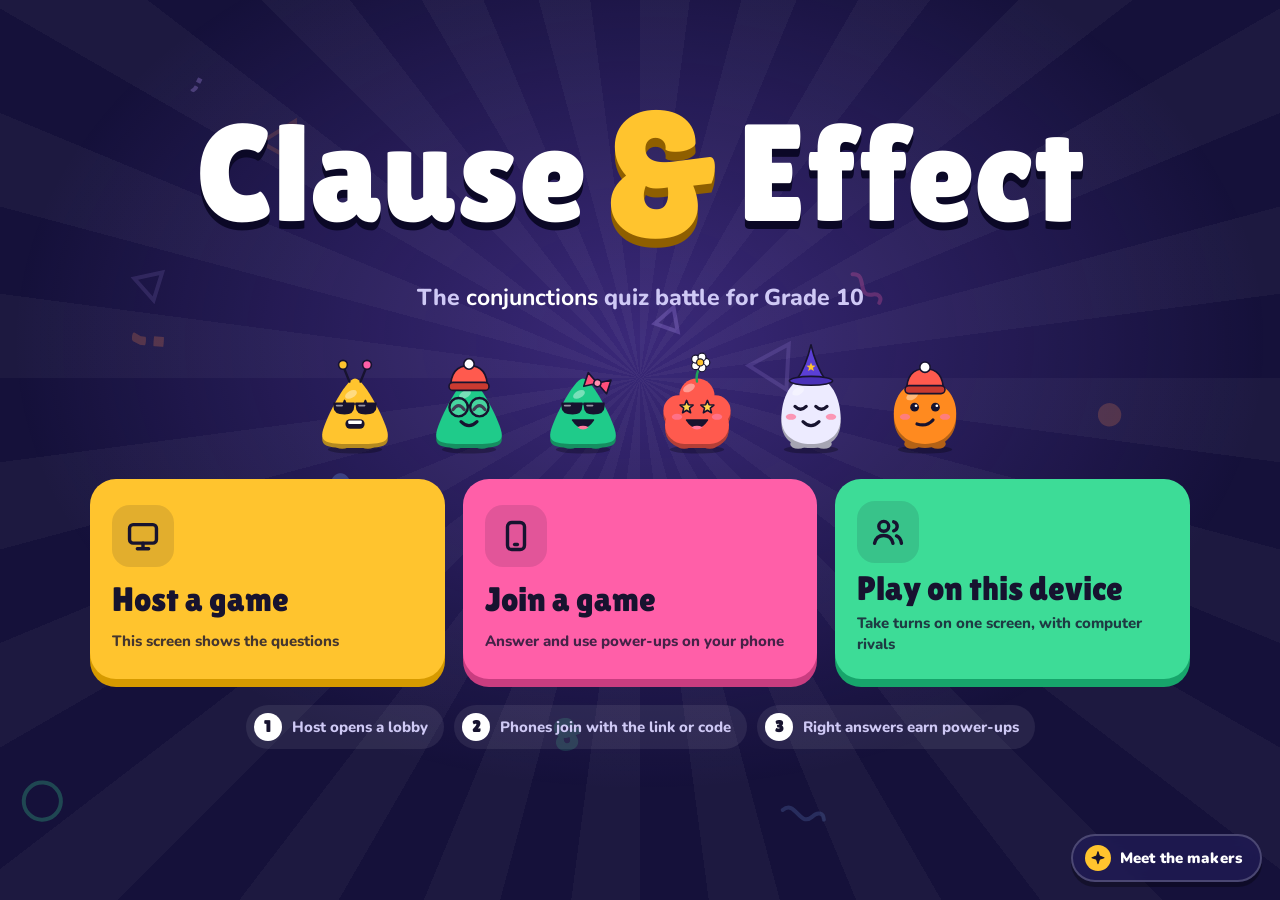
<file: index.html>
<!doctype html>
<html lang="en">
<head>
<meta charset="utf-8">
<meta name="viewport" content="width=device-width,initial-scale=1,viewport-fit=cover">
<style>:root{padding-top:env(safe-area-inset-top,0px);padding-bottom:env(safe-area-inset-bottom,0px)}[hidden]{display:none!important}img{max-width:100%}</style>
<link rel="manifest" href="manifest.webmanifest">
<meta name="theme-color" content="#15113A">
<link rel="icon" type="image/png" sizes="192x192" href="icons/icon-192.png">
<link rel="apple-touch-icon" href="icons/apple-touch-icon.png">
<meta name="mobile-web-app-capable" content="yes">
<meta name="apple-mobile-web-app-capable" content="yes">
<meta name="apple-mobile-web-app-title" content="Clause &amp; Effect">
<meta name="apple-mobile-web-app-status-bar-style" content="black-translucent">
<title>Clause &amp; Effect</title>
<meta name="description" content="A live conjunctions quiz battle for Grade 10: host on a big screen, join from phones, build a character and grab power-ups.">
<link rel="stylesheet" href="https://fonts.googleapis.com/css2?family=Lilita+One&amp;family=Pacifico&amp;family=Nunito:ital,wght@0,600;0,700;0,800;0,900;1,700;1,800&amp;display=swap">
<style>
:root{
  color-scheme: dark;
  --stage:#15113A; --stage-2:#211B55; --stage-3:#2D2572; --line:#3B3290; --deep:#0B0826;
  --text:#FFFFFF; --muted:#CFC9F5; --faint:#9D95D6;
  --ink:#17132F; --ink-2:#4B4670; --paper:#FFFFFF;
  --sun:#FFC42E; --sun-deep:#D69A00; --pink:#FF5FA8; --pink-deep:#C93D80; --mint:#3DDC97; --ice:#8BE6FF;
  --a:#D8293F; --b:#1F6FEB; --c:#FFC21A; --d:#0A7F4F;
  --good:#22D185; --bad:#FF5566;
  --font-display:'Lilita One','Arial Rounded MT Bold','Trebuchet MS',system-ui,sans-serif;
  --font-body:'Nunito','Segoe UI',system-ui,-apple-system,sans-serif;
}
*{box-sizing:border-box}
html,body{height:100%}
body{margin:0;background:var(--stage);color:var(--text);font-family:var(--font-body);font-weight:700;font-size:16px;line-height:1.4;-webkit-font-smoothing:antialiased;overflow-x:hidden;-webkit-tap-highlight-color:transparent}
button,input{font:inherit;color:inherit}
button{cursor:pointer}
h1,h2,h3{text-wrap:balance}
.sr{position:absolute;width:1px;height:1px;overflow:hidden;clip:rect(0 0 0 0);white-space:nowrap}

/* ---------- stage backdrop ---------- */
.bg-rays{position:fixed;left:50%;top:42%;width:280vmax;height:280vmax;margin:-140vmax 0 0 -140vmax;background:repeating-conic-gradient(rgba(255,255,255,.035) 0deg 7.5deg,rgba(255,255,255,0) 7.5deg 15deg);animation:spin 180s linear infinite;pointer-events:none;z-index:0}
.bg-glow{position:fixed;inset:0;background:radial-gradient(70vmax 50vmax at 50% 38%,rgba(139,92,255,.32),rgba(21,17,58,0) 70%);pointer-events:none;z-index:0}
#bgfx,#confetti{position:fixed;inset:0;width:100%;height:100%;pointer-events:none}
#bgfx{z-index:0}
#confetti{z-index:60}
#app{position:relative;z-index:1;min-height:100%;display:flex;flex-direction:column}
@keyframes spin{to{transform:rotate(360deg)}}
@keyframes bob{0%,100%{transform:translateY(0) rotate(-2deg)}50%{transform:translateY(-7px) rotate(2deg)}}
@keyframes pop{0%{transform:scale(.3);opacity:0}70%{transform:scale(1.12);opacity:1}100%{transform:scale(1)}}
@keyframes rise{from{transform:translateY(24px);opacity:0}to{transform:none;opacity:1}}
@keyframes wob{0%,100%{transform:rotate(-10deg)}50%{transform:rotate(8deg) scale(1.06)}}
@keyframes jump{0%,100%{transform:translateY(0)}30%{transform:translateY(-26px) rotate(-8deg)}60%{transform:translateY(0) rotate(4deg)}}
@keyframes shake{0%,100%{transform:none}20%{transform:translate(-6px,3px) skewX(4deg)}40%{transform:translate(5px,-4px) skewX(-6deg)}60%{transform:translate(-4px,2px)}80%{transform:translate(3px,-2px) skewX(3deg)}}
@keyframes pulse{0%,100%{transform:scale(1)}50%{transform:scale(1.06)}}
@keyframes countpop{0%{transform:scale(2.4);opacity:0}25%{transform:scale(1);opacity:1}85%{opacity:1}100%{transform:scale(.7);opacity:0}}
@keyframes flipin{from{transform:perspective(600px) rotateY(80deg);opacity:0}to{transform:none;opacity:1}}
@keyframes rgb{0%,100%{text-shadow:2px 0 #ff2d6f,-2px 0 #2de2ff}50%{text-shadow:-3px 1px #ff2d6f,3px -1px #2de2ff}}

/* ---------- shared bits ---------- */
.btn{font-family:var(--font-display);font-weight:400;font-size:22px;letter-spacing:.02em;border:0;border-radius:16px;padding:14px 26px;color:var(--ink);background:var(--sun);box-shadow:0 6px 0 var(--sun-deep);transition:transform .08s,box-shadow .08s,filter .15s;display:inline-flex;align-items:center;justify-content:center;gap:10px;min-height:52px}
.btn:hover{filter:brightness(1.06)}
.btn:active{transform:translateY(4px);box-shadow:0 2px 0 var(--sun-deep)}
.btn:disabled{opacity:.4;cursor:not-allowed;transform:none}
.btn.ghost{background:var(--stage-3);color:#fff;box-shadow:0 6px 0 #150F4A}
.btn.ghost:active{box-shadow:0 2px 0 #150F4A}
.btn.pink{background:var(--pink);box-shadow:0 6px 0 var(--pink-deep)}
.btn.xl{font-size:28px;padding:18px 34px;min-height:64px}
.btn.full{width:100%}
.btn svg{width:22px;height:22px;flex:none}
:focus-visible{outline:4px solid #fff;outline-offset:3px}
.icon-btn{width:44px;height:44px;border-radius:12px;border:0;background:rgba(255,255,255,.1);color:#fff;display:grid;place-items:center}
.icon-btn:hover{background:rgba(255,255,255,.18)}
.icon-btn svg{width:22px;height:22px}
.icon-btn.warn{background:rgba(255,85,102,.2)}
.icon-btn.warn.armed{background:var(--bad)}
.link-back{align-self:flex-start;border:0;background:none;color:var(--muted);font-weight:800;font-size:16px;padding:10px 0;display:inline-flex;gap:6px;align-items:center}
.link-back:hover{color:#fff}
.eyebrow{font-size:13px;letter-spacing:.14em;text-transform:uppercase;font-weight:900;color:var(--faint);margin:0}
.chip{display:inline-flex;align-items:center;gap:6px;border-radius:99px;padding:5px 12px;font-size:14px;font-weight:900;background:var(--cc,#fff);color:var(--ink);white-space:nowrap}
.blank{display:inline-block;width:3.2em;height:.2em;border-radius:4px;background:currentColor;vertical-align:.05em;margin:0 .15em;opacity:.9}
.av{display:block;width:100%;height:auto;overflow:visible}
.bob{animation:bob 2.6s ease-in-out infinite}
.toasts{position:fixed;top:calc(env(safe-area-inset-top,0px) + 14px);right:14px;left:14px;z-index:70;display:flex;flex-direction:column;align-items:flex-end;gap:8px;pointer-events:none}
.toast{background:#fff;color:var(--ink);border-radius:14px;padding:10px 16px;font-weight:900;box-shadow:0 6px 0 rgba(0,0,0,.25);display:flex;gap:10px;align-items:center;animation:rise .25s ease-out;max-width:min(420px,100%)}
.toast .ti{width:30px;height:30px;border-radius:9px;display:grid;place-items:center;flex:none;background:var(--tc,var(--sun))}
.toast .ti svg{width:18px;height:18px}
.netbar{position:fixed;left:50%;bottom:calc(env(safe-area-inset-bottom,0px) + 14px);transform:translateX(-50%);z-index:65;background:var(--bad);color:#fff;border-radius:99px;padding:8px 16px;font-weight:900;font-size:14px;box-shadow:0 5px 0 rgba(0,0,0,.3)}

/* ---------- logo ---------- */
.logo{font-family:var(--font-display);font-weight:400;line-height:.92;margin:0;display:flex;align-items:center;justify-content:center;flex-wrap:wrap;column-gap:.12em;font-size:clamp(54px,11vw,138px);color:#fff;text-shadow:0 .06em 0 var(--deep)}
.logo .amp{color:var(--sun);font-size:1.3em;display:inline-block;animation:wob 3.2s ease-in-out infinite;text-shadow:0 .05em 0 #8F5F00}
.mini-logo{font-family:var(--font-display);font-size:24px;letter-spacing:.01em;white-space:nowrap}
.mini-logo b{color:var(--sun);font-weight:400;margin:0 2px}

/* ---------- home ---------- */
.home{flex:1;display:flex;flex-direction:column;align-items:center;justify-content:center;gap:26px;padding-block:36px 96px;padding-inline:16px;text-align:center}
.tagline{margin:0;font-size:clamp(17px,2.3vw,23px);color:var(--muted);font-weight:800}
.tagline b{color:#fff}
.parade{display:flex;justify-content:center;gap:clamp(4px,1.5vw,18px);width:min(720px,100%)}
.parade .pa{width:clamp(52px,11vw,96px)}
.choices{display:grid;grid-template-columns:repeat(2,minmax(0,1fr));gap:18px;width:min(780px,100%)}
.choice{border:0;border-radius:26px;padding:22px 22px 24px;display:grid;grid-template-columns:auto 1fr;gap:4px 16px;align-items:center;text-align:left;color:var(--ink);box-shadow:0 8px 0 var(--sd);transition:transform .1s,box-shadow .1s}
.choice:active{transform:translateY(5px);box-shadow:0 3px 0 var(--sd)}
.choice .ci{grid-row:span 2;width:62px;height:62px;border-radius:18px;background:rgba(23,19,47,.12);display:grid;place-items:center}
.choice .ci svg{width:34px;height:34px}
.choice b{font-family:var(--font-display);font-weight:400;font-size:clamp(26px,3vw,34px);line-height:1}
.choice small{font-size:15px;font-weight:800;opacity:.8}
.choices.three{grid-template-columns:repeat(3,minmax(0,1fr));width:min(1100px,100%)}
.choices.one{grid-template-columns:minmax(0,1fr);width:min(520px,100%)}
.choices.three .choice{grid-template-columns:1fr;justify-items:start;gap:8px}
.choices.three .choice .ci{grid-row:auto}
.choice.c-local{background:var(--mint);--sd:#17A56B}
.choice.c-host{background:var(--sun);--sd:var(--sun-deep)}
.choice.c-join{background:var(--pink);--sd:var(--pink-deep)}
.how{list-style:none;margin:0;padding:0;display:flex;flex-wrap:wrap;justify-content:center;gap:10px;counter-reset:how}
.how li{counter-increment:how;background:rgba(255,255,255,.08);border-radius:99px;padding:8px 16px 8px 8px;font-weight:800;color:var(--muted);display:flex;align-items:center;gap:10px;font-size:15px}
.how li::before{content:counter(how);width:28px;height:28px;border-radius:50%;background:#fff;color:var(--ink);display:grid;place-items:center;font-family:var(--font-display);font-size:16px}
.netnote{display:inline-flex;align-items:center;gap:10px;font-size:14px;color:var(--faint);font-weight:800;max-width:640px;text-align:left}
.netnote .dot{width:10px;height:10px;border-radius:50%;background:var(--faint);flex:none}
.netnote.room .dot,.netnote.peer .dot{background:var(--good);box-shadow:0 0 0 4px rgba(34,209,133,.2)}
.netnote.local .dot{background:var(--sun)}

/* ---------- setup ---------- */
.screen{flex:1;display:flex;flex-direction:column;padding-inline:clamp(16px,3vw,44px)}
.setup{align-items:center;padding-block:18px 40px;gap:18px}
.setup > *{width:min(760px,100%)}
.setup-head{text-align:center;display:flex;flex-direction:column;gap:6px;align-items:center}
.setup-head h2{font-family:var(--font-display);font-weight:400;font-size:clamp(34px,5vw,52px);margin:0;line-height:1}
.setup-head p{margin:0;color:var(--muted)}
.panel{background:var(--stage-2);border:3px solid var(--line);border-radius:28px;padding:clamp(18px,3vw,30px);box-shadow:0 10px 0 rgba(0,0,0,.25)}
.setup-form{display:flex;flex-direction:column;gap:22px}
fieldset{border:0;margin:0;padding:0;display:flex;flex-direction:column;gap:10px;min-width:0}
legend{font-size:13px;letter-spacing:.14em;text-transform:uppercase;font-weight:900;color:var(--faint);padding:0;margin-bottom:10px}
.seg{display:flex;flex-wrap:wrap;gap:10px}
.seg label{position:relative}
.seg input,.chipset input,.switch input{position:absolute;opacity:0;width:1px;height:1px}
.seg span{display:inline-flex;align-items:center;justify-content:center;min-width:76px;min-height:48px;padding:0 18px;border-radius:14px;background:var(--stage-3);font-family:var(--font-display);font-size:22px;border:3px solid transparent}
.seg input:checked + span{background:#fff;color:var(--ink);border-color:var(--sun);box-shadow:0 4px 0 var(--sun-deep)}
.seg input:focus-visible + span,.chipset input:focus-visible + span,.switch input:focus-visible + .sw{outline:4px solid #fff;outline-offset:2px}
.chipset{display:flex;flex-wrap:wrap;gap:10px}
.chipset span{display:inline-flex;align-items:center;gap:8px;min-height:46px;padding:0 16px;border-radius:99px;background:var(--stage-3);border:3px solid var(--stage-3);font-weight:900;color:var(--muted)}
.chipset span::before{content:"";width:14px;height:14px;border-radius:50%;background:var(--cc);opacity:.45}
.chipset span em{font-style:normal;font-size:13px;opacity:.7}
.chipset input:checked + span{border-color:var(--cc);color:#fff;background:rgba(255,255,255,.06)}
.chipset input:checked + span::before{opacity:1}
.toggles{display:grid;grid-template-columns:repeat(2,minmax(0,1fr));gap:12px}
.switch{display:flex;align-items:center;gap:14px;background:var(--stage-3);border-radius:18px;padding:14px 16px;cursor:pointer}
.switch .sw{width:54px;height:32px;border-radius:99px;background:#15104A;position:relative;flex:none;transition:background .15s}
.switch .sw::after{content:"";position:absolute;left:4px;top:4px;width:24px;height:24px;border-radius:50%;background:#fff;transition:transform .15s}
.switch input:checked + .sw{background:var(--good)}
.switch input:checked + .sw::after{transform:translateX(22px)}
.switch b{display:block;font-weight:900}
.switch small{display:block;color:var(--faint);font-size:13px}
.form-err{color:var(--bad);font-weight:900;margin:0;min-height:1.4em}

/* ---------- host frame ---------- */
.host{min-height:100%;flex:1;display:flex;flex-direction:column}
.hbar{display:flex;align-items:center;justify-content:space-between;gap:12px;padding-block:14px;flex-wrap:wrap}
.hb-brand{display:flex;align-items:center;gap:14px;flex-wrap:wrap}
.code-chip{background:#fff;color:var(--ink);border-radius:12px;padding:6px 12px;font-weight:900;font-size:15px}
.code-chip b{font-family:var(--font-display);font-weight:400;font-size:20px;letter-spacing:.12em;margin-left:4px}
.hb-mid{flex:1;display:flex;justify-content:center;min-width:0}
.hb-tools{display:flex;gap:8px}
.qprog{display:flex;gap:5px;flex-wrap:wrap;justify-content:center;max-width:100%}
.qprog i{width:clamp(8px,1.4vw,18px);height:8px;border-radius:99px;background:rgba(255,255,255,.18)}
.qprog i.done{background:var(--sun)}
.qprog i.now{background:#fff;box-shadow:0 0 0 3px rgba(255,255,255,.25)}
.hfoot{display:flex;justify-content:flex-end;align-items:center;gap:14px;padding-block:16px 22px;flex-wrap:wrap}
.hfoot .spacer{flex:1}
.hfoot .hint{color:var(--faint);font-weight:800;font-size:14px}
.hfoot kbd{background:rgba(255,255,255,.12);border-radius:6px;padding:1px 7px;font-family:inherit;font-weight:900;color:#fff}

/* lobby */
.lobby{flex:1;display:grid;grid-template-columns:minmax(280px,380px) minmax(0,1fr);gap:clamp(16px,2.5vw,32px);align-items:start}
.join-card{background:var(--sun);color:var(--ink);border-radius:28px;padding:24px;display:flex;flex-direction:column;gap:14px;box-shadow:0 10px 0 var(--sun-deep);text-align:center}
.join-card .eyebrow{color:rgba(23,19,47,.65)}
.code-tiles{display:flex;justify-content:center;gap:10px}
.code-tiles span{width:clamp(54px,6vw,76px);aspect-ratio:4/5;max-width:100%;border-radius:16px;background:#fff;display:grid;place-items:center;font-family:var(--font-display);font-size:clamp(42px,5vw,62px);color:var(--ink);box-shadow:0 6px 0 rgba(23,19,47,.25);transform:rotate(var(--r))}
.join-how{font-weight:800;font-size:16px;line-height:1.45;display:flex;flex-direction:column;gap:6px}
.join-how .url{background:rgba(23,19,47,.1);border-radius:10px;padding:8px 10px;font-weight:900;word-break:break-all;font-size:15px}
.join-how .copy{align-self:center;border:0;border-radius:10px;background:var(--ink);color:#fff;font-weight:900;padding:8px 14px;min-height:40px}
.qr{background:#fff;border-radius:18px;padding:10px;align-self:center;width:min(220px,100%)}
.qr svg{display:block;width:100%;height:auto}
.lobby-players{display:flex;flex-direction:column;gap:14px;min-width:0}
.lp-head{display:flex;align-items:center;gap:14px;flex-wrap:wrap}
.lp-head h2{font-family:var(--font-display);font-weight:400;font-size:clamp(30px,3.6vw,44px);margin:0;line-height:1}
.net-chip{font-size:13px;font-weight:900;border-radius:99px;padding:6px 12px;background:rgba(255,255,255,.1);color:var(--muted)}
.pcloud{display:flex;flex-wrap:wrap;gap:14px 10px;align-content:flex-start;min-height:200px}
.pl{position:relative;width:108px;display:flex;flex-direction:column;align-items:center;gap:4px;animation:pop .45s cubic-bezier(.3,1.6,.5,1) both}
.pl .avw{width:88px}
.pl .avw.jump{animation:jump .7s ease-out}
.pl .nm{max-width:108px;background:#fff;color:var(--ink);border-radius:99px;padding:3px 10px;font-weight:900;font-size:14px;white-space:nowrap;overflow:hidden;text-overflow:ellipsis}
.pl.away{opacity:.45}
.pl .kick{position:absolute;top:0;right:4px;width:30px;height:30px;border-radius:50%;border:0;background:var(--bad);color:#fff;display:grid;place-items:center;opacity:0;transition:opacity .15s}
.pl:hover .kick,.pl .kick:focus-visible{opacity:1}
.pl .kick svg{width:14px;height:14px}
.botbadge{position:absolute;top:2px;left:6px;background:var(--ink);color:var(--mint);font-size:11px;font-weight:900;border-radius:6px;padding:1px 6px;letter-spacing:.05em}
.empty{border:3px dashed var(--line);border-radius:24px;padding:34px 20px;text-align:center;color:var(--faint);font-weight:800;display:flex;flex-direction:column;gap:6px;align-items:center;width:100%}
.empty b{color:#fff;font-size:20px}

/* intro */
.intro{flex:1;display:flex;flex-direction:column;align-items:center;justify-content:center;gap:18px;text-align:center}
.intro h2{font-family:var(--font-display);font-weight:400;font-size:clamp(56px,10vw,130px);line-height:.9;margin:0;animation:pop .5s cubic-bezier(.3,1.6,.5,1) both}
.intro .of{font-size:clamp(20px,2.5vw,28px);color:var(--muted);font-weight:900}
.countdown{width:clamp(110px,14vw,170px);aspect-ratio:1;max-width:100%;border-radius:50%;background:#fff;color:var(--ink);display:grid;place-items:center;font-family:var(--font-display);font-size:clamp(64px,8vw,100px);box-shadow:0 10px 0 rgba(0,0,0,.3)}
.countdown span{animation:countpop 1s ease-out both}
.countdown.still span{animation:pulse 1.2s ease-in-out infinite;display:grid;place-items:center}
.feed-col{display:flex;flex-direction:column;gap:8px;align-items:center;min-width:0}

/* question */
.hq{flex:1;display:flex;flex-direction:column;gap:clamp(12px,2vh,22px);min-height:0}
.hq-meta{display:flex;align-items:center;gap:12px;flex-wrap:wrap}
.hq-num{font-weight:900;color:var(--muted)}
.hq-card{background:#fff;color:var(--ink);border-radius:28px;padding:clamp(20px,3.2vw,40px);box-shadow:0 10px 0 rgba(0,0,0,.28);text-align:center;animation:rise .35s ease-out}
.hq-text{margin:0;font-family:var(--font-body);font-weight:900;font-size:clamp(26px,3.8vw,54px);line-height:1.18}
.hq-row{display:grid;grid-template-columns:auto minmax(0,1fr) auto;align-items:center;gap:18px}
.ring{position:relative;width:clamp(86px,9vw,120px);aspect-ratio:1;max-width:100%}
.ring svg{width:100%;height:100%;display:block}
.ring .trk{fill:none;stroke:rgba(255,255,255,.14);stroke-width:10}
.ring .arc{fill:none;stroke:var(--sun);stroke-width:10;stroke-linecap:round;transition:stroke .2s}
.ring.low .arc{stroke:var(--bad)}
.ring.low{animation:pulse .5s ease-in-out infinite}
.ring span{position:absolute;inset:0;display:grid;place-items:center;font-family:var(--font-display);font-size:clamp(34px,3.6vw,48px)}
.answered{text-align:center;display:flex;flex-direction:column;align-items:center;min-width:90px}
.answered b{font-family:var(--font-display);font-weight:400;font-size:clamp(40px,4vw,56px);line-height:1}
.answered span{color:var(--muted);font-weight:900;font-size:14px}
.feed{display:flex;flex-wrap:wrap;gap:8px;justify-content:center;min-height:40px}
.feed .fi{display:inline-flex;align-items:center;gap:8px;background:rgba(255,255,255,.1);border-radius:99px;padding:5px 12px 5px 5px;font-weight:900;font-size:15px;animation:pop .35s ease-out both}
.feed .fi i{width:28px;height:28px;border-radius:50%;display:grid;place-items:center;background:var(--pc);color:var(--ink)}
.feed .fi i svg{width:16px;height:16px}
.pp-banner{background:var(--sun);color:var(--ink);border-radius:16px;padding:10px 18px;font-weight:900;display:flex;gap:10px;align-items:center;justify-content:center;animation:pop .4s ease-out both}
.pp-banner svg{width:22px;height:22px}
.tiles{display:grid;grid-template-columns:repeat(2,minmax(0,1fr));gap:clamp(10px,1.4vw,18px)}
.tile{position:relative;display:flex;align-items:center;gap:16px;min-height:clamp(74px,11vh,120px);padding:14px 20px;border-radius:22px;color:#fff;font-weight:900;font-size:clamp(20px,2.5vw,34px);line-height:1.2;box-shadow:0 7px 0 rgba(0,0,0,.28);animation:rise .4s ease-out both;transition:opacity .3s,transform .3s,filter .3s}
.tiles.long .tile{font-size:clamp(17px,1.8vw,26px)}
.tile:nth-child(2){animation-delay:.06s}.tile:nth-child(3){animation-delay:.12s}.tile:nth-child(4){animation-delay:.18s}
.tile .let{flex:none;width:clamp(42px,4vw,56px);aspect-ratio:1;border-radius:14px;background:rgba(255,255,255,.22);display:grid;place-items:center;font-family:var(--font-display);font-weight:400;font-size:.95em}
.tile .tx{min-width:0;overflow-wrap:anywhere}
.t0{background:var(--a)}.t1{background:var(--b)}.t2{background:var(--c);color:var(--ink)}.t3{background:var(--d)}
.t2 .let{background:rgba(23,19,47,.14)}
.tile .cnt{margin-left:auto;display:flex;align-items:center;gap:8px;font-family:var(--font-display);font-weight:400;font-size:.95em;flex:none}
.tile.dim{opacity:.3;filter:saturate(.5);transform:scale(.97)}
.tile.right{transform:scale(1.03);box-shadow:0 0 0 5px #fff,0 9px 0 rgba(0,0,0,.3)}
.tile .ok{width:36px;height:36px;border-radius:50%;background:#fff;color:var(--d);display:grid;place-items:center}
.tile .ok svg{width:22px;height:22px}
.why{background:var(--stage-2);border:3px solid var(--line);border-radius:22px;padding:16px 20px;display:flex;gap:14px;align-items:flex-start;font-size:clamp(17px,1.8vw,22px);animation:rise .4s .2s ease-out both}
.why b{color:var(--sun)}
.why .wi{flex:none;width:40px;height:40px;border-radius:12px;background:var(--sun);color:var(--ink);display:grid;place-items:center}
.why .wi svg{width:22px;height:22px}
.score-line{font-weight:900;color:var(--muted);font-size:18px;text-align:center}
.score-line b{color:#fff}

/* board */
.boardwrap{flex:1;display:grid;grid-template-columns:minmax(0,1fr) minmax(220px,300px);gap:clamp(16px,2.5vw,32px);align-items:start}
.board-title{font-family:var(--font-display);font-weight:400;font-size:clamp(36px,4.6vw,60px);margin:0 0 14px;line-height:1}
.board{list-style:none;margin:0;padding:0;display:flex;flex-direction:column;gap:10px}
.row{display:grid;grid-template-columns:48px 60px minmax(0,1fr) auto auto;align-items:center;gap:14px;background:var(--stage-2);border:3px solid var(--line);border-radius:20px;padding:8px 18px 8px 10px;animation:rise .4s ease-out both}
.row.r1{border-color:#FFC42E;background:#2B2362}.row.r2{border-color:#C9D3E6}.row.r3{border-color:#E08A4B}
.row .rk{font-family:var(--font-display);font-size:30px;text-align:center}
.row .rav{width:56px}
.row .rn{font-weight:900;font-size:clamp(18px,1.8vw,24px);white-space:nowrap;overflow:hidden;text-overflow:ellipsis;display:flex;align-items:center;gap:8px;min-width:0}
.row .rn span{overflow:hidden;text-overflow:ellipsis}
.row .mv{font-size:13px;font-weight:900;color:var(--good);flex:none}
.row .mv.down{color:var(--bad)}
.row .gain{font-weight:900;color:var(--good);font-size:16px;white-space:nowrap}
.row .gain.neg{color:var(--bad)}
.row .sc{font-family:var(--font-display);font-size:clamp(24px,2.4vw,32px);font-variant-numeric:tabular-nums;min-width:90px;text-align:right}
.flame{display:inline-flex;align-items:center;gap:2px;color:#FF8A3D;font-weight:900;font-size:14px;flex:none}
.flame svg{width:16px;height:16px}
.side-card{background:var(--stage-2);border:3px solid var(--line);border-radius:24px;padding:20px;display:flex;flex-direction:column;gap:12px}
.side-card h3{margin:0;font-family:var(--font-display);font-weight:400;font-size:26px;line-height:1.1}
.side-card p{margin:0;color:var(--muted)}
.meter{height:14px;border-radius:99px;background:rgba(255,255,255,.1);overflow:hidden}
.meter i{display:block;height:100%;background:var(--good);border-radius:99px;transition:width .3s}
.pw-mini{display:flex;flex-wrap:wrap;gap:6px}
.pw-mini span{width:34px;height:34px;border-radius:10px;background:var(--pc);color:var(--ink);display:grid;place-items:center}
.pw-mini span svg{width:18px;height:18px}

/* podium */
.podium-wrap{flex:1;display:flex;flex-direction:column;align-items:center;gap:22px;padding-top:8px}
.podium-title{font-family:var(--font-display);font-weight:400;font-size:clamp(40px,6vw,76px);margin:0;line-height:1;text-align:center}
.podium{display:grid;grid-template-columns:repeat(3,minmax(0,1fr));align-items:end;gap:clamp(8px,2vw,24px);width:min(900px,100%)}
.pod{display:flex;flex-direction:column;align-items:center;gap:8px;opacity:0;transform:translateY(40px);transition:opacity .5s,transform .6s cubic-bezier(.3,1.4,.5,1)}
.pod.show{opacity:1;transform:none}
.pod .pav{width:min(120px,78%)}
.pod .crown{width:min(58px,40%);display:block;margin-bottom:-14px;animation:bob 2.4s ease-in-out infinite}
.pod .pname{font-weight:900;font-size:clamp(16px,2vw,24px);max-width:100%;overflow:hidden;text-overflow:ellipsis;white-space:nowrap}
.pod .pscore{font-family:var(--font-display);font-size:clamp(20px,2.4vw,30px);color:var(--sun);font-variant-numeric:tabular-nums}
.pod .block{width:100%;border-radius:20px 20px 0 0;display:grid;place-items:start center;padding-top:12px;font-family:var(--font-display);font-size:clamp(40px,6vw,76px);color:var(--ink);box-shadow:inset 0 -12px 0 rgba(0,0,0,.12)}
.pod.p1 .block{height:clamp(120px,19vh,200px);background:var(--sun)}
.pod.p2 .block{height:clamp(90px,13vh,146px);background:#DDE3F0}
.pod.p3 .block{height:clamp(64px,9vh,104px);background:#F09A5B}
.rest{display:flex;flex-wrap:wrap;gap:10px;justify-content:center;width:min(900px,100%)}
.rest span{background:var(--stage-2);border-radius:99px;padding:6px 14px;font-weight:900;color:var(--muted)}
.rest span b{color:#fff}
.stats{display:flex;gap:14px;flex-wrap:wrap;justify-content:center}
.stat{background:var(--stage-2);border:3px solid var(--line);border-radius:20px;padding:12px 18px;min-width:180px;text-align:center}
.stat b{display:block;font-family:var(--font-display);font-weight:400;font-size:32px;color:var(--sun)}
.stat span{color:var(--muted);font-weight:800;font-size:14px}

/* ---------- player ---------- */
.pwrap{width:min(560px,100%);margin:0 auto;flex:1;display:flex;flex-direction:column;gap:16px;padding-block:14px 26px;padding-inline:16px}
.ptop{display:flex;align-items:center;gap:10px;min-height:48px}
.ptop .me{display:flex;align-items:center;gap:8px;min-width:0;flex:1}
.ptop .me .avw{width:42px;flex:none}
.ptop .me b{white-space:nowrap;overflow:hidden;text-overflow:ellipsis}
.ptop .pts{font-family:var(--font-display);font-size:24px;font-variant-numeric:tabular-nums;background:rgba(255,255,255,.1);border-radius:12px;padding:4px 12px}
.center{flex:1;display:flex;flex-direction:column;align-items:center;justify-content:center;gap:16px;text-align:center}
.bigtitle{font-family:var(--font-display);font-weight:400;font-size:clamp(34px,9vw,52px);line-height:1;margin:0}
.sub{margin:0;color:var(--muted);font-weight:800}
.code-input{width:100%;text-align:center;font-family:var(--font-display);font-size:clamp(44px,13vw,64px);letter-spacing:.3em;text-indent:.3em;text-transform:uppercase;background:#fff;color:var(--ink);border:0;border-radius:22px;padding:14px 10px;box-shadow:0 7px 0 rgba(0,0,0,.28)}
.code-input::placeholder{color:#C8C3E3}
.text-input{width:100%;background:#fff;color:var(--ink);border:3px solid transparent;border-radius:16px;padding:12px 16px;font-size:20px;font-weight:900;min-height:56px}
.text-input:focus{border-color:var(--sun);outline:none}
.err{color:var(--bad);font-weight:900;margin:0;min-height:1.4em}
.spot{width:min(200px,52vw);aspect-ratio:1;max-width:100%;border-radius:50%;background:radial-gradient(circle at 50% 60%,rgba(255,255,255,.18),rgba(255,255,255,.04) 62%,transparent 63%);display:grid;place-items:center;margin:0 auto}
.spot .avw{width:78%}
.name-row{display:flex;gap:10px}
.name-row .text-input{flex:1;min-width:0}
.dice{flex:none;width:56px;height:56px;border-radius:16px;border:0;background:var(--pink);color:var(--ink);display:grid;place-items:center;box-shadow:0 5px 0 var(--pink-deep)}
.dice:active{transform:translateY(3px);box-shadow:0 2px 0 var(--pink-deep)}
.dice svg{width:28px;height:28px}
.tabs{display:flex;flex-wrap:wrap;gap:6px}
.tabs button{flex:none;border:0;border-radius:99px;padding:8px 14px;min-height:40px;background:rgba(255,255,255,.1);color:var(--muted);font-weight:900}
.tabs button[aria-selected="true"]{background:#fff;color:var(--ink)}
.opts{display:grid;grid-template-columns:repeat(auto-fill,minmax(68px,1fr));gap:8px}
.opt{border:3px solid transparent;background:var(--stage-2);border-radius:16px;padding:6px;aspect-ratio:1;display:grid;place-items:center;max-width:100%}
.opt[aria-pressed="true"]{border-color:var(--sun);background:var(--stage-3)}
.opt .avw{width:100%}
.opt.sw{padding:10px}
.opt.sw i{width:100%;height:100%;border-radius:50%;background:var(--sc);box-shadow:inset 0 -5px 0 rgba(0,0,0,.2)}
.opt .none{font-weight:900;color:var(--faint);font-size:13px}
.row-btns{display:flex;gap:10px}
.row-btns .btn{flex:1;font-size:20px;padding:12px 14px}
.tbar{height:14px;border-radius:99px;background:rgba(255,255,255,.12);overflow:hidden}
.tbar i{display:block;height:100%;width:100%;background:var(--sun);border-radius:99px;transform-origin:left center}
.tbar.low i{background:var(--bad)}
.frozen .tbar i{background:var(--ice)}
.frozen{box-shadow:inset 0 0 0 6px rgba(139,230,255,.5)}
.pq-text{margin:0;font-weight:900;font-size:clamp(21px,5.6vw,28px);line-height:1.22;text-align:center;background:#fff;color:var(--ink);border-radius:22px;padding:18px 16px;box-shadow:0 7px 0 rgba(0,0,0,.25)}
.answers{display:grid;grid-template-columns:repeat(2,minmax(0,1fr));gap:12px}
.answers.long{grid-template-columns:1fr}
.ans{min-height:96px;border:0;border-radius:20px;padding:12px 14px;color:#fff;font-weight:900;font-size:18px;line-height:1.25;display:flex;align-items:center;gap:12px;text-align:left;box-shadow:0 6px 0 rgba(0,0,0,.3);transition:transform .08s,box-shadow .08s,opacity .2s}
.answers.long .ans{min-height:70px}
.ans:active{transform:translateY(4px);box-shadow:0 2px 0 rgba(0,0,0,.3)}
.ans .let{flex:none;width:40px;height:40px;border-radius:12px;background:rgba(255,255,255,.22);display:grid;place-items:center;font-family:var(--font-display);font-weight:400;font-size:22px}
.ans.t2 .let{background:rgba(23,19,47,.14)}
.ans .ans-text{min-width:0;overflow-wrap:anywhere}
.ans:disabled{opacity:.22;filter:grayscale(.9);cursor:not-allowed;transform:none}
.ans:disabled .ans-text{text-decoration:line-through}
.banner{border-radius:16px;padding:10px 14px;font-weight:900;display:flex;align-items:center;gap:10px;justify-content:center;text-align:center}
.banner svg{width:22px;height:22px;flex:none}
.banner.good{background:var(--good);color:var(--ink)}
.banner.sun{background:var(--sun);color:var(--ink)}
.banner.ice{background:var(--ice);color:var(--ink)}
.pack{background:var(--stage-2);border:3px solid var(--line);border-radius:22px;padding:12px;display:flex;flex-direction:column;gap:10px}
.pack-head{display:flex;justify-content:space-between;align-items:center;gap:8px}
.pack-head b{font-family:var(--font-display);font-weight:400;font-size:20px}
.pack-head span{color:var(--faint);font-size:13px;font-weight:800}
.slots{display:grid;grid-template-columns:repeat(3,minmax(0,1fr));gap:8px}
.slot{border:0;border-radius:16px;min-height:78px;padding:8px 6px;background:var(--pc,transparent);color:var(--ink);display:flex;flex-direction:column;align-items:center;justify-content:center;gap:4px;font-weight:900;font-size:13px;line-height:1.1;text-align:center;box-shadow:0 5px 0 rgba(0,0,0,.28)}
.slot svg{width:28px;height:28px}
.slot.empty{background:transparent;border:3px dashed var(--line);box-shadow:none;color:var(--faint);font-weight:800}
.slot:disabled{opacity:.45;cursor:not-allowed}
.slot:not(:disabled):not(.empty):active{transform:translateY(3px);box-shadow:0 2px 0 rgba(0,0,0,.28)}
.active-pw{display:flex;align-items:center;gap:10px;justify-content:center;background:var(--pc);color:var(--ink);border-radius:14px;padding:8px 12px;font-weight:900}
.active-pw svg{width:20px;height:20px}
.verdict{font-family:var(--font-display);font-weight:400;font-size:clamp(46px,14vw,74px);line-height:1;margin:0;animation:pop .5s cubic-bezier(.3,1.6,.5,1) both}
.verdict.good{color:var(--good)}.verdict.bad{color:var(--bad)}.verdict.meh{color:var(--sun)}
.gainbig{font-family:var(--font-display);font-size:clamp(40px,11vw,60px);line-height:1}
.lines{width:100%;background:var(--stage-2);border-radius:18px;padding:12px 16px;display:flex;flex-direction:column;gap:6px}
.lines div{display:flex;justify-content:space-between;gap:10px;font-weight:800;color:var(--muted)}
.lines div b{color:#fff;font-variant-numeric:tabular-nums}
.earn{margin:0;display:inline-flex;align-items:center;gap:8px;border-radius:14px;padding:8px 14px;font-weight:900;font-size:16px}
.earn svg{width:22px;height:22px}
.earn.yes{background:var(--mint);color:var(--ink)}
.earn.no{background:rgba(255,255,255,.08);color:var(--muted)}
.link-label{font-size:13px;letter-spacing:.14em;text-transform:uppercase;font-weight:900;color:rgba(23,19,47,.65)}
.link-btns{display:flex;gap:8px;justify-content:center;flex-wrap:wrap}
.join-how .copy{display:inline-flex;align-items:center;gap:6px}
.join-how .copy svg{width:18px;height:18px}
.install-slot{display:flex;flex-direction:column;align-items:center;gap:6px;color:var(--faint);font-weight:800;font-size:14px;min-height:0}
.install-slot:empty{display:none}
.install-btn{border:0;border-radius:14px;padding:10px 18px;min-height:46px;background:#fff;color:var(--ink);font-weight:900;font-size:16px;display:inline-flex;align-items:center;gap:8px;box-shadow:0 5px 0 rgba(0,0,0,.3)}
.install-btn svg{width:20px;height:20px}
.ios-tip{display:inline-flex;align-items:center;gap:8px;background:rgba(255,255,255,.08);border-radius:14px;padding:8px 14px;color:var(--muted)}
.ios-tip svg{width:20px;height:20px;flex:none}
.streak-pill{display:inline-flex;align-items:center;gap:3px;border-radius:99px;padding:4px 10px;background:rgba(255,138,61,.18);color:#FFB27A;font-weight:900;font-size:16px;font-style:normal;flex:none;font-variant-numeric:tabular-nums}
.streak-pill svg{width:16px;height:16px}
.streak-pill.hot{background:#FF8A3D;color:var(--ink);animation:pulse 1.2s ease-in-out infinite}
.nm-row{display:flex!important;flex-direction:row!important;align-items:center;gap:8px;min-width:0}
.streak-banner{display:flex;align-items:center;gap:10px;background:#FF8A3D;color:var(--ink);border-radius:18px;padding:10px 16px;font-weight:800;font-size:17px;text-align:left;animation:pop .5s cubic-bezier(.3,1.6,.5,1) both}
.streak-banner b{font-family:var(--font-display);font-weight:400;font-size:22px;margin-right:4px}
.streak-banner svg{width:30px;height:30px;flex:none}
.streak-banner.saved{background:#FFB27A}
.streak-lost,.streak-start{display:flex;align-items:center;gap:8px;border-radius:14px;padding:8px 14px;font-weight:900;text-align:left}
.streak-lost{background:rgba(255,85,102,.16);color:#FF9AA5}
.streak-start{background:rgba(255,138,61,.12);color:#FFB27A}
.streak-lost svg,.streak-start svg{width:20px;height:20px;flex:none}
.streak-row{display:flex;flex-wrap:wrap;gap:8px;justify-content:center}
.sk{display:inline-flex;align-items:center;gap:6px;border-radius:99px;padding:3px 14px 3px 3px;font-weight:800;background:#FF8A3D;color:var(--ink);animation:pop .4s ease-out both}
.sk .avw{width:34px}
.sk svg{width:18px;height:18px}
.sk b{font-weight:900}
.sk.off{background:rgba(255,255,255,.08);color:var(--muted)}
.hq .sk{font-size:clamp(15px,1.5vw,19px);padding:4px 16px 4px 4px}
.hq .sk .avw{width:clamp(34px,3vw,44px)}
.hq .sk svg{width:22px;height:22px}
.review-cta{border:0;background:var(--sun);color:var(--ink);border-radius:20px;padding:14px 20px;display:flex;align-items:center;gap:14px;text-align:left;box-shadow:0 7px 0 var(--sun-deep);width:min(760px,100%);animation:pulse 1.8s ease-in-out infinite}
.review-cta:active{transform:translateY(4px);box-shadow:0 3px 0 var(--sun-deep)}
.review-cta svg{width:30px;height:30px;flex:none}
.review-cta span{flex:1;display:flex;flex-direction:column;font-weight:800;font-size:15px}
.review-cta b{font-family:var(--font-display);font-weight:400;font-size:clamp(22px,2.4vw,30px);line-height:1.1}
.review-screen{flex:1;display:flex;flex-direction:column;align-items:center;padding-top:6px}
.review-screen .review{width:min(1320px,100%)}
.review-screen .review h3{font-size:clamp(36px,4.6vw,60px)}
.review-screen .rv-list{display:grid;grid-template-columns:repeat(2,minmax(0,1fr));gap:14px}
.review-screen .rv-q{font-size:clamp(18px,1.7vw,24px)}
.review-screen .rv-why{font-size:clamp(15px,1.3vw,18px)}
.rv-list{display:flex;flex-direction:column;gap:12px}
.review-screen .rv-list{display:grid}
.final-head{display:flex;align-items:center;gap:14px;background:var(--stage-2);border:3px solid var(--line);border-radius:22px;padding:12px 14px}
.final-head .sub{margin:4px 0 0;text-align:left;font-size:15px}
.medal.sm{width:64px;font-size:32px;flex:none;box-shadow:0 5px 0 rgba(0,0,0,.3)}
.bigtitle.sm{font-size:clamp(26px,7vw,34px);text-align:left}
.dots{display:flex;gap:10px;justify-content:center}
.dots i{width:14px;height:14px;border-radius:50%;background:var(--sun);animation:bob 1s ease-in-out infinite}
.dots i:nth-child(2){animation-delay:.15s}.dots i:nth-child(3){animation-delay:.3s}
.short-link{font-size:14px;font-weight:800;background:rgba(23,19,47,.1);border-radius:10px;padding:6px 10px}
.room-note{margin:0;font-size:14px;font-weight:800;color:rgba(23,19,47,.75)}
.linkish{border:0;background:none;padding:0;color:var(--ink);font-weight:900;text-decoration:underline;cursor:pointer}
.review{width:min(900px,100%);display:flex;flex-direction:column;gap:12px;text-align:left}
.review h3{font-family:var(--font-display);font-weight:400;font-size:clamp(26px,3vw,36px);margin:0;text-align:center;line-height:1.1}
.review > .sub{text-align:center}
.rv{background:var(--stage-2);border:3px solid var(--line);border-radius:20px;padding:14px 16px;display:flex;flex-direction:column;gap:8px}
.rv-q{margin:0;font-weight:900;font-size:18px;color:#fff;line-height:1.35}
.rv-q .fill{color:var(--ink);background:var(--mint);border-radius:6px;padding:0 6px}
.rv-a{display:flex;flex-wrap:wrap;gap:8px}
.rv-a span{border-radius:10px;padding:4px 10px;font-weight:900;font-size:14px}
.rv-yours{background:rgba(255,85,102,.18);color:#FF9AA5}
.rv-right{background:rgba(34,209,133,.18);color:#6FE8B0}
.rv-why{margin:0;color:var(--muted);font-weight:700;font-size:15px;line-height:1.45}
.rv-why b{color:var(--sun)}
.rv-meta{margin:0;font-size:13px;color:var(--faint);font-weight:800}
.rv-who{display:flex;flex-wrap:wrap;gap:6px}
.rv-who span{display:inline-flex;align-items:center;gap:6px;background:rgba(255,255,255,.06);border-radius:99px;padding:2px 12px 2px 2px;font-size:13px;font-weight:800;color:var(--muted)}
.rv-who .avw{width:26px}
.rv-who b{color:#fff}
.rankpill{background:#fff;color:var(--ink);border-radius:99px;padding:8px 18px;font-weight:900;font-size:18px}
.cards{display:grid;gap:12px;width:100%}
.pw-card{border:3px solid var(--pc);background:var(--stage-2);border-radius:22px;padding:14px;display:grid;grid-template-columns:auto minmax(0,1fr);gap:4px 14px;align-items:center;text-align:left;color:#fff;animation:flipin .5s ease-out both;box-shadow:0 6px 0 rgba(0,0,0,.25)}
.pw-card:nth-child(2){animation-delay:.12s}.pw-card:nth-child(3){animation-delay:.24s}
.pw-card:active{transform:translateY(3px)}
.pw-card .ico{grid-row:span 3;width:64px;height:64px;border-radius:18px;background:var(--pc);color:var(--ink);display:grid;place-items:center}
.pw-card .ico svg{width:36px;height:36px}
.pw-card b{font-family:var(--font-display);font-weight:400;font-size:22px;line-height:1.05}
.pw-card small{color:var(--muted);font-weight:800;font-size:14px;line-height:1.3}
.rar{justify-self:start;font-size:11px;font-weight:900;letter-spacing:.1em;text-transform:uppercase;border-radius:6px;padding:2px 7px;color:var(--ink)}
.rar.common{background:var(--mint)}.rar.rare{background:#7FB2FF}.rar.epic{background:var(--sun)}
.medal{width:120px;aspect-ratio:1;border-radius:50%;display:grid;place-items:center;font-family:var(--font-display);font-size:56px;color:var(--ink);background:var(--mc,#fff);box-shadow:0 8px 0 rgba(0,0,0,.3)}
.sheet-back{position:fixed;inset:0;background:rgba(8,5,30,.6);z-index:80}
.sheet{position:fixed;left:0;right:0;bottom:0;margin:0 auto;width:min(560px,100%);z-index:81;background:var(--stage-2);border:3px solid var(--line);border-bottom:0;border-radius:28px 28px 0 0;padding:22px 18px calc(22px + env(safe-area-inset-bottom,0px));display:flex;flex-direction:column;gap:14px;animation:rise .25s ease-out}
.sheet .pw-card{animation:none;box-shadow:none}
.wave-btn{border:0;background:rgba(255,255,255,.1);color:#fff;border-radius:99px;padding:10px 20px;font-weight:900;min-height:44px}

/* glitch */
body.glitching #app{animation:shake .25s linear infinite}
body.glitching .tile .tx,body.glitching .hq-text,body.glitching .ans-text,body.glitching .pq-text{animation:rgb .18s steps(2) infinite}
body.glitching .tiles,body.glitching .answers{filter:hue-rotate(80deg) contrast(1.2)}
.host.shake{animation:shake .3s linear 2}

/* ---------- single-device game ---------- */
.play-btn{font-size:clamp(28px,4vw,40px);padding:20px 56px;min-height:78px;border-radius:22px}
.sub.small{font-size:14px;color:var(--faint)}
.setup.wide > *{width:min(1120px,100%)}
.setup.wide .start-btn{width:auto;align-self:center;min-width:min(420px,100%)}
.setup-grid{display:grid;grid-template-columns:minmax(0,1fr) minmax(0,1.15fr);gap:20px;align-items:start}
.roster-panel{display:flex;flex-direction:column;gap:20px}
.roster{display:flex;flex-direction:column;gap:10px}
.rrow{display:grid;grid-template-columns:72px minmax(0,1fr) auto auto;align-items:center;gap:12px;background:var(--stage-3);border-radius:20px;padding:8px 12px 8px 8px}
.rav-btn{border:0;background:rgba(255,255,255,.06);border-radius:16px;padding:4px;width:72px}
.rav-btn .avw{width:100%}
.rinfo{display:flex;flex-direction:column;min-width:0}
.rinfo b{font-size:20px;font-weight:900;white-space:nowrap;overflow:hidden;text-overflow:ellipsis}
.rinfo span{font-size:13px;color:var(--faint);font-weight:800}
.btn.sm{font-size:17px;padding:8px 14px;min-height:44px;border-radius:12px;box-shadow:0 4px 0 #150F4A}
.add-player{border:3px dashed var(--line);background:none;border-radius:20px;min-height:64px;font-weight:900;font-size:18px;color:var(--muted)}
.add-player:hover{border-color:var(--sun);color:#fff}
.hint-line{margin:0;color:var(--faint);font-size:14px;font-weight:800}
.turn-head{display:grid;grid-template-columns:minmax(0,1fr) auto minmax(0,1fr);align-items:center;gap:16px}
.who{display:flex;align-items:center;gap:12px;min-width:0}
.who .avw{width:clamp(52px,5vw,68px);flex:none}
.who div{display:flex;flex-direction:column;min-width:0}
.who b{font-family:var(--font-display);font-weight:400;font-size:clamp(24px,2.6vw,34px);line-height:1;white-space:nowrap;overflow:hidden;text-overflow:ellipsis}
.who span{color:var(--muted);font-weight:900;font-size:14px;text-transform:uppercase;letter-spacing:.08em}
.who.big{justify-content:center}
.who.big .avw{width:clamp(70px,8vw,96px)}
.who-score{justify-self:end;text-align:right;display:flex;flex-direction:column}
.who-score b{font-family:var(--font-display);font-weight:400;font-size:clamp(28px,3vw,40px);line-height:1;font-variant-numeric:tabular-nums}
.who-score span{color:var(--muted);font-weight:900;font-size:13px}
.ring .arc{transition:stroke-dashoffset .1s linear,stroke .2s}
.ring.frozen .arc{stroke:var(--ice)}
.turn.frozen .hq-card{box-shadow:0 0 0 5px var(--ice),0 10px 0 rgba(0,0,0,.28)}
button.tile{border:0;width:100%;text-align:left;cursor:pointer;font-family:inherit;transition:transform .1s,filter .15s,opacity .2s,box-shadow .1s}
button.tile:hover:not(:disabled){filter:brightness(1.08);transform:translateY(-2px)}
button.tile:active:not(:disabled){transform:translateY(4px);box-shadow:0 3px 0 rgba(0,0,0,.28)}
button.tile:disabled{opacity:.22;filter:grayscale(.85);cursor:not-allowed;animation:none}
button.tile:disabled .tx{text-decoration:line-through}
.locked-tile{width:min(620px,100%);animation:pop .4s ease-out both}
.handoff .spot{width:min(220px,50vw)}
.tail{margin-left:auto;display:flex;align-items:center;gap:10px;flex:none}
.pickers{display:flex;flex-wrap:wrap;gap:2px;justify-content:flex-end;max-width:180px}
.pk{width:clamp(30px,2.6vw,40px);display:block}
.pk .av{filter:drop-shadow(0 2px 0 rgba(0,0,0,.25))}
.res-list{display:flex;flex-wrap:wrap;gap:10px;justify-content:center}
.res{display:flex;align-items:center;gap:8px;background:var(--stage-2);border:3px solid var(--line);border-radius:99px;padding:3px 14px 3px 4px;font-weight:900}
.res .avw{width:34px}
.res b{font-variant-numeric:tabular-nums}
.res.good{border-color:var(--good)}.res.good b{color:var(--good)}
.res.bad b{color:var(--muted)}
.res em,.cpu{font-style:normal;font-size:11px;font-weight:900;letter-spacing:.06em;background:var(--ink);color:var(--mint);border-radius:6px;padding:1px 6px}
.draft{flex:1;display:flex;flex-direction:column;align-items:center;gap:16px;text-align:center;padding-top:8px}
.cards.three{grid-template-columns:repeat(3,minmax(0,1fr));width:min(1000px,100%)}
.cards.three .pw-card{grid-template-columns:1fr;justify-items:center;text-align:center;padding:22px 16px}
.cards.three .pw-card .ico{grid-row:auto;width:84px;height:84px}
.cards.three .pw-card .ico svg{width:46px;height:46px}
.cards.three .pw-card .rar{justify-self:center}
.cards.three .pw-card b{font-size:26px}
.cards.three .pw-card:hover{border-color:#fff;transform:translateY(-3px)}
.stat.pstat{display:flex;align-items:center;gap:12px;text-align:left}
.stat.pstat .avw{width:48px;flex:none}
.stat.pstat b{font-family:var(--font-body);font-weight:900;font-size:18px;color:#fff}
@media (max-width:900px){
  .review-screen .rv-list{grid-template-columns:1fr}
  .choices.three{grid-template-columns:1fr}
  .choices.three .choice{grid-template-columns:auto 1fr;gap:4px 16px}
  .choices.three .choice .ci{grid-row:span 2}
  .setup-grid{grid-template-columns:1fr}
  .cards.three{grid-template-columns:1fr}
  .cards.three .pw-card{grid-template-columns:auto minmax(0,1fr);justify-items:start;text-align:left;padding:14px}
  .cards.three .pw-card .ico{grid-row:span 3;width:64px;height:64px}
  .cards.three .pw-card .ico svg{width:36px;height:36px}
  .cards.three .pw-card .rar{justify-self:start}
  .cards.three .pw-card b{font-size:22px}
  .lobby,.boardwrap{grid-template-columns:1fr}
  .hq-row{grid-template-columns:auto minmax(0,1fr) auto}
}
@media (max-width:620px){
  .turn-head{grid-template-columns:minmax(0,1fr) auto}
  .turn-head .who-score{display:none}
  .rrow{grid-template-columns:60px minmax(0,1fr) auto auto;gap:8px}
  .rav-btn{width:60px}
  .pickers{max-width:110px}
  .choices,.toggles{grid-template-columns:1fr}
  .tiles{grid-template-columns:1fr}
  .row{grid-template-columns:34px 44px minmax(0,1fr) auto;padding:6px 12px 6px 8px;gap:10px}
  .row .rav{width:42px}
  .row .gain{display:none}
  .row .rk{font-size:22px}
  .hfoot{justify-content:stretch}
  .hfoot .btn{flex:1}
  .hfoot .hint,.hfoot .spacer{display:none}
  .stat{min-width:140px}
}
/* ---------- the makers ---------- */
.makers-btn{position:fixed;right:calc(env(safe-area-inset-right,0px) + 18px);bottom:calc(env(safe-area-inset-bottom,0px) + 18px);z-index:40;display:inline-flex;align-items:center;gap:9px;min-height:48px;padding:8px 18px 8px 12px;border-radius:99px;border:2px solid rgba(255,255,255,.2);background:rgba(33,27,85,.78);-webkit-backdrop-filter:blur(8px);backdrop-filter:blur(8px);color:#fff;font-family:var(--font-body);font-weight:900;font-size:15px;letter-spacing:.01em;cursor:pointer;box-shadow:0 5px 0 rgba(0,0,0,.3);transition:transform .15s,background .2s,border-color .2s,box-shadow .15s;animation:mkBtnIn .7s .6s cubic-bezier(.2,1.4,.4,1) both}
.makers-btn:hover{transform:translateY(-2px);background:rgba(45,37,114,.92);border-color:rgba(255,196,46,.7)}
.makers-btn:active{transform:translateY(3px);box-shadow:0 2px 0 rgba(0,0,0,.3)}
.makers-btn:focus-visible{outline:3px solid var(--sun);outline-offset:3px}
.makers-btn .spark{width:26px;height:26px;border-radius:50%;background:var(--sun);color:var(--ink);display:grid;place-items:center;flex:none;animation:twinkle 2.6s ease-in-out infinite}
.makers-btn .spark svg{width:16px;height:16px}
@keyframes mkBtnIn{from{opacity:0;transform:translateY(24px) scale(.8)}to{opacity:1;transform:none}}
@keyframes twinkle{0%,100%{transform:rotate(0) scale(1)}50%{transform:rotate(25deg) scale(1.15)}}
.makers-wrap{position:fixed;inset:0;z-index:90;display:grid;place-items:center;padding:16px}
.makers-back{position:absolute;inset:0;background:rgba(8,5,30,.64);-webkit-backdrop-filter:blur(7px);backdrop-filter:blur(7px);animation:mkFade .35s ease both}
.makers-card{position:relative;width:min(640px,100%);max-height:calc(100vh - 32px);max-height:calc(100dvh - 32px);overflow:auto;overscroll-behavior:contain;background:linear-gradient(160deg,var(--stage-3) 0%,var(--stage-2) 55%,#1A1548 100%);border:3px solid var(--line);border-radius:30px;padding:30px 22px 22px;box-shadow:0 30px 80px rgba(0,0,0,.5),0 10px 0 rgba(0,0,0,.25);text-align:center;transform-origin:var(--ox,100%) var(--oy,100%);animation:mkPop .6s cubic-bezier(.2,1.2,.35,1) both}
.makers-wrap.closing .makers-back{animation:mkFadeOut .3s ease both}
.makers-wrap.closing .makers-card{animation:mkOut .3s cubic-bezier(.5,0,.8,.4) both}
@keyframes mkFade{from{opacity:0}to{opacity:1}}
@keyframes mkFadeOut{from{opacity:1}to{opacity:0}}
@keyframes mkPop{0%{opacity:0;transform:scale(.3)}45%{opacity:1}100%{opacity:1;transform:none}}
@keyframes mkOut{from{opacity:1;transform:none}to{opacity:0;transform:scale(.3)}}
.makers-x{position:absolute;top:14px;right:14px;width:44px;height:44px;border-radius:50%;border:0;background:rgba(255,255,255,.1);color:#fff;display:grid;place-items:center;cursor:pointer;transition:background .2s,transform .2s}
.makers-x:hover{background:rgba(255,255,255,.2);transform:rotate(90deg)}
.makers-x:focus-visible{outline:3px solid var(--sun);outline-offset:2px}
.makers-x svg{width:22px;height:22px}
.mk-eyebrow{margin:0;font-size:13px;letter-spacing:.16em;text-transform:uppercase;font-weight:900;color:var(--sun);display:inline-flex;align-items:center;gap:7px}
.mk-eyebrow svg{width:16px;height:16px;color:var(--pink)}
.makers-card h2{font-family:var(--font-display);font-weight:400;font-size:clamp(36px,7vw,52px);margin:6px 0 4px;line-height:1}
.mk-sub{margin:0 0 22px;color:var(--muted);font-size:16px}
.mk-grid{list-style:none;margin:0;padding:0;display:grid;grid-template-columns:repeat(2,minmax(0,1fr));gap:12px}
.mk{display:flex;align-items:center;gap:12px;padding:10px 16px 10px 10px;border-radius:22px;background:rgba(255,255,255,.07);border:2px solid rgba(255,255,255,.12);border-color:color-mix(in srgb,var(--mc) 50%,transparent);text-align:left;min-width:0;animation:mkIn .55s cubic-bezier(.2,1.35,.4,1) both;animation-delay:calc(.2s + var(--i) * .08s)}
.mk-av{flex:none;width:60px;height:60px;border-radius:18px;background:color-mix(in srgb,var(--mc) 22%,transparent);display:grid;place-items:end center;padding:4px 6px 0;overflow:hidden}
.mk-av .av{width:100%}
.mk-name{font-family:'Pacifico','Lilita One',cursive;font-weight:400;font-size:clamp(20px,2.6vw,24px);line-height:1.45;padding-bottom:2px;color:var(--mc);text-shadow:0 3px 0 rgba(0,0,0,.28);min-width:0;overflow-wrap:anywhere}
@keyframes mkIn{from{opacity:0;transform:translateY(18px) scale(.88)}to{opacity:1;transform:none}}
.mk-foot{margin:20px 0 0;color:var(--faint);font-size:14px;font-weight:800}
body.makers-open{overflow:hidden}
body.makers-open #confetti{z-index:95}
@media (max-width:560px){
  .mk-grid{grid-template-columns:1fr;gap:8px}
  .makers-card{padding:24px 14px 16px;border-radius:26px}
  .makers-card h2{font-size:34px;margin-top:4px}
  .mk-sub{margin-bottom:16px;font-size:15px}
  .mk{padding:6px 14px 6px 6px;gap:12px;border-radius:18px}
  .mk-av{width:48px;height:48px;border-radius:14px;padding:3px 5px 0}
  .mk-name{font-size:21px}
  .mk-foot{margin-top:14px}
  .makers-x{top:10px;right:10px}
  .makers-btn{position:absolute;z-index:5;font-size:14px;padding:6px 16px 6px 10px;min-height:44px;right:calc(env(safe-area-inset-right,0px) + 16px);bottom:calc(env(safe-area-inset-bottom,0px) + 22px)}
}
@media (prefers-reduced-motion:reduce){
  .bg-rays,.logo .amp,.bob,.ring.low{animation:none}
  *,*::before,*::after{animation-duration:.01ms!important;animation-iteration-count:1!important;transition-duration:.01ms!important}
}
</style>

</head>
<body>
<div class="bg-glow" aria-hidden="true"></div>
<div class="bg-rays" aria-hidden="true"></div>
<canvas id="bgfx" aria-hidden="true"></canvas>
<div id="app"></div>
<div class="toasts" id="toasts" aria-live="polite"></div>
<canvas id="confetti" aria-hidden="true"></canvas>

<script>
'use strict';
/* =========================================================
   Clause & Effect — a live conjunctions quiz
   ========================================================= */
const $ = (s, r = document) => r.querySelector(s);
const $$ = (s, r = document) => [...r.querySelectorAll(s)];
const esc = s => String(s == null ? '' : s).replace(/[&<>"']/g, c => ({'&':'&amp;','<':'&lt;','>':'&gt;','"':'&quot;',"'":'&#39;'}[c]));
const rnd = (a, b) => a + Math.random() * (b - a);
const ri = n => Math.floor(Math.random() * n);
const pick = a => a[ri(a.length)];
const shuffle = a => { a = a.slice(); for (let i = a.length - 1; i > 0; i--) { const j = ri(i + 1); [a[i], a[j]] = [a[j], a[i]]; } return a; };
const clamp = (v, a, b) => Math.max(a, Math.min(b, v));
const uid = () => Math.random().toString(36).slice(2, 10) + Date.now().toString(36).slice(-4);
const mkStore = name => ({
  get(k) { try { return JSON.parse(window[name].getItem(k)); } catch (e) { return null; } },
  set(k, v) { try { window[name].setItem(k, JSON.stringify(v)); } catch (e) {} }
});
const store = mkStore('localStorage'), tabStore = mkStore('sessionStorage');
const app = document.getElementById('app');
const ordinal = n => { const s = ['th','st','nd','rd'], v = n % 100; return n + (s[(v - 20) % 10] || s[v] || s[0]); };
const fmtQ = t => esc(t).replace(/___/g, '<span class="blank" role="img" aria-label="blank"></span>');
const fmtN = n => Math.round(n).toLocaleString('en-US');
function loadScript(src, ms = 8000) {
  return new Promise((res, rej) => {
    const s = document.createElement('script'); s.src = src; s.async = true;
    const t = setTimeout(() => rej(new Error('timeout')), ms);
    s.onload = () => { clearTimeout(t); res(); };
    s.onerror = () => { clearTimeout(t); rej(new Error('load failed')); };
    document.head.appendChild(s);
  });
}
function vibrate(p) { try { navigator.vibrate && navigator.vibrate(p); } catch (e) {} }
let wakeLock = null;
async function keepAwake() { try { const fp = document.permissionsPolicy || document.featurePolicy; if (fp && fp.allowsFeature && !fp.allowsFeature('screen-wake-lock')) return; if ('wakeLock' in navigator && !wakeLock) { wakeLock = await navigator.wakeLock.request('screen'); wakeLock.addEventListener('release', () => { wakeLock = null; }); } } catch (e) {} }
document.addEventListener('visibilitychange', () => { if (document.visibilityState === 'visible' && typeof Game !== 'undefined' && (!['home', 'setup', 'edit', 'off'].includes(Game.phase) || Host.active || Player.active)) keepAwake(); });

/* ---------------- icons ---------------- */
const I = (p, extra = '') => `<svg viewBox="0 0 24 24" fill="none" stroke="currentColor" stroke-width="2.4" stroke-linecap="round" stroke-linejoin="round" aria-hidden="true" ${extra}>${p}</svg>`;
const ICON = {
  screen: I('<rect x="2.5" y="4" width="19" height="13" rx="2.5"/><path d="M8 21h8M12 17v4"/>'),
  phone: I('<rect x="6" y="2.5" width="12" height="19" rx="3"/><path d="M11 18h2"/>'),
  play: I('<path d="M7 4.5v15l12-7.5z" fill="currentColor"/>'),
  next: I('<path d="M5 12h13M13 6l6 6-6 6"/>'),
  skip: I('<path d="M5 5l9 7-9 7z" fill="currentColor"/><path d="M19 5v14"/>'),
  check: I('<path d="M4.5 12.5l5 5L19.5 7"/>'),
  x: I('<path d="M6 6l12 12M18 6L6 18"/>'),
  sparkle: I('<path d="M12 2.5l2.2 6.6 6.8 2.4-6.8 2.4L12 20.5l-2.2-6.6-6.8-2.4 6.8-2.4z" fill="currentColor" stroke-width="1.6"/>'),
  heart: I('<path d="M12 20s-7.5-4.6-7.5-10A4.3 4.3 0 0 1 12 7.4 4.3 4.3 0 0 1 19.5 10c0 5.4-7.5 10-7.5 10z" fill="currentColor" stroke-width="1.6"/>'),
  back: I('<path d="M19 12H5M11 6l-6 6 6 6"/>'),
  soundOn: I('<path d="M4 9v6h4l5 4V5L8 9z" fill="currentColor"/><path d="M16.5 8.5a5 5 0 0 1 0 7M19 6a8.5 8.5 0 0 1 0 12"/>'),
  soundOff: I('<path d="M4 9v6h4l5 4V5L8 9z" fill="currentColor"/><path d="M17 9.5l5 5M22 9.5l-5 5"/>'),
  full: I('<path d="M4 9V4h5M20 9V4h-5M4 15v5h5M20 15v5h-5"/>'),
  stop: I('<rect x="6" y="6" width="12" height="12" rx="2" fill="currentColor"/>'),
  dice: I('<rect x="3.5" y="3.5" width="17" height="17" rx="4"/><circle cx="8.5" cy="8.5" r="1.3" fill="currentColor"/><circle cx="15.5" cy="15.5" r="1.3" fill="currentColor"/><circle cx="15.5" cy="8.5" r="1.3" fill="currentColor"/><circle cx="8.5" cy="15.5" r="1.3" fill="currentColor"/><circle cx="12" cy="12" r="1.3" fill="currentColor"/>'),
  bulb: I('<path d="M9 18h6M10 21h4"/><path d="M12 3a6 6 0 0 0-3.5 10.9c.6.5 1 1.2 1 2.1h5c0-.9.4-1.6 1-2.1A6 6 0 0 0 12 3z"/>'),
  flame: I('<path d="M12 22c4 0 7-3 7-7 0-4.5-3.5-6.5-4.5-10.5-2 2-3 4-3 6.3-1.2-.8-2-2.2-2.2-3.8C6.7 9.4 5 11.8 5 15c0 4 3 7 7 7z" fill="currentColor" stroke="none"/>'),
  hand: I('<path d="M8 13V5.5a1.5 1.5 0 0 1 3 0V11M11 10.5V4a1.5 1.5 0 0 1 3 0v7M14 10.5V5.5a1.5 1.5 0 0 1 3 0V13c0 4.5-2.5 8-6.5 8S5 18 4.5 15.5L3.8 12a1.4 1.4 0 0 1 2.5-1L8 13"/>'),
  users: I('<circle cx="9" cy="8" r="3.5"/><path d="M2.5 20c.8-3.6 3.3-5.5 6.5-5.5s5.7 1.9 6.5 5.5"/><path d="M16 4.8a3.3 3.3 0 0 1 0 6.4M18 14.8c1.9.7 3 2.4 3.5 5.2"/>'),
  share: I('<path d="M12 3v12M7.5 7.5L12 3l4.5 4.5"/><path d="M5 12v7a2 2 0 0 0 2 2h10a2 2 0 0 0 2-2v-7"/>'),
  install: I('<path d="M12 3v12M7 10l5 5 5-5"/><path d="M4 17v2a2 2 0 0 0 2 2h12a2 2 0 0 0 2-2v-2"/>'),
  copy: I('<rect x="8" y="8" width="12" height="12" rx="2.5"/><path d="M16 8V6a2 2 0 0 0-2-2H6a2 2 0 0 0-2 2v8a2 2 0 0 0 2 2h2"/>'),
  bot: I('<rect x="4" y="8" width="16" height="12" rx="3"/><path d="M12 4v4M9 13h.01M15 13h.01M9.5 17h5"/>'),
};

/* ---------------- content ---------------- */
const CATS = {
  coord: { name: 'Coordinating', color: '#FF8A4C' },
  sub:   { name: 'Subordinating', color: '#7FB2FF' },
  corr:  { name: 'Correlative', color: '#B99BFF' },
  adv:   { name: 'Conjunctive adverbs', color: '#3DDC97' },
  punc:  { name: 'Punctuation', color: '#FFC42E' },
  look:  { name: 'Look-alikes', color: '#FF8CC0' },
};
const catChip = k => `<span class="chip" style="--cc:${CATS[k].color}">${esc(CATS[k].name)}</span>`;

const QUESTIONS = [
  {id:'c1',cat:'coord',q:'I wanted to go out, ___ it was raining.',o:['but','so','or','for'],a:0,why:'"But" joins two ideas that contrast: wanting to go out and the rain.'},
  {id:'c2',cat:'coord',q:'She was hungry, ___ she made a sandwich.',o:['so','but','nor','yet'],a:0,why:'"So" introduces a result: she was hungry, so she made food.'},
  {id:'c3',cat:'coord',q:'Would you like tea ___ coffee?',o:['or','nor','yet','so'],a:0,why:'"Or" offers a choice between two things.'},
  {id:'c4',cat:'coord',q:"He doesn't eat meat, ___ does he eat fish.",o:['nor','for','but','so'],a:0,why:'"Nor" adds a second negative idea. Notice the word order after it: "nor does he".'},
  {id:'c5',cat:'coord',q:'The test was hard, ___ everyone passed.',o:['yet','so','for','or'],a:0,why:'"Yet" means "but" and shows a surprising contrast.'},
  {id:'c6',cat:'coord',q:'We stayed at home, ___ we were very tired.',o:['for','so','nor','or'],a:0,why:'As a conjunction, "for" means "because". It is formal and comes after a comma.'},
  {id:'c7',cat:'coord',q:'Which word is NOT one of the FANBOYS?',o:['because','nor','yet','so'],a:0,why:'FANBOYS = for, and, nor, but, or, yet, so. "Because" is a subordinating conjunction.'},
  {id:'s1',cat:'sub',q:'___ it was raining, we played football.',o:['Although','Because','Unless','So that'],a:0,why:'"Although" shows contrast: the rain didn’t stop the game.'},
  {id:'s2',cat:'sub',q:"I'll call you ___ I arrive at the airport.",o:['as soon as','although','unless','whereas'],a:0,why:'"As soon as" is a time conjunction: the call comes right after you arrive.'},
  {id:'s3',cat:'sub',q:"You won't pass ___ you study.",o:['unless','if','because','while'],a:0,why:'"Unless" means "if not": if you don’t study, you won’t pass.'},
  {id:'s4',cat:'sub',q:'He left early ___ he could catch the train.',o:['so that','even though','unless','whereas'],a:0,why:'"So that" shows purpose: why he left early.'},
  {id:'s5',cat:'sub',q:'Sara likes tea, ___ her brother prefers coffee.',o:['whereas','because','so that','until'],a:0,why:'"Whereas" compares two different facts.'},
  {id:'s6',cat:'sub',q:'We waited ___ the rain stopped.',o:['until','unless','although','so that'],a:0,why:'"Until" means up to the moment something happens.'},
  {id:'s7',cat:'sub',q:'___ he was ill, he stayed at home.',o:['Because','Although','Unless','Whereas'],a:0,why:'"Because" gives the reason he stayed at home.'},
  {id:'s8',cat:'sub',q:'Which word is a subordinating conjunction?',o:['although','however','but','therefore'],a:0,why:'"Although" starts a dependent clause. "However" and "therefore" are adverbs, and "but" is coordinating.'},
  {id:'r1',cat:'corr',q:'___ Ali ___ Omar was late; they both arrived on time.',o:['Neither … nor','Either … or','Both … and','Not only … but also'],a:0,why:'"Neither … nor" makes both parts negative: Ali wasn’t late and Omar wasn’t late.'},
  {id:'r2',cat:'corr',q:'She speaks ___ English ___ French.',o:['both … and','neither … or','either … nor','both … or'],a:0,why:'Correlative pairs never mix: it’s "both … and".'},
  {id:'r3',cat:'corr',q:'You can ___ stay here ___ come with us.',o:['either … or','either … nor','both … or','neither … or'],a:0,why:'"Either … or" gives two choices, and the two halves must match.'},
  {id:'r4',cat:'corr',q:'He is ___ smart ___ also kind.',o:['not only … but','both … but','either … but','neither … but'],a:0,why:'The full pair is "not only … but also".'},
  {id:'r5',cat:'corr',q:'Neither the teacher nor the students ___ ready.',o:['were','was','is','has been'],a:0,why:'With "neither … nor", the verb agrees with the nearer subject: "students", so "were".'},
  {id:'r6',cat:'corr',q:'Either the students or the teacher ___ the key.',o:['has','have','are','were'],a:0,why:'The nearer subject is "the teacher" (singular), so "has".'},
  {id:'r7',cat:'corr',q:'Which of these is a correlative pair?',o:['whether … or','because … so','although … but','and … also'],a:0,why:'"Whether … or" is a correlative pair. "Although … but" is a common mistake: use only one of them.'},
  {id:'a1',cat:'adv',q:'It rained heavily; ___, the match continued.',o:['however','therefore','moreover','meanwhile'],a:0,why:'"However" shows contrast between the heavy rain and the match going on.'},
  {id:'a2',cat:'adv',q:"She didn't study; ___, she failed the test.",o:['therefore','however','nevertheless','moreover'],a:0,why:'"Therefore" shows a result.'},
  {id:'a3',cat:'adv',q:'The hotel was cheap; ___, it was close to the beach.',o:['moreover','however','therefore','otherwise'],a:0,why:'"Moreover" adds another good point.'},
  {id:'a4',cat:'adv',q:"Hurry up; ___, you'll miss the bus.",o:['otherwise','moreover','therefore','nevertheless'],a:0,why:'"Otherwise" means "if not": if you don’t hurry, you’ll miss it.'},
  {id:'a5',cat:'adv',q:'He was very tired; ___, he kept working.',o:['nevertheless','consequently','furthermore','thus'],a:0,why:'"Nevertheless" shows he did something unexpected even though he was tired.'},
  {id:'a6',cat:'adv',q:'Which word is a conjunctive adverb?',o:['consequently','because','although','unless'],a:0,why:'"Consequently" links two full sentences. The others start dependent clauses.'},
  {id:'p1',cat:'punc',q:'Which sentence is punctuated correctly?',o:['Although she was tired, she finished her homework.','Although she was tired she, finished her homework.','Although, she was tired she finished her homework.','Although she was tired; she finished her homework.'],a:0,why:'When the dependent clause comes first, put a comma after it.'},
  {id:'p2',cat:'punc',q:'Which sentence is punctuated correctly?',o:['It was late; however, we kept working.','It was late, however we kept working.','It was late however, we kept working.','It was late; however we, kept working.'],a:0,why:'The pattern is: sentence ; however , sentence.'},
  {id:'p3',cat:'punc',q:'Which sentence is punctuated correctly?',o:['I stayed at home because I was sick.','I stayed at home, because, I was sick.','I stayed at home because, I was sick.','I stayed, at home because I was sick.'],a:0,why:'When the main clause comes first, you usually don’t need a comma before "because".'},
  {id:'p4',cat:'punc',q:'Which sentence is punctuated correctly?',o:["She loves music, but she can't sing.","She loves music but, she can't sing.","She loves, music but she can't sing.","She loves music; but, she can't sing."],a:0,why:'Put the comma before a FANBOYS word that joins two full sentences.'},
  {id:'p5',cat:'punc',q:'What comes before "however" when it joins two sentences into one?',o:['A semicolon (;)','A comma (,)','A question mark (?)','No punctuation'],a:0,why:'Use a semicolon before "however" and a comma after it. A full stop also works.'},
  {id:'p6',cat:'punc',q:'Which sentence is a comma splice (a mistake)?',o:['I was hungry, I ate a sandwich.','I was hungry, so I ate a sandwich.','I was hungry; I ate a sandwich.','Because I was hungry, I ate a sandwich.'],a:0,why:'A comma alone can’t join two full sentences. Add a conjunction or use a semicolon.'},
  {id:'l1',cat:'look',q:'___ the rain, we went to the beach.',o:['Despite','Although','Even though','Though'],a:0,why:'"The rain" is a noun, so use the preposition "despite".'},
  {id:'l2',cat:'look',q:'___ it was raining, we went to the beach.',o:['Although','Despite','In spite of','Because of'],a:0,why:'"It was raining" is a clause, so use the conjunction "although".'},
  {id:'l3',cat:'look',q:'The match was cancelled ___ the storm.',o:['because of','because','although','so that'],a:0,why:'"The storm" is a noun, so use "because of".'},
  {id:'l4',cat:'look',q:'The match was cancelled ___ there was a storm.',o:['because','because of','due to','despite'],a:0,why:'"There was a storm" is a clause, so use "because".'},
  {id:'l5',cat:'look',q:'In spite of ___, he won the race.',o:['being injured','he was injured','he injured','was injured'],a:0,why:'"In spite of" is followed by a noun or an -ing form.'},
  {id:'l6',cat:'look',q:'Which sentence is correct?',o:['Despite feeling tired, she went to the gym.','Despite she was tired, she went to the gym.','Despite of feeling tired, she went to the gym.','In spite she was tired, she went to the gym.'],a:0,why:'Use "despite" + -ing or a noun. Never say "despite of".'},
];

/* ---------------- power-ups ---------------- */
const PW_ICON = {
  double: `<svg viewBox="0 0 24 24" aria-hidden="true"><text x="12" y="17" text-anchor="middle" font-family="Lilita One, Arial Rounded MT Bold, sans-serif" font-size="14" fill="currentColor">2×</text></svg>`,
  fifty: `<svg viewBox="0 0 24 24" aria-hidden="true"><text x="12" y="17" text-anchor="middle" font-family="Lilita One, Arial Rounded MT Bold, sans-serif" font-size="13" fill="currentColor">50</text></svg>`,
  eraser: I('<path d="M3.5 16.5l9-9a2 2 0 0 1 2.8 0l3.2 3.2a2 2 0 0 1 0 2.8l-6.5 6.5H7.5z"/><path d="M9.5 10.5l5 5M13 20h7.5"/>'),
  immunity: I('<path d="M12 3l7.5 3v6c0 4.8-3.3 7.8-7.5 9-4.2-1.2-7.5-4.2-7.5-9V6z"/><path d="M8.7 12.2l2.3 2.3 4.4-4.6"/>'),
  freeze: I('<path d="M12 2.5v19M3.8 7.2l16.4 9.6M3.8 16.8l16.4-9.6"/><path d="M9.2 4.2L12 6l2.8-1.8M9.2 19.8L12 18l2.8 1.8"/>'),
  saver: I('<path d="M12 22c4 0 7-3 7-7 0-4.5-3.5-6.5-4.5-10.5-2 2-3 4-3 6.3-1.2-.8-2-2.2-2.2-3.8C6.7 9.4 5 11.8 5 15c0 4 3 7 7 7z"/><path d="M9.5 15.5l1.8 1.8 3.4-3.6"/>'),
  jeopardy: I('<rect x="3.5" y="3.5" width="11" height="11" rx="2.5"/><rect x="9.5" y="9.5" width="11" height="11" rx="2.5"/><circle cx="7" cy="7" r=".9" fill="currentColor"/><circle cx="11" cy="11" r=".9" fill="currentColor"/><circle cx="13" cy="13" r=".9" fill="currentColor"/><circle cx="17" cy="17" r=".9" fill="currentColor"/>'),
  powerplay: I('<path d="M13.5 2.5L4.5 14h6.5l-1 7.5 9-11.5h-6.5z" fill="currentColor"/>'),
  glitch: I('<rect x="2.5" y="4" width="19" height="13" rx="2"/><path d="M9 4l2.5 5-3 2.5 4 5.5M8 21h8"/>'),
  gift: I('<rect x="3.5" y="8" width="17" height="4.5" rx="1"/><path d="M5 12.5V21h14v-8.5M12 8v13"/><path d="M12 8c-1.6-3.6-6-4-6-1.2C6 8 7.5 8 12 8zM12 8c1.6-3.6 6-4 6-1.2C18 8 16.5 8 12 8z"/>'),
};
const POWERUPS = {
  double:    { name: 'Double Points', rarity: 'rare',   color: '#FF9A3D', desc: 'Double the points you earn on this question.' },
  fifty:     { name: '50-50',         rarity: 'rare',   color: '#7FB2FF', desc: 'Remove two wrong answers.' },
  eraser:    { name: 'Eraser',        rarity: 'common', color: '#FF8CC0', desc: 'Remove one wrong answer.' },
  immunity:  { name: 'Immunity',      rarity: 'rare',   color: '#3DDC97', desc: 'Wrong answer? You get a second try.' },
  freeze:    { name: 'Time Freeze',   rarity: 'rare',   color: '#8BE6FF', desc: 'Stop your timer and keep the full speed bonus.' },
  saver:     { name: 'Streak Saver',  rarity: 'common', color: '#FFB27A', desc: "A wrong answer won't break your streak." },
  jeopardy:  { name: 'Double Jeopardy', rarity: 'epic', color: '#FF6B8A', desc: 'Right: double points. Wrong: lose up to 500.' },
  powerplay: { name: 'Power Play',    rarity: 'epic',   color: '#FFC42E', desc: 'Everyone earns +50% on this question.' },
  glitch:    { name: 'Glitch',        rarity: 'epic',   color: '#B99BFF', desc: 'Scramble the screens of players after you and confuse the computer rivals.' },
  gift:      { name: 'Gift',          rarity: 'common', color: '#7EE8B5', desc: 'Give 200 points to a random player and get 200 yourself.' },
};
function drawPowerups(frac) {
  const w = frac >= 0.5 ? { common: 30, rare: 45, epic: 25 } : { common: 52, rare: 36, epic: 12 };
  const ids = Object.keys(POWERUPS), out = [];
  let guard = 0;
  while (out.length < 3 && guard++ < 50) {
    let r = Math.random() * 100, rar = 'common';
    if (r >= w.common) rar = r < w.common + w.rare ? 'rare' : 'epic';
    const pool = ids.filter(id => POWERUPS[id].rarity === rar && !out.includes(id));
    if (pool.length) out.push(pick(pool));
  }
  return out;
}
function reviewCta(n, played, act) {
  if (!played) return '';
  if (!n) return `<p class="earn yes">${ICON.check}Perfect game: nobody got a question wrong!</p>`;
  return `<button class="review-cta" data-act="${act}">${ICON.bulb}<span><b>Review the answers</b>${n} question${n > 1 ? 's' : ''} someone got wrong, with explanations</span>${ICON.next}</button>`;
}
function streakNote(r, streak) {
  if (r.ok && streak >= 2) { const b = r.lines.find(l => /^Streak/.test(l[0])); return `<div class="streak-banner">${ICON.flame}<span><b>${streakTitle(streak)}</b> ${streak} in a row${b ? ` \u00b7 streak bonus ${esc(b[1])}` : ''}</span></div>`; }
  if (r.saved) return `<div class="streak-banner saved">${PW_ICON.saver}<span>Streak Saver kept your ${r.saved}-question streak!</span></div>`;
  if (r.lost) return `<div class="streak-lost">${ICON.flame}<span>Streak lost. You had ${r.lost} in a row.</span></div>`;
  if (r.ok) return `<div class="streak-start">${ICON.flame}<span>Streak started. Get the next one right to keep it going!</span></div>`;
  return '';
}
function fillBlank(q, answer) {
  const segs = q.split('___'); if (segs.length < 2) return null;
  let parts = answer.split(' \u2026 ');
  if (parts.length !== segs.length - 1) parts = segs.length === 2 ? [answer] : null;
  if (!parts) return null;
  return segs.map((seg, i) => esc(seg) + (i < parts.length ? `<b class="fill">${esc(parts[i])}</b>` : '')).join('');
}
const streakTitle = n => n >= 5 ? 'Unstoppable!' : n >= 3 ? 'On fire!' : 'Nice streak!';
function streakRowHTML(list) {
  const hot = list.filter(x => x.streak >= 2).sort((a, b) => b.streak - a.streak).slice(0, 8);
  const lost = list.filter(x => x.lost >= 2).slice(0, 6);
  if (!hot.length && !lost.length) return '';
  return `<div class="streak-row">${hot.map(x => `<span class="sk">${avw(x.av)}<span dir="auto">${esc(x.name)}</span>${ICON.flame}<b>${x.streak} in a row</b></span>`).join('')}${lost.map(x => `<span class="sk off">${avw(x.av)}<span dir="auto">${esc(x.name)}</span><span>lost a ${x.lost}-question streak</span></span>`).join('')}</div>`;
}
function reviewCardHTML(item, extra = '') {
  const filled = fillBlank(item.q, item.right);
  const yours = 'yours' in item ? `<span class="rv-yours">${item.yours == null ? 'You didn\u2019t answer' : 'You said: ' + esc(item.yours)}</span>` : '';
  return `<article class="rv"><p class="rv-q">${filled || fmtQ(item.q)}</p><div class="rv-a">${yours}<span class="rv-right">Correct: ${esc(item.right)}</span></div><p class="rv-why"><b>Why?</b> ${esc(item.why)}</p>${extra}</article>`;
}
const ONLINE_DESC = { glitch: "Scramble everyone else's screen for 5 seconds.", freeze: 'Keep the full speed bonus, however long you take.' };
const pwDesc = id => ((typeof Host !== 'undefined' && Host.active) || (typeof Player !== 'undefined' && Player.active)) && ONLINE_DESC[id] ? ONLINE_DESC[id] : POWERUPS[id].desc;
const pwCard = (id, attrs = '', tag = 'button') => { const p = POWERUPS[id]; return `<${tag} class="pw-card" style="--pc:${p.color}" ${attrs}><span class="ico">${PW_ICON[id]}</span><span class="rar ${p.rarity}">${p.rarity}</span><b>${esc(p.name)}</b><small>${esc(pwDesc(id))}</small></${tag}>`; };

/* ---------------- avatars ---------------- */
const INK = '#17132F';
const AV = {
  shapes: ['blob', 'square', 'bean', 'cloud', 'gumdrop'],
  colors: ['#FF5A4E', '#FF8A1F', '#FFC42E', '#9BD93B', '#1FCB8A', '#19C6D8', '#2E8BFF', '#8A5CFF', '#FF5FA8', '#EDEBFF'],
  eyes: ['dots', 'googly', 'happy', 'sleepy', 'cyclops', 'stars'],
  mouths: ['smile', 'grin', 'oh', 'teeth', 'tongue', 'smirk'],
  hats: ['none', 'crown', 'party', 'cap', 'antenna', 'bow', 'wizard', 'beanie', 'flower'],
  extras: ['none', 'blush', 'glasses', 'shades', 'freckles'],
};
const AV_KEYS = { s: 'shapes', c: 'colors', e: 'eyes', m: 'mouths', h: 'hats', x: 'extras' };
function shade(hex, amt) {
  const n = parseInt(hex.slice(1), 16); let r = n >> 16, g = (n >> 8) & 255, b = n & 255;
  const t = amt < 0 ? 0 : 255, f = Math.abs(amt);
  r = Math.round(r + (t - r) * f); g = Math.round(g + (t - g) * f); b = Math.round(b + (t - b) * f);
  return '#' + ((1 << 24) | (r << 16) | (g << 8) | b).toString(16).slice(1);
}
const SHAPES = {
  blob:    { top: 30, hl: [44, 48], d: 'M60 30C84 30 99 47 99 70C99 93 83 108 60 108C37 108 21 93 21 70C21 47 36 30 60 30Z' },
  square:  { top: 32, hl: [38, 48], d: 'M44 32H76A22 22 0 0 1 98 54V86A22 22 0 0 1 76 108H44A22 22 0 0 1 22 86V54A22 22 0 0 1 44 32Z' },
  bean:    { top: 24, hl: [44, 42], d: 'M60 24C86 24 97 52 97 76C97 97 81 108 60 108C39 108 23 97 23 76C23 52 34 24 60 24Z' },
  cloud:   { top: 26, hl: [50, 38], d: null },
  gumdrop: { top: 26, hl: [55, 46], d: 'M60 26C72 26 101 84 101 96C101 106 94 108 60 108C26 108 19 106 19 96C19 84 48 26 60 26Z' },
};
function bodyShape(k, fill) {
  if (k === 'cloud') return `<g fill="${fill}"><circle cx="60" cy="48" r="22"/><circle cx="37" cy="66" r="19"/><circle cx="83" cy="66" r="19"/><rect x="20" y="60" width="80" height="48" rx="24"/></g>`;
  return `<path d="${SHAPES[k].d}" fill="${fill}"/>`;
}
function starPath(cx, cy, R, r) { let d = ''; for (let i = 0; i < 10; i++) { const a = -Math.PI / 2 + i * Math.PI / 5, rad = i % 2 ? r : R; d += (i ? 'L' : 'M') + (cx + rad * Math.cos(a)).toFixed(1) + ' ' + (cy + rad * Math.sin(a)).toFixed(1); } return d + 'Z'; }
const EY = 62, EL = 47, ER = 73;
const EYES = {
  dots: () => [EL, ER].map(x => `<circle cx="${x}" cy="${EY}" r="5.5" fill="${INK}"/><circle cx="${x + 1.8}" cy="${EY - 1.8}" r="1.7" fill="#fff"/>`).join(''),
  googly: () => [EL, ER].map(x => `<circle cx="${x}" cy="${EY}" r="9.5" fill="#fff" stroke="${INK}" stroke-width="2"/><circle cx="${x + 2.5}" cy="${EY + 2}" r="4.5" fill="${INK}"/>`).join(''),
  happy: () => [EL, ER].map(x => `<path d="M${x - 7} ${EY + 3}Q${x} ${EY - 7} ${x + 7} ${EY + 3}" fill="none" stroke="${INK}" stroke-width="4" stroke-linecap="round"/>`).join(''),
  sleepy: () => [EL, ER].map(x => `<path d="M${x - 7} ${EY - 1}Q${x} ${EY + 6} ${x + 7} ${EY - 1}" fill="none" stroke="${INK}" stroke-width="4" stroke-linecap="round"/>`).join(''),
  cyclops: () => `<circle cx="60" cy="${EY - 2}" r="14" fill="#fff" stroke="${INK}" stroke-width="2.5"/><circle cx="62" cy="${EY}" r="7" fill="${INK}"/><circle cx="64.5" cy="${EY - 3}" r="2.4" fill="#fff"/>`,
  stars: () => [EL, ER].map(x => `<path d="${starPath(x, EY, 8.5, 3.8)}" fill="#FFD84D" stroke="${INK}" stroke-width="2" stroke-linejoin="round"/>`).join(''),
};
const MOUTHS = {
  smile: `<path d="M50 80Q60 90 70 80" fill="none" stroke="${INK}" stroke-width="4" stroke-linecap="round"/>`,
  grin: `<path d="M47 78Q60 97 73 78Z" fill="${INK}" stroke="${INK}" stroke-width="2" stroke-linejoin="round"/><path d="M53 87Q60 93 67 87Q60 83.5 53 87Z" fill="#FF7A9C"/>`,
  oh: `<ellipse cx="60" cy="84" rx="5" ry="6.5" fill="${INK}"/>`,
  teeth: `<rect x="48" y="77" width="24" height="12" rx="6" fill="${INK}"/><rect x="51.5" y="78.5" width="17" height="4.5" rx="1.5" fill="#fff"/>`,
  tongue: `<path d="M50 80Q60 89 70 80" fill="none" stroke="${INK}" stroke-width="4" stroke-linecap="round"/><path d="M56 84.5Q56 93 60.5 93Q65 93 65 84.5Z" fill="#FF7A9C" stroke="${INK}" stroke-width="2"/>`,
  smirk: `<path d="M50 83Q62 87 70 78" fill="none" stroke="${INK}" stroke-width="4" stroke-linecap="round"/>`,
};
const HATS = {
  none: () => '',
  crown: y => `<path d="M42 ${y + 6}L44 ${y - 14}L52 ${y - 4}L60 ${y - 18}L68 ${y - 4}L76 ${y - 14}L78 ${y + 6}Z" fill="#FFC42E" stroke="#B87C00" stroke-width="2.5" stroke-linejoin="round"/><circle cx="60" cy="${y - 1}" r="3" fill="#FF4F7A"/><circle cx="49" cy="${y + 1}" r="2.2" fill="#2E8BFF"/><circle cx="71" cy="${y + 1}" r="2.2" fill="#2E8BFF"/>`,
  party: y => `<path d="M60 ${y - 30}L74 ${y + 6}L46 ${y + 6}Z" fill="#FF5FA8" stroke="${INK}" stroke-width="2" stroke-linejoin="round"/><path d="M53.5 ${y - 12}H66.5M50 ${y - 3}H70" stroke="#FFC42E" stroke-width="4"/><circle cx="60" cy="${y - 31}" r="5.5" fill="#FFC42E" stroke="${INK}" stroke-width="2"/>`,
  cap: y => `<path d="M37 ${y + 10}Q37 ${y - 14} 60 ${y - 14}Q83 ${y - 14} 83 ${y + 10}Z" fill="#2E8BFF" stroke="${INK}" stroke-width="2" stroke-linejoin="round"/><path d="M72 ${y + 8}Q94 ${y + 2} 104 ${y + 11}Q88 ${y + 15} 72 ${y + 12}Z" fill="#1A5FD0" stroke="${INK}" stroke-width="2" stroke-linejoin="round"/><circle cx="60" cy="${y - 14}" r="3" fill="#FFC42E"/>`,
  antenna: y => `<path d="M53 ${y + 4}L45 ${y - 16}M67 ${y + 4}L75 ${y - 16}" stroke="${INK}" stroke-width="3" stroke-linecap="round"/><circle cx="45" cy="${y - 17}" r="5.5" fill="#FFC42E" stroke="${INK}" stroke-width="2"/><circle cx="75" cy="${y - 17}" r="5.5" fill="#FF5FA8" stroke="${INK}" stroke-width="2"/>`,
  bow: y => `<g transform="translate(78 ${y + 6}) rotate(18)"><path d="M0 0L-15 -9L-15 9ZM0 0L15 -9L15 9Z" fill="#FF4F7A" stroke="${INK}" stroke-width="2" stroke-linejoin="round"/><circle r="4.5" fill="#FF8FB0" stroke="${INK}" stroke-width="2"/></g>`,
  wizard: y => `<path d="M60 ${y - 40}Q66 ${y - 14} 78 ${y + 4}L42 ${y + 4}Q54 ${y - 14} 60 ${y - 40}Z" fill="#5B3FD6" stroke="${INK}" stroke-width="2" stroke-linejoin="round"/><ellipse cx="60" cy="${y + 5}" rx="27" ry="5.5" fill="#4A31B8" stroke="${INK}" stroke-width="2"/><path d="${starPath(60, y - 12, 6, 2.6)}" fill="#FFC42E"/>`,
  beanie: y => `<path d="M37 ${y + 12}Q37 ${y - 16} 60 ${y - 16}Q83 ${y - 16} 83 ${y + 12}Z" fill="#FF5A4E" stroke="${INK}" stroke-width="2" stroke-linejoin="round"/><rect x="35" y="${y + 5}" width="50" height="10" rx="5" fill="#C93A30" stroke="${INK}" stroke-width="2"/><circle cx="60" cy="${y - 18}" r="6.5" fill="#fff" stroke="${INK}" stroke-width="2"/>`,
  flower: y => `<path d="M60 ${y + 4}Q58 ${y - 6} 64 ${y - 14}" stroke="#1FA35C" stroke-width="3" fill="none" stroke-linecap="round"/>${[0, 72, 144, 216, 288].map(a => `<circle cx="${(64 + 7 * Math.cos(a * Math.PI / 180)).toFixed(1)}" cy="${(y - 20 + 7 * Math.sin(a * Math.PI / 180)).toFixed(1)}" r="5" fill="#fff" stroke="${INK}" stroke-width="1.5"/>`).join('')}<circle cx="64" cy="${y - 20}" r="4.5" fill="#FFC42E" stroke="${INK}" stroke-width="1.5"/>`,
};
const EXTRAS = {
  none: () => ({ u: '', o: '' }),
  blush: () => ({ u: `<ellipse cx="35" cy="74" rx="6.5" ry="3.8" fill="#FF7A9C" opacity=".75"/><ellipse cx="85" cy="74" rx="6.5" ry="3.8" fill="#FF7A9C" opacity=".75"/>`, o: '' }),
  freckles: () => ({ u: [[33, 72], [38, 75], [34, 78], [82, 72], [87, 75], [83, 78]].map(([x, y]) => `<circle cx="${x}" cy="${y}" r="1.5" fill="${INK}" opacity=".55"/>`).join(''), o: '' }),
  glasses: cy => ({ u: '', o: cy ? `<circle cx="60" cy="60" r="18" fill="rgba(255,255,255,.18)" stroke="${INK}" stroke-width="3"/><path d="M42 58L30 54M78 58L90 54" stroke="${INK}" stroke-width="3" stroke-linecap="round"/>`
    : `<circle cx="47" cy="62" r="11.5" fill="rgba(255,255,255,.18)" stroke="${INK}" stroke-width="3"/><circle cx="73" cy="62" r="11.5" fill="rgba(255,255,255,.18)" stroke="${INK}" stroke-width="3"/><path d="M58.5 61Q60 58.5 61.5 61" stroke="${INK}" stroke-width="3" fill="none"/>` }),
  shades: cy => ({ u: '', o: cy ? `<rect x="36" y="50" width="48" height="18" rx="8" fill="${INK}"/><path d="M42 55H52" stroke="#fff" stroke-width="2.5" stroke-linecap="round" opacity=".6"/>`
    : `<path d="M33 56H59V61Q59 71 47 71Q33 71 33 61ZM61 56H87V61Q87 71 73 71Q61 71 61 61Z" fill="${INK}"/><path d="M59 58H61" stroke="${INK}" stroke-width="3"/><path d="M37 60H44M65 60H72" stroke="#fff" stroke-width="2" stroke-linecap="round" opacity=".55"/>` }),
};
function sanitizeAv(av) {
  const o = {};
  for (const k in AV_KEYS) { const n = AV[AV_KEYS[k]].length, v = av && Number.isInteger(av[k]) ? av[k] : 0; o[k] = v >= 0 && v < n ? v : 0; }
  return o;
}
function randomAv() { return { s: ri(5), c: ri(10), e: ri(6), m: ri(6), h: ri(9), x: ri(5) }; }
function avatarSVG(av) {
  av = sanitizeAv(av);
  const sh = AV.shapes[av.s], col = AV.colors[av.c], dark = shade(col, -0.3), S = SHAPES[sh], hy = S.top;
  const eyeKey = AV.eyes[av.e], ex = EXTRAS[AV.extras[av.x]](eyeKey === 'cyclops');
  return `<svg class="av" viewBox="0 -22 120 142" aria-hidden="true" focusable="false">`
    + `<ellipse cx="60" cy="115" rx="34" ry="5" fill="rgba(0,0,0,.28)"/>`
    + `<g transform="translate(0 5)">${bodyShape(sh, dark)}</g>`
    + `<ellipse cx="44" cy="108" rx="10" ry="6" fill="${dark}"/><ellipse cx="76" cy="108" rx="10" ry="6" fill="${dark}"/>`
    + bodyShape(sh, col)
    + `<ellipse cx="${S.hl[0]}" cy="${S.hl[1]}" rx="8" ry="4.5" fill="#fff" opacity=".4" transform="rotate(-28 ${S.hl[0]} ${S.hl[1]})"/>`
    + ex.u + EYES[eyeKey]() + MOUTHS[AV.mouths[av.m]] + ex.o + HATS[AV.hats[av.h]](hy)
    + `</svg>`;
}
const avw = (av, cls = '') => `<span class="avw ${cls}">${avatarSVG(av)}</span>`;
const ADJ = ['Brave', 'Sneaky', 'Mighty', 'Cosmic', 'Turbo', 'Sleepy', 'Fancy', 'Wild', 'Lucky', 'Jolly', 'Swift', 'Epic', 'Funky', 'Zippy'];
const NOUN = ['Although', 'However', 'Semicolon', 'Comma', 'Whereas', 'Unless', 'Therefore', 'Clause', 'Linker', 'FANBOY', 'Moreover', 'Nor', 'Yet', 'Until'];
function randomName() { for (let i = 0; i < 30; i++) { const n = pick(ADJ) + ' ' + pick(NOUN); if (n.length <= 16) return n; } return 'Mighty Comma'; }
const BOT_NAMES = ['Nour', 'Ziad', 'Lina', 'Adam', 'Mira', 'Omar', 'Sara', 'Youssef', 'Hana', 'Karim', 'Laila', 'Tamer'];
function cleanName(n) {
  if (typeof n !== 'string') return '';
  n = n.normalize('NFC').replace(/[\u0000-\u001F\u007F-\u009F​-‏‪-‮⁠-⁯﻿]/g, '').replace(/\s+/g, ' ').trim();
  return [...n].slice(0, 16).join('').trim();
}
const NAME_OK = /^[\p{L}\p{N}][\p{L}\p{N}\p{M} _.'\-]*$/u;

/* ---------------- sound ---------------- */
const Sound = {
  ctx: null, master: null, on: true, music: false,
  ensure() {
    if (!this.ctx) { const AC = window.AudioContext || window.webkitAudioContext; if (!AC) return null; try { this.ctx = new AC(); this.master = this.ctx.createGain(); this.master.gain.value = 0.7; this.master.connect(this.ctx.destination); } catch (e) { return null; } }
    if (this.ctx.state === 'suspended') this.ctx.resume().catch(() => {});
    return this.ctx;
  },
  tone(f, t, dur = 0.15, type = 'square', vol = 0.1, slide = 0) {
    const c = this.ctx; if (!c || !this.on) return;
    const o = c.createOscillator(), g = c.createGain(); o.type = type; o.frequency.setValueAtTime(f, t);
    if (slide) o.frequency.exponentialRampToValueAtTime(Math.max(30, f * slide), t + dur);
    g.gain.setValueAtTime(0.0001, t); g.gain.exponentialRampToValueAtTime(vol, t + 0.01); g.gain.exponentialRampToValueAtTime(0.0001, t + dur);
    o.connect(g).connect(this.master); o.start(t); o.stop(t + dur + 0.03);
  },
  noise(t, dur = 0.08, vol = 0.06, freq = 5000) {
    const c = this.ctx; if (!c || !this.on) return;
    if (!this.nbuf) { this.nbuf = c.createBuffer(1, c.sampleRate * 0.5, c.sampleRate); const d = this.nbuf.getChannelData(0); for (let i = 0; i < d.length; i++) d[i] = Math.random() * 2 - 1; }
    const s = c.createBufferSource(), f = c.createBiquadFilter(), g = c.createGain(); s.buffer = this.nbuf; f.type = 'highpass'; f.frequency.value = freq;
    g.gain.setValueAtTime(vol, t); g.gain.exponentialRampToValueAtTime(0.0001, t + dur);
    s.connect(f).connect(g).connect(this.master); s.start(t); s.stop(t + dur + 0.02);
  },
  play(name) {
    const c = this.ensure(); if (!c || !this.on) return; const t = c.currentTime + 0.01;
    const S = {
      tap: () => this.tone(660, t, 0.06, 'square', 0.05),
      join: () => { this.tone(523, t, 0.1, 'square', 0.07); this.tone(784, t + 0.08, 0.14, 'square', 0.07); },
      tick: () => this.tone(1200, t, 0.05, 'square', 0.05),
      whoosh: () => { this.noise(t, 0.35, 0.08, 800); this.tone(220, t, 0.35, 'sawtooth', 0.04, 3); },
      go: () => { this.tone(392, t, 0.12, 'square', 0.08); this.tone(784, t + 0.12, 0.25, 'square', 0.08); },
      correct: () => { [523, 659, 784, 1047].forEach((f, i) => this.tone(f, t + i * 0.07, 0.16, 'square', 0.07)); },
      wrong: () => { this.tone(311, t, 0.18, 'sawtooth', 0.07); this.tone(233, t + 0.16, 0.3, 'sawtooth', 0.07); },
      reveal: () => { this.noise(t, 0.15, 0.08, 2000); [392, 523, 659].forEach((f, i) => this.tone(f, t + 0.05 + i * 0.06, 0.2, 'triangle', 0.1)); },
      power: () => { this.tone(300, t, 0.3, 'square', 0.06, 4); this.tone(900, t + 0.2, 0.15, 'triangle', 0.08); },
      glitch: () => { for (let i = 0; i < 6; i++) this.tone(100 + Math.random() * 900, t + i * 0.05, 0.05, 'sawtooth', 0.05); },
      drum: () => { for (let i = 0; i < 18; i++) this.noise(t + i * 0.07, 0.06, 0.04 + i * 0.004, 300); },
      streak: () => { [659, 784, 988, 1319].forEach((f, i) => this.tone(f, t + i * 0.06, 0.14, 'triangle', 0.09)); this.noise(t + 0.24, 0.25, 0.03, 6000); },
      fanfare: () => { [[523, 0], [659, 0.12], [784, 0.24], [1047, 0.36], [784, 0.56], [1047, 0.68]].forEach(([f, d]) => { this.tone(f, t + d, 0.22, 'square', 0.08); this.tone(f / 2, t + d, 0.22, 'triangle', 0.08); }); },
    };
    (S[name] || (() => {}))();
  },
};
const Music = {
  timer: null, step: 0, next: 0, bpm: 108,
  start() { const c = Sound.ensure(); if (!c || this.timer) return; this.step = 0; this.next = c.currentTime + 0.1; this.timer = setInterval(() => this.tick(), 30); },
  stop() { clearInterval(this.timer); this.timer = null; },
  tick() {
    const c = Sound.ctx; if (!c) return;
    while (this.next < c.currentTime + 0.12) { this.playStep(this.step, this.next); this.next += 60 / this.bpm / 4; this.step = (this.step + 1) % 64; }
  },
  playStep(st, t) {
    if (!Sound.music || !Sound.on) return;
    const m = n => 440 * Math.pow(2, (n - 69) / 12);
    const chords = [[48, 52, 55], [45, 48, 52], [41, 45, 48], [43, 47, 50]];
    const ch = chords[Math.floor(st / 16)], s = st % 16;
    if (s === 0 || s === 6 || s === 8 || s === 11 || s === 14) Sound.tone(m(ch[0] - 12), t, 0.16, 'triangle', 0.09);
    if (s % 4 === 2) Sound.noise(t, 0.03, 0.025, 7000);
    if (s === 4 || s === 12) Sound.noise(t, 0.09, 0.045, 1500);
    if (s % 2 === 0) Sound.tone(m(ch[(s / 2) % 3] + 24), t, 0.08, 'square', 0.018);
  },
};

/* ---------------- confetti + backdrop ---------------- */
const reduceMotion = window.matchMedia && window.matchMedia('(prefers-reduced-motion: reduce)').matches;
const Confetti = {
  cv: document.getElementById('confetti'), parts: [], raf: 0,
  burst(n = 180) {
    if (reduceMotion) return;
    const W = innerWidth, cols = ['#FFC42E', '#FF5FA8', '#3DDC97', '#7FB2FF', '#FF8A4C', '#B99BFF', '#fff'];
    for (let i = 0; i < n; i++) this.parts.push({ x: W / 2 + rnd(-W * 0.35, W * 0.35), y: rnd(-80, -10), vx: rnd(-3, 3), vy: rnd(2, 7), r: rnd(0, 6.28), vr: rnd(-0.2, 0.2), w: rnd(7, 13), h: rnd(4, 8), c: pick(cols), life: 0 });
    if (!this.raf) this.loop();
  },
  loop() {
    const cv = this.cv, ctx = cv.getContext('2d'), dpr = Math.min(2, devicePixelRatio || 1);
    if (cv.width !== innerWidth * dpr) { cv.width = innerWidth * dpr; cv.height = innerHeight * dpr; }
    ctx.setTransform(dpr, 0, 0, dpr, 0, 0); ctx.clearRect(0, 0, innerWidth, innerHeight);
    this.parts = this.parts.filter(p => p.y < innerHeight + 40 && p.life < 600);
    for (const p of this.parts) { p.life++; p.vy += 0.06; p.vx *= 0.995; p.x += p.vx + Math.sin(p.life / 12) * 0.6; p.y += p.vy; p.r += p.vr; ctx.save(); ctx.translate(p.x, p.y); ctx.rotate(p.r); ctx.fillStyle = p.c; ctx.fillRect(-p.w / 2, -p.h / 2, p.w, p.h * Math.abs(Math.cos(p.life / 9))); ctx.restore(); }
    this.raf = this.parts.length ? requestAnimationFrame(() => this.loop()) : 0;
  },
};
(function backdrop() {
  const cv = document.getElementById('bgfx'), ctx = cv.getContext('2d');
  const cols = ['#FFC42E', '#FF5FA8', '#3DDC97', '#7FB2FF', '#FF8A4C', '#B99BFF'];
  const kinds = ['ring', 'dot', 'tri', 'amp', 'squig', 'semi'];
  let items = [];
  function size() { const dpr = Math.min(2, devicePixelRatio || 1); cv.width = innerWidth * dpr; cv.height = innerHeight * dpr; ctx.setTransform(dpr, 0, 0, dpr, 0, 0); items = Array.from({ length: Math.round(clamp(innerWidth / 70, 8, 22)) }, () => ({ x: Math.random() * innerWidth, y: Math.random() * innerHeight, s: rnd(10, 26), k: pick(kinds), c: pick(cols), a: rnd(0.12, 0.28), vx: rnd(-0.15, 0.15), vy: rnd(-0.25, -0.05), r: rnd(0, 6.28), vr: rnd(-0.004, 0.004) })); draw(); }
  function draw() {
    ctx.clearRect(0, 0, innerWidth, innerHeight);
    for (const it of items) {
      ctx.save(); ctx.translate(it.x, it.y); ctx.rotate(it.r); ctx.globalAlpha = it.a; ctx.strokeStyle = ctx.fillStyle = it.c; ctx.lineWidth = 4; ctx.lineCap = 'round';
      const s = it.s;
      if (it.k === 'ring') { ctx.beginPath(); ctx.arc(0, 0, s, 0, 6.28); ctx.stroke(); }
      else if (it.k === 'dot') { ctx.beginPath(); ctx.arc(0, 0, s / 2.2, 0, 6.28); ctx.fill(); }
      else if (it.k === 'tri') { ctx.beginPath(); ctx.moveTo(0, -s); ctx.lineTo(s * 0.9, s * 0.6); ctx.lineTo(-s * 0.9, s * 0.6); ctx.closePath(); ctx.stroke(); }
      else if (it.k === 'squig') { ctx.beginPath(); ctx.moveTo(-s, 0); ctx.bezierCurveTo(-s / 2, -s / 1.5, 0, s / 1.5, s / 2, 0); ctx.bezierCurveTo(s * 0.7, -s / 3, s, -s / 3, s * 1.1, 0); ctx.stroke(); }
      else { ctx.font = `${s * 2.2}px 'Lilita One', sans-serif`; ctx.textAlign = 'center'; ctx.textBaseline = 'middle'; ctx.fillText(it.k === 'amp' ? '&' : ';', 0, 0); }
      ctx.restore();
    }
  }
  function loop() { for (const it of items) { it.x += it.vx; it.y += it.vy; it.r += it.vr; if (it.y < -40) { it.y = innerHeight + 40; it.x = Math.random() * innerWidth; } if (it.x < -40) it.x = innerWidth + 40; if (it.x > innerWidth + 40) it.x = -40; } draw(); requestAnimationFrame(loop); }
  addEventListener('resize', size); size();
  if (!reduceMotion) requestAnimationFrame(loop);
  if (document.fonts && document.fonts.ready) document.fonts.ready.then(draw);
})();

function toast(html, color = '#FFC42E', icon = ICON.bulb) {
  const box = document.getElementById('toasts'); const el = document.createElement('div');
  el.className = 'toast'; el.innerHTML = `<span class="ti" style="--tc:${color}">${icon}</span><span>${html}</span>`;
  box.appendChild(el); while (box.children.length > 4) box.firstChild.remove();
  setTimeout(() => el.remove(), 3600);
}

/* =========================================================
   Single-device game: 1–4 players take turns, plus computer rivals
   ========================================================= */
function validName(n) { n = cleanName(n); return n.length >= 2 && NAME_OK.test(n) ? n : ''; }
let scrT = 0, glitchT = 0;
function startGlitch() {
  if (reduceMotion) return;
  document.body.classList.add('glitching'); Sound.play('glitch'); vibrate([30, 30, 30, 30, 30]);
  const glyphs = '#%&@$*!?<>/\\=+~';
  clearInterval(scrT); clearTimeout(glitchT);
  scrT = setInterval(() => $$('.tile .tx,.hq-text').forEach(el => { if (el.dataset.orig == null) el.dataset.orig = el.innerHTML; const txt = el.textContent; el.textContent = [...txt].map(ch => ch !== ' ' && Math.random() < 0.28 ? glyphs[ri(glyphs.length)] : ch).join(''); }), 160);
  glitchT = setTimeout(endGlitch, 5000);
}
function endGlitch() { clearInterval(scrT); clearTimeout(glitchT); document.body.classList.remove('glitching'); $$('[data-orig]').forEach(el => { el.innerHTML = el.dataset.orig; delete el.dataset.orig; }); }

const Actions = {};
app.addEventListener('click', e => {
  const el = e.target.closest('[data-act]'); if (!el || el.disabled) return;
  const fn = Actions[el.dataset.act]; if (fn) { e.preventDefault(); fn(el, e); }
});
document.addEventListener('keydown', e => {
  const t = e.target;
  if (Credits.wrap) {
    if (e.key === 'Escape') { e.preventDefault(); Credits.close(); }
    else if (e.key === 'Tab') { e.preventDefault(); const x = Credits.wrap.querySelector('.makers-x'); x && x.focus(); }
    return;
  }
  if (t && t.closest && t.closest('input,textarea,select')) return;
  if ($('#sheetWrap')) { if (e.key === 'Escape') Game.closeSheet(); return; }
  if (Game.phase === 'turn' && !e.ctrlKey && !e.metaKey && !e.altKey && e.key.length === 1) {
    const k = e.key.toUpperCase(), i = '1234'.includes(k) ? '1234'.indexOf(k) : 'ABCD'.indexOf(k);
    if (i >= 0) { const b = $(`.tile[data-i="${i}"]`); if (b && !b.disabled) { e.preventDefault(); b.click(); } return; }
  }
  if ((e.key === ' ' || e.key === 'Enter') && !(t && t.closest && t.closest('button'))) {
    const b = $('[data-primary]'); if (b && !b.disabled) { e.preventDefault(); b.click(); }
  }
});

const Game = {
  settings: { count: 12, time: 20, cats: Object.keys(CATS), powers: true, sound: true, rivals: 3 },
  roster: [], players: [], questions: [], qi: -1, phase: 'home', order: [], turn: 0, cur: null,
  powerplay: null, glitchers: new Set(), feed: [], counts: [0, 0, 0, 0], qStats: [], qPlayed: 0, prevRank: new Map(),
  deadline: 0, turnStart: 0, frozenAt: null, lastSec: -1, iv: 0, t: [], tab: 's', draftP: null, queue: [],

  /* ---------- setup & roster ---------- */
  init() {
    const d = store.get('ce-local-v1') || {};
    const roster = Array.isArray(d.roster) ? d.roster.slice(0, 4).map(r => ({ name: validName(r && r.name), av: sanitizeAv(r && r.av) })).filter(r => r.name) : [];
    this.roster = roster.length ? roster : [{ name: randomName(), av: randomAv() }];
    const s = d.settings;
    if (s && typeof s === 'object') {
      if ([8, 12, 20, 40].includes(s.count)) this.settings.count = s.count;
      if ([10, 20, 30].includes(s.time)) this.settings.time = s.time;
      if ([0, 1, 2, 3].includes(s.rivals)) this.settings.rivals = s.rivals;
      if (Array.isArray(s.cats)) { const c = s.cats.filter(k => CATS[k]); if (c.length) this.settings.cats = c; }
      if (typeof s.powers === 'boolean') this.settings.powers = s.powers;
      if (typeof s.sound === 'boolean') this.settings.sound = s.sound;
    }
    this.home();
  },
  save() { store.set('ce-local-v1', { roster: this.roster, settings: this.settings }); },
  clear() { this.t.forEach(clearTimeout); this.t = []; clearInterval(this.iv); this.iv = 0; endGlitch(); this.closeSheet(); },
  later(fn, ms) { this.t.push(setTimeout(fn, ms)); },

  home() { this.clear(); this.phase = 'home'; Music.stop(); Home.render(); },

  setup() {
    Host.stop(); Player.stop(); this.clear(); this.phase = 'setup'; const s = this.settings;
    const radio = (name, v, label, on) => `<label><input type="radio" name="${name}" value="${v}" ${on ? 'checked' : ''}><span>${label}</span></label>`;
    const counts = k => QUESTIONS.filter(q => q.cat === k).length;
    app.innerHTML = `
    <div class="screen setup wide">
      <button class="link-back" data-act="g-home">${ICON.back.replace('<svg', '<svg width="18" height="18"')} Home</button>
      <div class="setup-head"><p class="eyebrow">New game</p><h2>Who's playing?</h2><p>Up to 4 players take turns on this device.</p></div>
      <div class="setup-grid">
        <section class="panel roster-panel" aria-label="Players">
          <div class="roster">${this.roster.map((r, i) => `
            <div class="rrow">
              <button class="rav-btn" data-act="g-edit" data-i="${i}" aria-label="Edit ${esc(r.name)}">${avw(r.av, 'bob')}</button>
              <div class="rinfo"><b dir="auto">${esc(r.name)}</b><span>Player ${i + 1}</span></div>
              <button class="btn ghost sm" data-act="g-edit" data-i="${i}">Edit</button>
              ${this.roster.length > 1 ? `<button class="icon-btn" data-act="g-remove" data-i="${i}" aria-label="Remove ${esc(r.name)}">${ICON.x}</button>` : ''}
            </div>`).join('')}
            ${this.roster.length < 4 ? `<button class="add-player" data-act="g-add">+ Add a player</button>` : ''}
          </div>
          <fieldset><legend>Computer rivals</legend><div class="seg">${[0, 1, 2, 3].map(n => radio('rivals', n, n === 0 ? 'None' : n, s.rivals === n)).join('')}</div><p class="hint-line">Rivals answer on their own, use power-ups and fill the leaderboard.</p></fieldset>
        </section>
        <section class="panel setup-form" id="setupForm" aria-label="Game settings">
          <fieldset><legend>Number of questions</legend><div class="seg">${[8, 12, 20, 40].map(n => radio('count', n, n === 40 ? 'All 40' : n, s.count === n)).join('')}</div></fieldset>
          <fieldset><legend>Time per turn</legend><div class="seg">${[10, 20, 30].map(n => radio('time', n, n + ' sec', s.time === n)).join('')}</div></fieldset>
          <fieldset><legend>Topics</legend><div class="chipset">${Object.entries(CATS).map(([k, c]) => `<label><input type="checkbox" name="cats" value="${k}" ${s.cats.includes(k) ? 'checked' : ''}><span style="--cc:${c.color}">${esc(c.name)} <em>${counts(k)}</em></span></label>`).join('')}</div></fieldset>
          <fieldset><legend>Extras</legend><div class="toggles">
            <label class="switch"><input type="checkbox" id="optPowers" ${s.powers ? 'checked' : ''}><span class="sw"></span><span><b>Power-ups</b><small>Pick one after every question</small></span></label>
            <label class="switch"><input type="checkbox" id="optSound" ${s.sound ? 'checked' : ''}><span class="sw"></span><span><b>Music and sound</b><small>Plays on this device</small></span></label>
          </div></fieldset>
        </section>
      </div>
      <p class="form-err" id="setupErr" role="alert"></p>
      <button class="btn xl start-btn" data-act="g-start" data-primary>${ICON.play} Start game</button>
    </div>`;
    $$('#app input').forEach(i => i.addEventListener('change', () => this.readSetup()));
  },
  readSetup() {
    const s = this.settings, val = n => { const el = $(`input[name="${n}"]:checked`); return el ? +el.value : null; };
    if (!$('#setupForm')) return;
    const c = val('count'), t = val('time'), r = val('rivals');
    if (c) s.count = c; if (t) s.time = t; if (r != null) s.rivals = r;
    s.cats = $$('input[name="cats"]:checked').map(i => i.value);
    s.powers = $('#optPowers').checked; s.sound = $('#optSound').checked;
    $('#setupErr').textContent = ''; this.save();
  },

  editPlayer(i) {
    this.clear(); this.phase = 'edit';
    const isNew = i >= this.roster.length;
    this.draftP = { i, isNew, name: isNew ? '' : this.roster[i].name, av: isNew ? randomAv() : { ...this.roster[i].av } };
    const tabs = [['s', 'Body'], ['c', 'Color'], ['e', 'Eyes'], ['m', 'Mouth'], ['h', 'Hat'], ['x', 'Extras']];
    app.innerHTML = `<div class="pwrap">
      <button class="link-back" data-act="g-edit-cancel">${ICON.back.replace('<svg', '<svg width="18" height="18"')} Back</button>
      <h1 class="bigtitle" style="text-align:center">${isNew ? 'New player' : 'Edit player'}</h1>
      <div class="spot"><span class="avw bob" id="avPrev">${avatarSVG(this.draftP.av)}</span></div>
      <div style="display:flex;flex-direction:column;gap:14px">
        <label class="eyebrow" for="nameIn">Username</label>
        <div class="name-row"><input class="text-input" id="nameIn" maxlength="16" autocomplete="off" spellcheck="false" dir="auto" placeholder="e.g. Mighty Comma" value="${esc(this.draftP.name)}"><button type="button" class="dice" data-act="g-randname" aria-label="Random username">${ICON.dice}</button></div>
        <p class="err" id="nameErr" role="alert"></p>
        <div class="tabs" role="tablist" aria-label="Customize">${tabs.map(([k, l]) => `<button type="button" role="tab" aria-selected="${this.tab === k}" data-act="g-tab" data-k="${k}">${l}</button>`).join('')}</div>
        <div class="opts" id="opts" role="tabpanel"></div>
        <div class="row-btns"><button type="button" class="btn ghost" data-act="g-randav">${ICON.dice} Surprise me</button><button type="button" class="btn pink" data-act="g-edit-save">Save ${ICON.check}</button></div>
      </div></div>`;
    this.renderOpts();
    const ni = $('#nameIn');
    ni.addEventListener('input', () => { this.draftP.name = ni.value; $('#nameErr').textContent = ''; });
    ni.addEventListener('keydown', e => { if (e.key === 'Enter') { e.preventDefault(); this.saveEdit(); } });
    if (isNew) setTimeout(() => ni.focus(), 50);
  },
  renderOpts() {
    const k = this.tab, list = AV[AV_KEYS[k]], box = $('#opts'), av = this.draftP.av; if (!box) return;
    box.innerHTML = list.map((v, i) => {
      const on = av[k] === i;
      if (k === 'c') return `<button type="button" class="opt sw" aria-pressed="${on}" aria-label="Color ${i + 1}" data-act="g-opt" data-i="${i}"><i style="--sc:${v}"></i></button>`;
      return `<button type="button" class="opt" aria-pressed="${on}" aria-label="${esc(v)}" data-act="g-opt" data-i="${i}">${avw({ ...av, [k]: i })}</button>`;
    }).join('');
  },
  setAv(av) { this.draftP.av = sanitizeAv(av); const p = $('#avPrev'); if (p) p.innerHTML = avatarSVG(this.draftP.av); this.renderOpts(); },
  saveEdit() {
    const d = this.draftP, n = cleanName($('#nameIn').value), err = $('#nameErr');
    if (n.length < 2) { err.textContent = 'Use at least 2 letters.'; return; }
    if (!NAME_OK.test(n)) { err.textContent = 'Use letters, numbers and spaces only.'; return; }
    if (this.roster.some((r, j) => j !== d.i && r.name.toLowerCase() === n.toLowerCase())) { err.textContent = 'Another player already has that name.'; return; }
    const entry = { name: n, av: sanitizeAv(d.av) };
    if (d.isNew) this.roster.push(entry); else this.roster[d.i] = entry;
    this.save(); Sound.play('join'); this.setup();
  },

  /* ---------- game flow ---------- */
  start() {
    this.readSetup(); const s = this.settings;
    if (!s.cats.length) { $('#setupErr').textContent = 'Pick at least one topic.'; return; }
    Sound.ensure(); Sound.on = s.sound; Sound.music = s.sound;
    const pool = QUESTIONS.filter(q => s.cats.includes(q.cat));
    this.questions = shuffle(pool).slice(0, s.count).map(q => { const o = shuffle([0, 1, 2, 3]); return { ...q, o: o.map(i => q.o[i]), a: o.indexOf(q.a) }; });
    const humans = this.roster.map((r, i) => this.newPlayer('h' + i, r.name, r.av, false));
    const taken = new Set(humans.map(h => h.name.toLowerCase())), rivals = [];
    for (let i = 0; i < s.rivals; i++) {
      const n = shuffle(BOT_NAMES).find(b => !taken.has(b.toLowerCase())) || 'Rival ' + (i + 1); taken.add(n.toLowerCase());
      const r = this.newPlayer('c' + i, n, randomAv(), true); r.skill = rnd(0.45, 0.72); rivals.push(r);
    }
    this.players = humans.concat(rivals); this.qi = -1; this.qStats = []; this.qPlayed = 0; this.prevRank = new Map();
    Music.bpm = 116; Music.start(); keepAwake(); Sound.play('go');
    this.nextRound();
  },
  newPlayer(id, name, av, bot) { return { id, name, av, bot, skill: 0.6, score: 0, streak: 0, best: 0, correct: 0, inv: [], used: null, hide: [], ans: null, result: null, hist: [] }; },
  humans() { return this.players.filter(p => !p.bot); },
  ranked() { return this.players.slice().sort((a, b) => b.score - a.score || a.name.localeCompare(b.name)); },
  rankOf(p) { return this.ranked().indexOf(p) + 1; },

  nextRound() {
    this.clear();
    this.qi++;
    if (this.qi >= this.questions.length) { this.podium(); return; }
    this.counts = [0, 0, 0, 0]; this.powerplay = null; this.glitchers = new Set(); this.feed = [];
    for (const p of this.players) { p.used = null; p.hide = []; p.ans = null; p.result = null; }
    const hs = this.humans(), k = this.qi % hs.length;
    this.order = hs.slice(k).concat(hs.slice(0, k)); this.turn = 0;
    this.rivalPowers();
    this.phase = 'intro'; this.renderIntro(); Sound.play('whoosh'); Music.bpm = 116;
    [1, 2].forEach(n => this.later(() => { const cd = $('#cd'); if (cd && this.phase === 'intro') { cd.innerHTML = `<span>${3 - n}</span>`; Sound.play('tick'); } }, n * 1000));
    Sound.play('tick');
    this.later(() => { if (this.phase === 'intro') this.beginTurn(); }, 3200);
  },
  rivalPowers() {
    if (!this.settings.powers) return;
    for (const r of this.players.filter(p => p.bot)) {
      if (!r.inv.length || Math.random() > 0.4) continue;
      const id = pick(r.inv); r.inv.splice(r.inv.indexOf(id), 1); r.used = id;
      if (id === 'powerplay' && !this.powerplay) this.powerplay = r.name;
      if (id === 'glitch') this.glitchers.add(r.id);
      if (id === 'gift') { const others = this.players.filter(o => o !== r), o = others.length ? pick(others) : null; r.score += 200; if (o) o.score += 200; this.feed.push({ name: r.name, pw: id, to: o ? o.name : null }); continue; }
      this.feed.push({ name: r.name, pw: id });
    }
  },
  beginTurn() {
    this.clear();
    const p = this.order[this.turn]; this.cur = p;
    if (this.order.length > 1) this.renderHandoff(p); else this.startTurn();
  },
  startTurn() {
    this.clear(); const p = this.cur; this.phase = 'turn';
    const T = this.settings.time * 1000; this.turnStart = Date.now(); this.deadline = this.turnStart + T; this.frozenAt = null; this.lastSec = -1;
    this.renderTurn(); Music.bpm = 132;
    this.iv = setInterval(() => this.tick(), 100);
    if ([...this.glitchers].some(g => g !== p.id)) {
      const g = this.players.find(x => this.glitchers.has(x.id) && x.id !== p.id);
      this.later(() => { if (this.phase === 'turn') { toast(`<b dir="auto">${esc(g.name)}</b> glitched your screen!`, POWERUPS.glitch.color, PW_ICON.glitch); startGlitch(); } }, 300);
    }
  },
  remaining() { return this.frozenAt != null ? this.frozenAt : Math.max(0, this.deadline - Date.now()); },
  tick() {
    if (this.phase !== 'turn') return;
    const rem = this.remaining(), T = this.settings.time * 1000;
    const arc = $('#arc'), num = $('#ringNum'), ring = $('#ring');
    if (arc) {
      arc.setAttribute('stroke-dashoffset', (276.5 * (1 - rem / T)).toFixed(1));
      const sec = Math.ceil(rem / 1000); if (num.textContent !== String(sec)) num.textContent = sec;
      const low = sec <= 5 && this.frozenAt == null; ring.classList.toggle('low', low);
      if (low && sec !== this.lastSec && sec > 0) { Sound.play('tick'); if (sec === 5) Music.bpm = 150; }
      this.lastSec = sec;
    }
    if (rem <= 0) this.timeUp();
  },
  answer(i) {
    const p = this.cur; if (this.phase !== 'turn' || !p) return;
    const q = this.questions[this.qi];
    const a = p.ans || (p.ans = { attempts: 0, wrong: null, final: false });
    if (a.final || p.hide.includes(i) || a.wrong === i) return;
    a.attempts++; const right = i === q.a;
    if (!right && p.used === 'immunity' && a.attempts === 1) { a.wrong = i; Sound.play('wrong'); vibrate([40, 40, 40]); this.renderTurn(); return; }
    a.final = true; a.choice = i; a.correct = right; a.ms = this.frozenAt != null ? 0 : Date.now() - this.turnStart; this.counts[i]++;
    Sound.play('tap'); vibrate(30); this.locked(i);
  },
  timeUp() {
    const p = this.cur; this.clear();
    if (!p.ans || !p.ans.final) p.ans = { final: false, attempts: p.ans ? p.ans.attempts : 0 };
    Sound.play('wrong'); this.locked(null);
  },
  locked(choice) {
    this.clear(); this.phase = 'locked';
    const next = this.order[this.turn + 1], q = this.questions[this.qi];
    this.frame(`<main class="intro">
      ${choice != null ? `<div class="tile t${choice} locked-tile"><span class="let">${'ABCD'[choice]}</span><span class="tx">${esc(q.o[choice])}</span></div>` : ''}
      <h2 class="bigtitle">${choice != null ? pick(['Locked in!', 'Answer saved!', 'Bold choice!']) : 'Time’s up!'}</h2>
      <p class="sub">${next ? `Next up: <b dir="auto">${esc(next.name)}</b>` : 'Let’s see the answer…'}</p>
    </main>`, '');
    this.later(() => this.endTurn(), 1100);
  },
  endTurn() { this.turn++; if (this.turn < this.order.length) this.beginTurn(); else this.reveal(); },
  usePower(id) {
    const p = this.cur;
    if (this.phase !== 'turn' || !p || p.used || !p.inv.includes(id) || (p.ans && p.ans.attempts)) return;
    p.inv.splice(p.inv.indexOf(id), 1); p.used = id;
    const q = this.questions[this.qi], wrongs = [0, 1, 2, 3].filter(i => i !== q.a && !p.hide.includes(i));
    if (id === 'fifty') p.hide = p.hide.concat(shuffle(wrongs).slice(0, 2));
    if (id === 'eraser') p.hide = p.hide.concat(shuffle(wrongs).slice(0, 1));
    if (id === 'freeze') this.frozenAt = this.remaining();
    if (id === 'powerplay') { if (!this.powerplay) this.powerplay = p.name; toast(`Power Play! Everyone earns +50% on this question.`, POWERUPS.powerplay.color, PW_ICON.powerplay); }
    if (id === 'glitch') { this.glitchers.add(p.id); toast(`Glitch sent! Players after you get scrambled screens and rivals get confused.`, POWERUPS.glitch.color, PW_ICON.glitch); }
    if (id === 'gift') {
      const others = this.players.filter(o => o !== p), o = others.length ? pick(others) : null;
      p.score += 200; if (o) o.score += 200;
      toast(o ? `You and <b dir="auto">${esc(o.name)}</b> each got 200 points.` : 'You got 200 points.', POWERUPS.gift.color, PW_ICON.gift);
    }
    Sound.play('power'); vibrate(40); this.renderTurn();
  },
  simulateRival(r) {
    const q = this.questions[this.qi], T = this.settings.time * 1000;
    let acc = r.skill;
    if (r.used === 'fifty') acc += 0.25; if (r.used === 'eraser') acc += 0.12;
    if ([...this.glitchers].some(g => g !== r.id)) acc -= 0.22;
    const choose = () => Math.random() < clamp(acc, 0.1, 0.95) ? q.a : pick([0, 1, 2, 3].filter(i => i !== q.a));
    let c = choose(), attempts = 1;
    if (c !== q.a && r.used === 'immunity') { c = choose(); attempts = 2; }
    r.ans = { final: true, choice: c, correct: c === q.a, ms: r.used === 'freeze' ? 0 : rnd(0.2, 0.85) * T, attempts };
    this.counts[c]++;
  },
  reveal() {
    this.clear(); this.phase = 'reveal';
    for (const r of this.players) if (r.bot) this.simulateRival(r);
    const q = this.questions[this.qi], limit = this.settings.time * 1000;
    this.prevRank = new Map(this.ranked().map((p, i) => [p.id, i + 1]));
    let right = 0;
    for (const p of this.players) {
      const a = p.ans, pw = p.used, ok = !!(a && a.final && a.correct), lines = []; let gained = 0, saved = 0, lost = 0;
      if (ok) {
        const streak = p.streak + 1, speed = pw === 'freeze' ? 500 : Math.round(500 * clamp(1 - a.ms / limit, 0, 1)), sb = Math.min(streak - 1, 5) * 60;
        lines.push(['Correct answer', '+500'], [pw === 'freeze' ? 'Speed bonus (frozen)' : 'Speed bonus', '+' + speed]); if (sb) lines.push(['Streak ×' + streak, '+' + sb]);
        let mult = 1;
        if (pw === 'double') { mult *= 2; lines.push(['Double Points', '×2']); }
        if (pw === 'jeopardy') { mult *= 2; lines.push(['Double Jeopardy', '×2']); }
        if (this.powerplay) { mult *= 1.5; lines.push(['Power Play', '×1.5']); }
        if (a.attempts > 1) lines.push(['Saved by Immunity', '✓']);
        gained = Math.round((500 + speed + sb) * mult); p.streak = streak; p.best = Math.max(p.best, streak); p.correct++; right++;
      } else {
        if (pw === 'jeopardy') { gained = -Math.min(500, p.score); lines.push(['Double Jeopardy', String(gained)]); }
        if (pw === 'saver' && p.streak > 0) { lines.push(['Streak saved', '×' + p.streak]); saved = p.streak; } else { if (p.streak >= 2) lost = p.streak; p.streak = 0; }
      }
      p.score = Math.max(0, p.score + gained);
      p.result = { ok, gained, lines, choice: a && a.final ? a.choice : null, none: !(a && a.final), pw, streak: p.streak, saved, lost };
      (p.hist || (p.hist = [])).push({ qi: this.qi, choice: a && a.final ? a.choice : null, ok });
    }
    this.qStats[this.qi] = { text: q.q, pct: this.players.length ? right / this.players.length : 0, right, total: this.players.length };
    this.qPlayed++; Music.bpm = 104;
    this.renderReveal(); Sound.play('reveal');
    const hs = this.humans(); if (hs.length === 1) this.later(() => Sound.play(hs[0].result.ok ? 'correct' : 'wrong'), 350);
    if (hs.some(p => p.result.ok && p.streak >= 3)) this.later(() => Sound.play('streak'), 800);
  },
  afterReveal() {
    if (this.qi >= this.questions.length - 1) { this.podium(); return; }
    this.clear(); this.phase = 'board'; this.renderBoard();
  },
  afterBoard() {
    if (!this.settings.powers) { this.nextRound(); return; }
    const r = this.ranked();
    r.forEach((p, i) => { p.draft = p.result && p.result.ok ? drawPowerups(r.length > 1 ? i / (r.length - 1) : 0) : null; });
    for (const p of r) if (p.bot && p.draft) this.addToPack(p, pick(p.draft));
    this.queue = this.humans().filter(p => p.draft).sort((a, b) => this.rankOf(b) - this.rankOf(a));
    this.nextDraft();
  },
  addToPack(p, id) { if (p.inv.length >= 3) p.inv.shift(); p.inv.push(id); p.lastPick = id; },
  nextDraft() {
    this.clear();
    const p = this.queue.shift(); if (!p) { this.nextRound(); return; }
    this.phase = 'draft'; this.cur = p; this.renderDraft(p);
  },
  pickPower(i) {
    const p = this.cur; if (this.phase !== 'draft' || !p || !p.draft || !p.draft[i]) return;
    const id = p.draft[i]; this.addToPack(p, id); p.draft = null;
    Sound.play('power'); toast(`<b>${esc(POWERUPS[id].name)}</b> added to ${esc(p.name)}’s pack.`, POWERUPS[id].color, PW_ICON[id]);
    this.nextDraft();
  },
  podium() { this.clear(); this.phase = 'podium'; Music.stop(); this.renderPodium(); },
  endEarly() { if (this.qPlayed) this.podium(); else this.setup(); },

  /* ---------- rendering ---------- */
  hbar() {
    const inGame = !['podium', 'review'].includes(this.phase);
    const prog = `<div class="qprog" aria-label="Question ${this.qi + 1} of ${this.questions.length}">${this.questions.map((_, i) => `<i class="${i < this.qi || (i === this.qi && ['reveal', 'board', 'draft'].includes(this.phase)) ? 'done' : i === this.qi ? 'now' : ''}"></i>`).join('')}</div>`;
    return `<header class="hbar">
      <div class="hb-brand"><span class="mini-logo">Clause<b>&amp;</b>Effect</span></div>
      <div class="hb-mid">${inGame ? prog : ''}</div>
      <div class="hb-tools">
        <button class="icon-btn" data-act="g-sound" aria-label="${Sound.on ? 'Turn sound off' : 'Turn sound on'}">${Sound.on ? ICON.soundOn : ICON.soundOff}</button>
        <button class="icon-btn" data-act="g-full" aria-label="Full screen">${ICON.full}</button>
        ${inGame ? `<button class="icon-btn warn" data-act="g-end" aria-label="End the game now">${ICON.stop}</button>` : ''}
      </div>
    </header>`;
  },
  frame(main, foot) { app.innerHTML = `<div class="host screen">${this.hbar()}${main}${foot ? `<footer class="hfoot">${foot}</footer>` : ''}</div>`; },
  feedHTML() {
    const items = this.feed.map(it => `<span class="fi"><i style="--pc:${POWERUPS[it.pw].color}">${PW_ICON[it.pw]}</i><span dir="auto">${esc(it.name)}</span>&nbsp;used ${esc(POWERUPS[it.pw].name)}${it.to ? ` on <b dir="auto">${esc(it.to)}</b>` : ''}</span>`);
    return items.length ? `<div class="feed">${items.join('')}</div>` : '';
  },
  ppHTML() { return this.powerplay ? `<div class="pp-banner">${PW_ICON.powerplay}<span><b dir="auto">${esc(this.powerplay)}</b> started a Power Play: +50% for everyone this question!</span></div>` : ''; },
  renderIntro() {
    const q = this.questions[this.qi];
    this.frame(`<main class="intro">
      ${catChip(q.cat)}
      <h2>Question ${this.qi + 1}</h2>
      <p class="of">of ${this.questions.length}</p>
      <div class="countdown" id="cd"><span>3</span></div>
      ${this.feedHTML()}${this.ppHTML()}
    </main>`, `<span class="spacer"></span><button class="btn ghost" data-act="g-skip-cd">${ICON.skip} Skip countdown</button>`);
  },
  renderHandoff(p) {
    this.phase = 'handoff';
    this.frame(`<main class="intro handoff">
      <p class="eyebrow">Question ${this.qi + 1} of ${this.questions.length} · turn ${this.turn + 1} of ${this.order.length}</p>
      <div class="spot"><span class="avw bob">${avatarSVG(p.av)}</span></div>
      <h2 class="bigtitle">Pass to <span dir="auto">${esc(p.name)}</span></h2>
      <p class="sub">Everyone else: no peeking at the answers!</p>
      ${p.inv.length && this.settings.powers ? `<p class="sub">${p.inv.length} power-up${p.inv.length > 1 ? 's' : ''} ready to use.</p>` : ''}
      <button class="btn xl" data-act="g-go" data-primary>${ICON.play} Start my turn</button>
    </main>`, '');
  },
  packHTML(usable) {
    const p = this.cur; if (!this.settings.powers) return '';
    const locked = !usable || !!p.used || !!(p.ans && p.ans.attempts);
    const slots = [0, 1, 2].map(i => { const id = p.inv[i]; if (!id) return `<div class="slot empty">Empty</div>`; const w = POWERUPS[id]; return `<button class="slot" style="--pc:${w.color}" data-act="g-power" data-id="${id}" ${locked ? 'disabled' : ''}>${PW_ICON[id]}<span>${esc(w.name)}</span></button>`; }).join('');
    return `<section class="pack" aria-label="${esc(p.name)}'s power-ups"><div class="pack-head"><b>Power-ups</b><span>${p.inv.length ? 'Use one per question, before you answer' : 'Win one after each question'}</span></div><div class="slots">${slots}</div></section>`;
  },
  renderTurn() {
    const p = this.cur, q = this.questions[this.qi], a = p.ans, retry = !!(a && !a.final && a.attempts > 0);
    const hide = new Set(p.hide); if (retry && a.wrong != null) hide.add(a.wrong);
    const long = q.o.some(o => o.length > 26), frozen = this.frozenAt != null, T = this.settings.time * 1000, rem = this.remaining();
    const active = p.used ? `<div class="active-pw" style="--pc:${POWERUPS[p.used].color}">${PW_ICON[p.used]}<span>${esc(POWERUPS[p.used].name)} is on${p.used === 'freeze' ? ': your timer is stopped' : ''}</span></div>` : '';
    this.frame(`<main class="hq turn ${frozen ? 'frozen' : ''}">
      <div class="turn-head">
        <div class="who">${avw(p.av)}<div><span class="nm-row"><b dir="auto">${esc(p.name)}</b>${p.streak >= 1 ? `<i class="streak-pill ${p.streak >= 3 ? 'hot' : ''}" aria-label="Streak: ${p.streak} in a row">${ICON.flame}${p.streak}</i>` : ''}</span><span>${this.order.length > 1 ? 'your turn' : `question ${this.qi + 1} of ${this.questions.length}`}</span></div></div>
        <div class="ring ${frozen ? 'frozen' : ''}" id="ring"><svg viewBox="0 0 100 100" aria-hidden="true"><circle class="trk" cx="50" cy="50" r="44"/><circle class="arc" id="arc" cx="50" cy="50" r="44" stroke-dasharray="276.5" stroke-dashoffset="${(276.5 * (1 - rem / T)).toFixed(1)}" transform="rotate(-90 50 50)"/></svg><span id="ringNum">${Math.ceil(rem / 1000)}</span></div>
        <div class="who-score"><b>${fmtN(p.score)}</b><span>points</span></div>
      </div>
      <div class="hq-meta">${catChip(q.cat)}${active}</div>
      ${retry ? `<div class="banner good">${PW_ICON.immunity}<span>Immunity saved you. Try again!</span></div>` : ''}
      ${this.ppHTML()}
      <div class="hq-card"><h2 class="hq-text">${fmtQ(q.q)}</h2></div>
      <div class="tiles ${long ? 'long' : ''}">${q.o.map((o, i) => `<button class="tile t${i}" data-act="g-answer" data-i="${i}" ${hide.has(i) ? 'disabled' : ''}><span class="let">${'ABCD'[i]}</span><span class="tx">${esc(o)}</span></button>`).join('')}</div>
      ${retry ? '' : this.packHTML(true)}
    </main>`, `<span class="hint">Click an answer or press <kbd>1</kbd>–<kbd>4</kbd></span>`);
  },
  renderReveal() {
    const q = this.questions[this.qi], last = this.qi >= this.questions.length - 1;
    const pickers = i => this.players.filter(p => p.result && p.result.choice === i);
    const tiles = q.o.map((o, i) => {
      const who = pickers(i);
      return `<div class="tile t${i} ${i === q.a ? 'right' : 'dim'}"><span class="let">${'ABCD'[i]}</span><span class="tx">${esc(o)}</span>
        <span class="tail"><span class="pickers">${who.map(p => `<span class="pk" title="${esc(p.name)}">${avatarSVG(p.av)}</span>`).join('')}</span>${i === q.a ? `<span class="ok">${ICON.check}</span>` : ''}</span></div>`;
    }).join('');
    const res = this.players.map(p => { const r = p.result; return `<span class="res ${r.ok ? 'good' : 'bad'}">${avw(p.av)}<span dir="auto">${esc(p.name)}</span>${p.bot ? '<em>CPU</em>' : ''}<b>${r.gained > 0 ? '+' + fmtN(r.gained) : r.gained < 0 ? fmtN(r.gained) : r.none ? 'no answer' : '0'}</b></span>`; }).join('');
    this.frame(`<main class="hq">
      <div class="hq-meta">${catChip(q.cat)}<span class="hq-num">Question ${this.qi + 1} of ${this.questions.length}</span></div>
      <div class="hq-card"><h2 class="hq-text">${fmtQ(q.q)}</h2></div>
      <div class="tiles ${q.o.some(o => o.length > 26) ? 'long' : ''}">${tiles}</div>
      <div class="why"><span class="wi">${ICON.bulb}</span><span><b>Why?</b> ${esc(q.why)}</span></div>
      <div class="res-list">${res}</div>
      ${streakRowHTML(this.players.map(p => ({ name: p.name, av: p.av, streak: p.result && p.result.ok ? p.streak : 0, lost: p.result ? p.result.lost : 0 })))}
    </main>`, `<span class="hint"><kbd>Space</kbd> continue</span><span class="spacer"></span>
      <button class="btn xl" data-act="g-after-reveal" data-primary>${last ? 'Final results' : 'Leaderboard'} ${ICON.next}</button>`);
  },
  renderBoard() {
    const r = this.ranked(), top = r.slice(0, 8);
    const rows = top.map((p, i) => {
      const prev = this.prevRank.get(p.id), mv = prev ? prev - (i + 1) : 0, g = p.result ? p.result.gained : 0;
      return `<li class="row ${i < 3 ? 'r' + (i + 1) : ''}" style="animation-delay:${i * 0.07}s">
        <span class="rk">${i + 1}</span><span class="rav">${avatarSVG(p.av)}</span>
        <span class="rn"><span dir="auto">${esc(p.name)}</span>${p.bot ? '<em class="cpu">CPU</em>' : ''}${p.streak >= 2 ? `<span class="flame">${ICON.flame}${p.streak}</span>` : ''}${mv > 0 ? `<span class="mv">▲${mv}</span>` : mv < 0 ? `<span class="mv down">▼${-mv}</span>` : ''}</span>
        <span class="gain ${g < 0 ? 'neg' : ''}">${g > 0 ? '+' + fmtN(g) : g < 0 ? fmtN(g) : ''}</span>
        <span class="sc" data-to="${p.score}" data-from="${Math.max(0, p.score - g)}">${fmtN(Math.max(0, p.score - g))}</span></li>`;
    }).join('');
    const earners = this.humans().filter(p => p.result && p.result.ok);
    const next = this.settings.powers && earners.length ? 'Pick power-ups' : 'Next question';
    const names = earners.map(p => `<b dir="auto">${esc(p.name)}</b>`).join(', ');
    const side = !this.settings.powers
      ? `<aside class="side-card"><h3>Up next</h3><p>Question ${this.qi + 2} of ${this.questions.length}</p></aside>`
      : earners.length
        ? `<aside class="side-card"><h3>Up next: power-ups</h3><p>Only right answers earn a pick. ${names} ${earners.length > 1 ? 'each choose' : 'chooses'} one of three cards.</p><div class="pw-mini">${Object.keys(POWERUPS).map(id => `<span style="--pc:${POWERUPS[id].color}" title="${esc(POWERUPS[id].name)}">${PW_ICON[id]}</span>`).join('')}</div></aside>`
        : `<aside class="side-card"><h3>No power-ups this time</h3><p>Only players who answer correctly get to pick a power-up. Get the next one right!</p></aside>`;
    this.frame(`<main class="boardwrap"><section><h2 class="board-title">Leaderboard</h2><ol class="board">${rows}</ol>${r.length > 8 ? `<p class="score-line">+ ${r.length - 8} more</p>` : ''}</section>${side}</main>`,
      `<span class="hint"><kbd>Space</kbd> continue</span><span class="spacer"></span><button class="btn xl" data-act="g-after-board" data-primary>${next} ${ICON.next}</button>`);
    const els = $$('.sc[data-to]'), t0 = performance.now(), D = 1100;
    const step = now => { const k = Math.min(1, (now - t0) / D), e = 1 - Math.pow(1 - k, 3); els.forEach(el => { el.textContent = fmtN(+el.dataset.from + (+el.dataset.to - +el.dataset.from) * e); }); if (k < 1 && this.phase === 'board') requestAnimationFrame(step); };
    requestAnimationFrame(step);
  },
  renderDraft(p) {
    const multi = this.humans().length > 1, full = p.inv.length >= 3;
    this.frame(`<main class="draft">
      <div class="who big">${avw(p.av, 'bob')}<div><b dir="auto">${esc(p.name)}</b><span>${ordinal(this.rankOf(p))} place · ${fmtN(p.score)} points</span></div></div>
      <h2 class="bigtitle">${multi ? `<span dir="auto">${esc(p.name)}</span>, pick a power-up` : 'Pick a power-up'}</h2>
      <p class="sub">Right answer, so you earn a card! ${full ? 'Your pack is full, so your oldest power-up will be swapped out.' : 'Use it on a later question, before you answer.'}</p>
      <div class="cards three">${p.draft.map((id, i) => pwCard(id, `data-act="g-pick" data-i="${i}"`)).join('')}</div>
      ${p.inv.length ? `<p class="sub small">In your pack: ${p.inv.map(id => esc(POWERUPS[id].name)).join(', ')}</p>` : ''}
    </main>`, `<span class="hint">Click a card or press <kbd>1</kbd>–<kbd>3</kbd></span><span class="spacer"></span><button class="btn ghost" data-act="g-skip-pick">Skip</button>`);
  },
  reviewSection() {
    const hs = this.humans();
    if (!this.qPlayed || !hs.length) return '';
    const rows = this.questions.map((q, qi) => ({ q, qi, miss: hs.filter(p => p.hist.some(h => h.qi === qi && !h.ok)) })).filter(x => x.miss.length).sort((a, b) => b.miss.length - a.miss.length);
    if (!rows.length) return `<section class="review"><h3>Perfect game!</h3><p class="sub">Nobody got a question wrong.</p></section>`;
    const who = x => `<div class="rv-who">${x.miss.map(p => { const h = p.hist.find(y => y.qi === x.qi); return `<span>${avw(p.av)}<b dir="auto">${esc(p.name)}</b>${h.choice != null ? ' said ' + esc(x.q.o[h.choice]) : ' didn\u2019t answer'}</span>`; }).join('')}</div>`;
    return `<section class="review"><h3>Review the mistakes</h3><p class="sub">Every question someone got wrong, with the right answer and why.</p><div class="rv-list">${rows.map(x => reviewCardHTML({ q: x.q.q, right: x.q.o[x.q.a], why: x.q.why }, who(x))).join('')}</div></section>`;
  },
  reviewCount() { const hs = this.humans(); return this.questions.filter((q, qi) => hs.some(p => p.hist.some(h => h.qi === qi && !h.ok))).length;
  },
  renderReview() {
    this.clear(); this.phase = 'review';
    this.frame(`<main class="review-screen">${this.reviewSection()}</main>`,
      `<button class="btn ghost" data-act="g-podium">${ICON.back} Back to results</button><span class="spacer"></span><button class="btn xl" data-act="g-again" data-primary>${ICON.play} Play again</button>`);
    window.scrollTo(0, 0);
  },
  renderPodium(quiet) {
    this.phase = 'podium';
    const r = this.ranked(), top = [r[1], r[0], r[2]];
    const crown = `<svg class="crown" viewBox="0 0 64 40" aria-hidden="true"><path d="M4 36L8 6L22 22L32 2L42 22L56 6L60 36Z" fill="#FFC42E" stroke="#8F5F00" stroke-width="3" stroke-linejoin="round"/><circle cx="32" cy="26" r="4" fill="#FF4F7A"/></svg>`;
    const pod = (p, place) => p ? `<div class="pod p${place} ${quiet ? 'show' : ''}" id="pod${place}">${place === 1 ? crown : ''}<div class="pav">${avatarSVG(p.av)}</div><div class="pname" dir="auto">${esc(p.name)}${p.bot ? ' <em class="cpu">CPU</em>' : ''}</div><div class="pscore">${fmtN(p.score)}</div><div class="block">${place}</div></div>` : `<div class="pod p${place}" id="pod${place}"></div>`;
    const humans = this.humans(), winner = r[0];
    const headline = !winner ? 'Final results' : winner.bot ? `${esc(winner.name)} wins this time!` : `<span dir="auto">${esc(winner.name)}</span> wins!`;
    const stats = humans.map(p => `<div class="stat pstat">${avw(p.av)}<div><b dir="auto">${esc(p.name)}</b><span>${ordinal(this.rankOf(p))} place · ${p.correct} of ${this.qPlayed} correct · best streak ${p.best}</span></div></div>`).join('');
    const qs = this.qStats.filter(Boolean), hardest = qs.slice().sort((a, b) => a.pct - b.pct)[0];
    this.frame(`<main class="podium-wrap">
      <h2 class="podium-title">${headline}</h2>
      <div class="podium">${pod(top[0], 2)}${pod(top[1], 1)}${pod(top[2], 3)}</div>
      ${r.length > 3 ? `<div class="rest">${r.slice(3).map((p, i) => `<span>${i + 4}. <b dir="auto">${esc(p.name)}</b> ${fmtN(p.score)}</span>`).join('')}</div>` : ''}
      <div class="stats">${stats}${hardest ? `<div class="stat"><b>${Math.round(hardest.pct * 100)}%</b><span>got the toughest one right: “${esc(hardest.text.replace(/___/g, '…'))}”</span></div>` : ''}</div>
      ${reviewCta(this.reviewCount(), this.qPlayed, 'g-review')}
    </main>`, `<button class="btn ghost" data-act="g-setup">Change players</button><span class="spacer"></span>${this.reviewCount() ? `<button class="btn ghost" data-act="g-again">${ICON.play} Play again</button><button class="btn xl" data-act="g-review" data-primary>${ICON.bulb} Review answers</button>` : `<button class="btn xl" data-act="g-again" data-primary>${ICON.play} Play again</button>`}`);
    if (quiet) return;
    Sound.play('drum');
    const show = (id, d) => this.later(() => { const el = $('#pod' + id); if (el) el.classList.add('show'); }, d);
    show(3, 700); show(2, 1500); show(1, 2500);
    this.later(() => { Sound.play('fanfare'); Confetti.burst(220); }, 2600);
    this.later(() => Confetti.burst(140), 4200);
  },

  /* ---------- power-up confirm sheet ---------- */
  openSheet(id) {
    const w = POWERUPS[id]; this.closeSheet();
    const wrap = document.createElement('div'); wrap.id = 'sheetWrap';
    wrap.innerHTML = `<div class="sheet-back" data-close="1"></div><div class="sheet" role="dialog" aria-modal="true" aria-labelledby="sheetT">
      ${pwCard(id, '', 'div').replace('<b>', '<b id="sheetT">')}
      <div class="row-btns"><button class="btn ghost" data-close="1">Keep it</button><button class="btn" id="useBtn">Use it now</button></div></div>`;
    document.body.appendChild(wrap);
    wrap.addEventListener('click', e => { if (e.target.closest('[data-close]')) this.closeSheet(); });
    $('#useBtn').addEventListener('click', () => { this.closeSheet(); this.usePower(id); });
    $('#useBtn').focus();
  },
  closeSheet() { const w = $('#sheetWrap'); if (w) w.remove(); },
};

Actions['g-home'] = () => Game.home();
Actions['g-setup'] = () => { Sound.ensure(); Game.setup(); };
Actions['g-add'] = () => Game.editPlayer(Game.roster.length);
Actions['g-edit'] = el => Game.editPlayer(+el.dataset.i);
Actions['g-remove'] = el => { if (Game.roster.length > 1) { Game.roster.splice(+el.dataset.i, 1); Game.save(); Game.setup(); } };
Actions['g-edit-cancel'] = () => Game.setup();
Actions['g-edit-save'] = () => Game.saveEdit();
Actions['g-randname'] = () => { const i = $('#nameIn'); if (i) { i.value = randomName(); Game.draftP.name = i.value; $('#nameErr').textContent = ''; } Sound.play('tap'); };
Actions['g-tab'] = el => { Game.tab = el.dataset.k; $$('.tabs [role=tab]').forEach(b => b.setAttribute('aria-selected', b === el)); Game.renderOpts(); };
Actions['g-opt'] = el => { Game.setAv({ ...Game.draftP.av, [Game.tab]: +el.dataset.i }); Sound.play('tap'); };
Actions['g-randav'] = () => { Game.setAv(randomAv()); Sound.play('join'); };
Actions['g-start'] = () => Game.start();
Actions['g-again'] = () => Game.start();
Actions['g-review'] = () => Game.renderReview();
Actions['g-podium'] = () => { Game.clear(); Game.renderPodium(true); };
Actions['g-skip-cd'] = () => { if (Game.phase === 'intro') Game.beginTurn(); };
Actions['g-go'] = () => { if (Game.phase === 'handoff') Game.startTurn(); };
Actions['g-answer'] = el => Game.answer(+el.dataset.i);
Actions['g-power'] = el => { if (Game.phase === 'turn') Game.openSheet(el.dataset.id); };
Actions['g-after-reveal'] = () => { if (Game.phase === 'reveal') Game.afterReveal(); };
Actions['g-after-board'] = () => { if (Game.phase === 'board') Game.afterBoard(); };
Actions['g-pick'] = el => Game.pickPower(+el.dataset.i);
Actions['g-skip-pick'] = () => { if (Game.phase === 'draft') { Game.cur.draft = null; Game.nextDraft(); } };
Actions['g-sound'] = el => { Sound.ensure(); Sound.on = !Sound.on; Sound.music = Sound.on; Game.settings.sound = Sound.on; Game.save(); if (Sound.on && Game.phase !== 'podium') Music.start(); el.innerHTML = Sound.on ? ICON.soundOn : ICON.soundOff; el.setAttribute('aria-label', Sound.on ? 'Turn sound off' : 'Turn sound on'); };
Actions['g-full'] = () => { try { if (document.fullscreenElement) document.exitFullscreen(); else { const p = document.documentElement.requestFullscreen && document.documentElement.requestFullscreen(); if (p && p.catch) p.catch(() => toast('Full screen isn’t available here.', '#7FB2FF')); } } catch (e) {} };
Actions['g-end'] = el => { if (el.classList.contains('armed')) { Game.endEarly(); return; } el.classList.add('armed'); el.setAttribute('aria-label', 'Click again to end the game'); toast('Click the red button again to end the game.', '#FF5566', ICON.stop); setTimeout(() => { el.classList.remove('armed'); el.setAttribute('aria-label', 'End the game now'); }, 3000); };
document.addEventListener('keydown', e => {
  if (Game.phase !== 'draft' || e.ctrlKey || e.metaKey || e.altKey) return;
  const i = '123'.indexOf(e.key); if (e.key.length === 1 && i >= 0) { e.preventDefault(); Game.pickPower(i); }
});

/* =========================================================
   Online play: a tiny MQTT-over-WebSocket client and free public relays.
   Works the same in Android Chrome, iPhone Safari and desktop browsers.
   ========================================================= */
const BROKERS = [
  { url: 'wss://broker.emqx.io:8084/mqtt' },
  { url: 'wss://broker.hivemq.com:8884/mqtt' },
  { url: 'wss://test.mosquitto.org:8081/mqtt' },
  { url: 'wss://public.cloud.shiftr.io', username: 'public', password: 'public' },
];
const TOPIC = code => 'clause-effect/v2/' + code;
const TE = new TextEncoder(), TD = new TextDecoder();
const utf8Len = s => TE.encode(s).length;
function mqStr(s) { const b = TE.encode(s); const o = new Uint8Array(b.length + 2); o[0] = b.length >> 8; o[1] = b.length & 255; o.set(b, 2); return o; }
function mqCat(parts) { let n = 0; for (const p of parts) n += p.length; const o = new Uint8Array(n); let i = 0; for (const p of parts) { o.set(p, i); i += p.length; } return o; }
function mqPacket(head, body) { const len = []; let n = body.length; do { let d = n % 128; n = Math.floor(n / 128); if (n > 0) d |= 128; len.push(d); } while (n > 0); return mqCat([Uint8Array.of(head, ...len), body]); }

class MiniMqtt {
  constructor(url, opts = {}) { this.url = url; this.opts = opts; this.subs = new Set(); this.handlers = []; this.connected = false; this.closed = false; this.auto = false; this.tries = 0; this.pid = 1; this.onstate = null; }
  onMessage(fn) { this.handlers.push(fn); }
  connect(timeout = 8000) {
    return new Promise((res, rej) => {
      let done = false; const fin = (ok, e) => { if (done) return; done = true; clearTimeout(t); ok ? res(this) : rej(e); };
      const t = setTimeout(() => { fin(false, { type: 'timeout' }); if (!this.connected) this.close(); }, timeout);
      this.okCb = () => fin(true); this.failCb = e => fin(false, e);
      this.open();
    });
  }
  open() {
    if (this.closed) return;
    let ws; try { ws = new WebSocket(this.url, ['mqtt']); } catch (e) { this.fail(e); return; }
    this.ws = ws; ws.binaryType = 'arraybuffer'; this.buf = new Uint8Array(0);
    ws.onopen = () => {
      const o = this.opts, flags = 0x02 | (o.username ? 0x80 : 0) | (o.password ? 0x40 : 0);
      const parts = [mqStr('MQTT'), Uint8Array.of(4, flags, 0, 60), mqStr(o.clientId || ('ce' + uid()))];
      if (o.username) parts.push(mqStr(o.username)); if (o.password) parts.push(mqStr(o.password));
      this.raw(mqPacket(0x10, mqCat(parts)));
    };
    ws.onmessage = ev => { if (ev.data instanceof ArrayBuffer) this.feed(new Uint8Array(ev.data)); };
    ws.onerror = () => {};
    ws.onclose = () => {
      const was = this.connected; this.connected = false; clearInterval(this.pingT);
      if (this.ws === ws) this.ws = null;
      if (was && this.onstate) this.onstate(false);
      if (!was) this.fail({ type: 'closed' });
      if (this.auto && !this.closed) { const d = Math.min(8000, 1000 * Math.pow(1.6, this.tries++)); setTimeout(() => this.open(), d); }
    };
  }
  fail(e) { if (this.failCb) { const f = this.failCb; this.failCb = null; this.okCb = null; f(e); } }
  feed(chunk) {
    const b = new Uint8Array(this.buf.length + chunk.length); b.set(this.buf); b.set(chunk, this.buf.length); this.buf = b;
    for (;;) {
      const buf = this.buf; if (buf.length < 2) return;
      let mult = 1, len = 0, i = 1, byte;
      do { if (i >= buf.length) return; byte = buf[i++]; len += (byte & 127) * mult; mult *= 128; } while ((byte & 128) && i < 5);
      if (buf.length < i + len) return;
      this.handle(buf[0] >> 4, buf[0] & 15, buf.subarray(i, i + len));
      this.buf = buf.slice(i + len);
    }
  }
  handle(type, flags, body) {
    if (type === 2) {
      if (body[1] === 0) {
        this.connected = true; this.auto = true; this.tries = 0;
        for (const t of this.subs) this.sendSub(t);
        clearInterval(this.pingT); this.pingT = setInterval(() => this.raw(Uint8Array.of(0xC0, 0)), 25000);
        if (this.okCb) { const f = this.okCb; this.okCb = null; this.failCb = null; f(); }
        if (this.onstate) this.onstate(true);
      } else { this.fail({ type: 'refused' }); try { this.ws && this.ws.close(); } catch (e) {} }
    } else if (type === 3) {
      const tl = (body[0] << 8) | body[1], topic = TD.decode(body.subarray(2, 2 + tl));
      let off = 2 + tl; if ((flags >> 1) & 3) off += 2;
      const text = TD.decode(body.subarray(off));
      for (const h of this.handlers) { try { h(topic, text); } catch (e) {} }
    }
  }
  raw(bytes) { const ws = this.ws; if (ws && ws.readyState === 1) { try { ws.send(bytes); } catch (e) {} } }
  sendSub(topic) { const id = this.pid = (this.pid % 65000) + 1; this.raw(mqPacket(0x82, mqCat([Uint8Array.of(id >> 8, id & 255), mqStr(topic), Uint8Array.of(0)]))); }
  subscribe(topic) { this.subs.add(topic); if (this.connected) this.sendSub(topic); }
  publish(topic, text) { if (!this.connected) return false; this.raw(mqPacket(0x30, mqCat([mqStr(topic), TE.encode(text)]))); return true; }
  close() { this.closed = true; this.auto = false; clearInterval(this.pingT); try { this.raw(Uint8Array.of(0xE0, 0)); this.ws && this.ws.close(); } catch (e) {} this.fail({ type: 'closed' }); }
}

class OnlineNet {
  constructor(brokers) { this.kind = 'online'; this.brokers = brokers; this.clients = []; this.client = null; this.locked = null; this.q = new Map(); this.flushT = 0; }
  race(onMsg) {
    return new Promise((res, rej) => {
      let fails = 0, won = false;
      this.brokers.forEach(b => {
        const c = new MiniMqtt(b.url, { clientId: 'ce' + uid(), username: b.username, password: b.password });
        c.onMessage((t, p) => onMsg(c, t, p)); this.clients.push(c);
        c.connect(9000).then(() => { if (!won) { won = true; res(c); } }).catch(() => { if (++fails === this.brokers.length && !won) rej({ type: 'offline' }); });
      });
    });
  }
  async hostStart(code, onPlayer) {
    this.leave(); this.code = code; const t = TOPIC(code) + '/p';
    const c = await this.race((cl, topic, text) => {
      if (cl !== this.client || topic !== t) return;
      let d; try { d = JSON.parse(text); } catch (e) { return; }
      if (d && typeof d === 'object' && d.code === code) onPlayer(d.pid, d.m, null);
    });
    this.client = c; this.clients.filter(x => x !== c).forEach(x => x.close()); this.clients = [c];
    c.subscribe(t);
    c.onstate = ok => App.netState(ok);
  }
  send(obj) { if (this.client) this.client.publish(TOPIC(this.code) + '/h', JSON.stringify(obj)); }
  pub(s) { this.send({ code: this.code, k: 'pub', s }); }
  priv(pid, m) { this.q.set(pid, m); if (!this.flushT) this.flushT = setTimeout(() => this.flush(), 60); }
  flush() {
    this.flushT = 0; let batch = {}, size = 0;
    for (const [pid, m] of this.q) { const n = utf8Len(JSON.stringify(m)) + pid.length + 8; if (size + n > 24000 && size) { this.send({ code: this.code, k: 'priv', b: batch }); batch = {}; size = 0; } batch[pid] = m; size += n; }
    if (size) this.send({ code: this.code, k: 'priv', b: batch });
    this.q.clear();
  }
  fx(f) { this.send({ code: this.code, k: 'fx', f }); }
  async playerJoin(code, onHost) {
    this.leave(); this.code = code; const t = TOPIC(code) + '/h';
    const handler = (cl, topic, text) => {
      if (topic !== t) return;
      let d; try { d = JSON.parse(text); } catch (e) { return; }
      if (!d || typeof d !== 'object' || d.code !== code) return;
      if (!this.locked && d.k === 'pub') { this.locked = cl; cl.onstate = ok => App.netState(ok); this.clients.filter(x => x !== cl).forEach(x => x.close()); this.clients = [cl]; }
      if (cl === this.locked) onHost(d);
    };
    const first = this.race(handler);
    this.clients.forEach(c => c.subscribe(t));
    await first;
  }
  toHost(pid, m) {
    const text = JSON.stringify({ code: this.code, pid, m }), t = TOPIC(this.code) + '/p';
    if (this.locked) this.locked.publish(t, text); else this.clients.forEach(c => c.publish(t, text));
  }
  leave() { clearTimeout(this.flushT); this.flushT = 0; this.q.clear(); this.clients.forEach(c => c.close()); this.clients = []; this.client = null; this.locked = null; }
}

class LocalNet {
  constructor() { this.kind = 'local'; this.bc = null; try { if ('BroadcastChannel' in window) this.bc = new BroadcastChannel('clause-effect-v2'); } catch (e) { this.bc = null; } }
  post(x) { try { this.bc && this.bc.postMessage(x); } catch (e) {} }
  hostStart(code, onPlayer) { this.code = code; if (this.bc) this.bc.onmessage = e => { const d = e.data; if (d && d.dir === 'p' && d.code === code) onPlayer(d.pid, d.m, null); }; return Promise.resolve(); }
  pub(s) { this.post({ dir: 'h', code: this.code, k: 'pub', s }); }
  priv(pid, m) { this.post({ dir: 'h', code: this.code, k: 'priv', to: pid, m }); }
  fx(f) { this.post({ dir: 'h', code: this.code, k: 'fx', f }); }
  playerJoin(code, onHost) { this.code = code; if (this.bc) this.bc.onmessage = e => { const d = e.data; if (d && d.dir === 'h' && d.code === code) onHost(d); }; return Promise.resolve(); }
  toHost(pid, m) { this.post({ dir: 'p', code: this.code, pid, m }); }
  leave() { if (this.bc) this.bc.onmessage = null; }
}

const App = {
  params: new URLSearchParams(location.search),
  inClaude: !!(window.claude && typeof window.claude.use === 'function'),
  net: null,
  getNet() {
    if (this.net) return this.net;
    const force = this.params.get('net'), b = this.params.get('broker');
    const local = /^(localhost|127\.0\.0\.1)$/.test(location.hostname);
    if (force === 'local') this.net = new LocalNet();
    else if (b && local) this.net = new OnlineNet(b.split(',').filter(u => /^wss?:\/\//.test(u)).map(url => ({ url })));
    else this.net = new OnlineNet(BROKERS);
    return this.net;
  },
  netState(ok) {
    let bar = $('#netbar');
    if (!ok && !bar && (Host.active || Player.active)) { bar = document.createElement('div'); bar.id = 'netbar'; bar.className = 'netbar'; bar.textContent = 'Connection lost. Reconnecting…'; document.body.appendChild(bar); }
    if (ok && bar && !Player.lostHost) bar.remove();
  },
  joinUrl(code) { return location.origin + location.pathname + '?join=' + code; },
  canLink() { return /^https?:$/.test(location.protocol) && !/^(localhost|127\.0\.0\.1)$/.test(location.hostname); },
  joinHow(code) {
    const k = Host.net ? Host.net.kind : 'online';
    if (k === 'local') return `<span><b>Test mode:</b> open this page in another tab of this browser, tap <b>Join a game</b> and type the code.</span>`;
    if (this.canLink()) {
      const url = this.joinUrl(code);
      return `<span class="link-label">Game link</span><span class="url" id="joinUrl">${esc(url)}</span>
        <div class="link-btns"><button class="copy" data-act="copy-link">${ICON.copy} Copy link</button>${navigator.share ? `<button class="copy" data-act="share-link">${ICON.share} Share</button>` : ''}</div>
        ${/github\.io$/.test(location.hostname) ? `<span class="short-link">Or type <b>tinyurl.com/clause-and-effect-game</b> and enter code <b>${esc(code)}</b></span>` : ''}
        <span>Players open the link or scan the code:</span>`;
    }
    return `<span>On each phone, open this game (the website, or the game file in Chrome on Android), tap <b>Join a game</b> and type the code.</span>`;
  },
  init() {
    const j = (this.params.get('join') || '').toUpperCase();
    if (/^[A-Z]{4}$/.test(j) && !this.inClaude) Player.start(j);
    else { Game.init(); if (!this.inClaude && this.params.has('host')) Host.setup(); else if (!this.inClaude && this.params.get('go') === 'join') Player.start(''); }
    Install.init();
  },
};

/* ---------- installable game (web version only) ---------- */
const Install = {
  evt: null,
  web() { return !App.inClaude && !!document.querySelector('link[rel="manifest"]') && location.protocol === 'https:'; },
  standalone() { try { return matchMedia('(display-mode: standalone)').matches || matchMedia('(display-mode: fullscreen)').matches || navigator.standalone === true; } catch (e) { return false; } },
  ios() { return /iPad|iPhone|iPod/.test(navigator.userAgent) || (navigator.platform === 'MacIntel' && navigator.maxTouchPoints > 1); },
  init() {
    if (!this.web()) return;
    if ('serviceWorker' in navigator) {
      const had = !!navigator.serviceWorker.controller; let reloaded = false;
      navigator.serviceWorker.register('sw.js', { updateViaCache: 'none' }).then(r => { try { r.update(); } catch (e) {} }).catch(() => {});
      navigator.serviceWorker.addEventListener('controllerchange', () => {
        if (!had || reloaded || Host.active || Player.active || !['home', 'setup', 'edit', 'off'].includes(Game.phase)) return;
        reloaded = true; location.reload();
      });
    }
    addEventListener('beforeinstallprompt', e => { e.preventDefault(); this.evt = e; this.show(); });
    addEventListener('appinstalled', () => { this.evt = null; this.show(); toast('Clause & Effect is installed. Open it from your home screen.', '#3DDC97', ICON.check); });
    this.show();
  },
  show() {
    const slot = $('#installSlot'); if (!slot) return;
    if (!this.web() || this.standalone()) { slot.innerHTML = ''; return; }
    if (this.evt) slot.innerHTML = `<button class="install-btn" data-act="install">${ICON.install} Install the game</button><span>Adds Clause &amp; Effect to your home screen like an app.</span>`;
    else if (this.ios()) slot.innerHTML = `<span class="ios-tip">${ICON.share}<span>To install on iPhone: tap <b>Share</b>, then <b>Add to Home Screen</b>.</span></span>`;
    else slot.innerHTML = '';
  },
};
Actions['install'] = async () => { const e = Install.evt; if (!e) return; try { e.prompt(); await e.userChoice; } catch (err) {} Install.evt = null; Install.show(); };

const Home = {
  render() {
    Host.stop(); Player.stop();
    const parade = Game.roster.map(r => r.av).concat(Array.from({ length: 6 }, randomAv)).slice(0, 6);
    const online = !App.inClaude;
    app.innerHTML = `
    <main class="home">
      <h1 class="logo"><span>Clause</span><span class="amp">&amp;</span><span>Effect</span></h1>
      <p class="tagline">The <b>conjunctions</b> quiz battle for Grade 10</p>
      <div class="parade" aria-hidden="true">${parade.map((a, i) => `<span class="pa bob" style="animation-delay:${i * -0.4}s">${avatarSVG(a)}</span>`).join('')}</div>
      <div class="choices ${online ? 'three' : 'one'}">
        ${online ? `<button class="choice c-host" data-act="go-host"><span class="ci">${ICON.screen}</span><b>Host a game</b><small>This screen shows the questions</small></button>
        <button class="choice c-join" data-act="go-join"><span class="ci">${ICON.phone}</span><b>Join a game</b><small>Answer and use power-ups on your phone</small></button>` : ''}
        <button class="choice c-local" data-act="g-setup" ${online ? '' : 'data-primary'}><span class="ci">${ICON.users}</span><b>Play on this device</b><small>Take turns on one screen, with computer rivals</small></button>
      </div>
      <ol class="how">${online ? '<li>Host opens a lobby</li><li>Phones join with the link or code</li><li>Right answers earn power-ups</li>' : '<li>Make your characters</li><li>Take turns answering</li><li>Right answers earn power-ups</li>'}</ol>
      ${online ? '' : '<p class="sub small">Playing with phones works in the website version of this game.</p>'}
      <div id="installSlot" class="install-slot"></div>
    </main>
    ${Credits.button()}`;
    Install.show();
  },
};
/* ---------- the makers (credits popup on the home screen) ---------- */
const MAKERS = [
  { name: 'Adam Essam',        color: '#FFC42E', av: { s: 0, c: 6, e: 0, m: 1, h: 3, x: 1 } },
  { name: 'Ahmed Tamer',       color: '#FF5FA8', av: { s: 1, c: 1, e: 2, m: 0, h: 1, x: 4 } },
  { name: 'Abdelrahman Ahmed', color: '#3DDC97', av: { s: 2, c: 7, e: 5, m: 3, h: 6, x: 3 } },
  { name: 'Marwan Yasser',     color: '#8BE6FF', av: { s: 3, c: 4, e: 1, m: 4, h: 2, x: 0 } },
  { name: 'Asser Sameh',       color: '#FF8A4C', av: { s: 4, c: 5, e: 3, m: 5, h: 4, x: 2 } },
  { name: 'Yassin Tamer',      color: '#B99BFF', av: { s: 0, c: 8, e: 0, m: 2, h: 7, x: 1 } },
];
const Credits = {
  wrap: null, from: null, doneT: 0,
  button() { return `<button class="makers-btn" type="button" data-act="makers" aria-haspopup="dialog"><span class="spark">${ICON.sparkle}</span>Meet the makers</button>`; },
  open(btn) {
    if (this.wrap) return;
    this.from = btn || null;
    const w = document.createElement('div');
    w.className = 'makers-wrap';
    w.innerHTML = `<div class="makers-back" data-mk="close"></div>
      <section class="makers-card" role="dialog" aria-modal="true" aria-labelledby="mkTitle">
        <button class="makers-x" type="button" data-mk="close" aria-label="Close">${ICON.x}</button>
        <p class="mk-eyebrow">${ICON.heart} Made with love by</p>
        <h2 id="mkTitle">Meet the makers</h2>
        <p class="mk-sub">The team behind Clause &amp; Effect</p>
        <ul class="mk-grid">${MAKERS.map((m, i) => `<li class="mk" style="--mc:${m.color};--i:${i}"><span class="mk-av"><span class="bob" style="display:block;width:100%;animation-delay:${i * -0.4}s">${avatarSVG(m.av)}</span></span><span class="mk-name">${esc(m.name)}</span></li>`).join('')}</ul>
        <p class="mk-foot">Thanks for playing!</p>
      </section>`;
    w.addEventListener('click', e => { if (e.target.closest('[data-mk="close"]')) this.close(); });
    document.body.appendChild(w); document.body.classList.add('makers-open'); this.wrap = w;
    const card = w.querySelector('.makers-card');
    if (btn && btn.isConnected) {
      const b = btn.getBoundingClientRect();
      card.style.setProperty('--ox', Math.round(b.left + b.width / 2 - card.offsetLeft) + 'px');
      card.style.setProperty('--oy', Math.round(b.top + b.height / 2 - card.offsetTop) + 'px');
    }
    try { Sound.play('streak'); } catch (e) {}
    setTimeout(() => { if (this.wrap === w) Confetti.burst(90); }, 280);
    const x = w.querySelector('.makers-x'); try { x.focus({ preventScroll: true }); } catch (e) { x.focus(); }
  },
  close() {
    const w = this.wrap; if (!w || w.classList.contains('closing')) return;
    w.classList.add('closing');
    const done = () => {
      clearTimeout(this.doneT); w.remove(); if (this.wrap === w) this.wrap = null;
      document.body.classList.remove('makers-open');
      const f = this.from; this.from = null; if (f && f.isConnected) { try { f.focus({ preventScroll: true }); } catch (e) {} }
    };
    if (reduceMotion) done(); else this.doneT = setTimeout(done, 290);
  },
};
Actions['makers'] = el => Credits.open(el);
Actions['go-home'] = () => Game.home();
Actions['go-host'] = () => { try { Sound.ensure(); } catch (e) {} Host.setup(); };
Actions['go-join'] = () => { try { Sound.ensure(); } catch (e) {} Player.start(''); };
document.addEventListener('keydown', e => {
  if (!Host.active || (e.target.closest && e.target.closest('input,textarea,select,button'))) return;
  if (e.key === ' ' || e.key === 'Enter' || e.key === 'ArrowRight') { e.preventDefault(); Host.primary(); }
  else if (e.key === 's' || e.key === 'S') Host.skip();
});


/* =========================================================
   Host
   ========================================================= */
const Host = {
  active: false, net: null, code: null, hs: null, seq: 0, phase: 'off',
  settings: { count: 12, time: 20, cats: Object.keys(CATS), powers: true, sound: true },
  players: new Map(), questions: [], qi: -1, answers: new Map(), used: new Map(), counts: [0, 0, 0, 0], powerplay: null,
  qStart: 0, deadline: 0, raf: 0, qTimer: 0, introT: 0, hbT: 0, pubT: 0, rpT: 0, botT: [], qStats: [], qPlayed: 0, lastSec: -1, prevRank: new Map(), feedItems: [], drawn: new Set(), podT: [],

  stop() {
    if (!this.active) return;
    this.active = false; this.phase = 'off'; this.clearTimers(); clearInterval(this.hbT); Music.stop();
    try { this.net && this.net.pub({ hs: this.hs, seq: ++this.seq, phase: 'closed' }); } catch (e) {}
    setTimeout(() => { try { this.net && this.net.leave(); } catch (e) {} }, 200);
  },
  clearTimers() { cancelAnimationFrame(this.raf); clearTimeout(this.qTimer); clearTimeout(this.introT); clearTimeout(this.pubT); this.pubT = 0; this.clearBots(); this.podT.forEach(clearTimeout); this.podT = []; },
  clearBots() { this.botT.forEach(clearTimeout); this.botT = []; },

  /* ---- setup ---- */
  setup() {
    Player.stop(); Game.clear(); Game.phase = 'off'; this.active = true; this.phase = 'setup';
    if (!this.loaded) {
      this.loaded = true; const d = store.get('ce-host-settings');
      if (d && typeof d === 'object') {
        const t = this.settings;
        if ([8, 12, 20, 40].includes(d.count)) t.count = d.count; if ([10, 20, 30].includes(d.time)) t.time = d.time;
        if (Array.isArray(d.cats)) { const c = d.cats.filter(k => CATS[k]); if (c.length) t.cats = c; }
        if (typeof d.powers === 'boolean') t.powers = d.powers; if (typeof d.sound === 'boolean') t.sound = d.sound;
      }
    }
    const s = this.settings, counts = k => QUESTIONS.filter(q => q.cat === k).length;
    const radio = (name, v, label, on) => `<label><input type="radio" name="${name}" value="${v}" ${on ? 'checked' : ''}><span>${label}</span></label>`;
    app.innerHTML = `
    <div class="screen setup">
      <button class="link-back" data-act="go-home">${ICON.back.replace('<svg', '<svg width="18" height="18"')} Home</button>
      <div class="setup-head"><p class="eyebrow">Host a game</p><h2>Set up your game</h2><p>This screen shows the questions. Players join and answer on their own phones.</p></div>
      <div class="panel setup-form" id="setupForm">
        <fieldset><legend>Number of questions</legend><div class="seg">${[8, 12, 20, 40].map(n => radio('count', n, n === 40 ? 'All 40' : n, s.count === n)).join('')}</div></fieldset>
        <fieldset><legend>Time per question</legend><div class="seg">${[10, 20, 30].map(n => radio('time', n, n + ' sec', s.time === n)).join('')}</div></fieldset>
        <fieldset><legend>Topics</legend><div class="chipset">${Object.entries(CATS).map(([k, c]) => `<label><input type="checkbox" name="cats" value="${k}" ${s.cats.includes(k) ? 'checked' : ''}><span style="--cc:${c.color}">${esc(c.name)} <em>${counts(k)}</em></span></label>`).join('')}</div></fieldset>
        <fieldset><legend>Extras</legend><div class="toggles">
          <label class="switch"><input type="checkbox" id="optPowers" ${s.powers ? 'checked' : ''}><span class="sw"></span><span><b>Power-ups</b><small>Players pick one after every question</small></span></label>
          <label class="switch"><input type="checkbox" id="optSound" ${s.sound ? 'checked' : ''}><span class="sw"></span><span><b>Music and sound</b><small>Plays on this device</small></span></label>
        </div></fieldset>
        <p class="form-err" id="setupErr" role="alert"></p>
        <button class="btn xl full" type="button" data-act="h-open" id="openBtn">${ICON.play} Open the lobby</button>
      </div>
    </div>`;
  },
  submitSetup() {
    const s = this.settings, f = $('#setupForm'); if (!f) return;
    const cats = $$('input[name="cats"]:checked', f).map(i => i.value);
    if (!cats.length) { $('#setupErr').textContent = 'Pick at least one topic.'; return; }
    const val = n => { const el = $(`input[name="${n}"]:checked`, f); return el ? +el.value : null; };
    s.count = val('count') || 12; s.time = val('time') || 20; s.cats = cats; s.powers = $('#optPowers').checked; s.sound = $('#optSound').checked;
    store.set('ce-host-settings', s);
    const b = $('#openBtn'); if (b) { b.disabled = true; b.textContent = 'Connecting to the game server\u2026'; }
    this.open().catch(err => {
      this.active = true; this.phase = 'setup';
      const e = $('#setupErr'); if (e) e.textContent = err && err.type === 'offline' ? 'Couldn\u2019t reach the game server. Check this device\u2019s internet connection and try again.' : 'Something went wrong opening the lobby. Try again.';
      if (b) { b.disabled = false; b.innerHTML = `${ICON.play} Open the lobby`; }
    });
  },

  async open() {
    Sound.ensure(); Sound.on = this.settings.sound; Sound.music = this.settings.sound;
    const net = this.net = App.getNet();
    this.hs = uid(); this.seq = 0; this.players.clear(); this.drawn.clear(); this.qi = -1;
    this.code = this.roomCode(false);
    await net.hostStart(this.code, (pid, m, meta) => this.onMsg(pid, m, meta));
    if (!this.active) { net.leave(); return; }
    this.phase = 'lobby'; this.renderLobby(); this.publish();
    clearInterval(this.hbT); this.hbT = setInterval(() => this.heartbeat(), 2500);
    Music.bpm = 104; Music.start(); keepAwake();
  },
  roomCode(fresh) {
    let c = fresh ? null : store.get('ce-room');
    if (typeof c !== 'string' || !/^[A-Z]{4}$/.test(c)) { c = Array.from({ length: 4 }, () => 'ABCDEFGHJKLMNPQRSTUVWXYZ'[ri(24)]).join(''); store.set('ce-room', c); }
    return c;
  },
  async newCode(el) {
    if (this.phase !== 'lobby') return;
    if (this.players.size) { toast('Remove the players first, or keep this code.', '#FF8CC0'); return; }
    if (el) { el.disabled = true; el.textContent = 'Getting a new code\u2026'; }
    const old = this.code;
    try { this.net.pub({ hs: this.hs, seq: ++this.seq, phase: 'closed' }); } catch (e) {}
    this.code = this.roomCode(true);
    try { await this.net.hostStart(this.code, (pid, m, meta) => this.onMsg(pid, m, meta)); }
    catch (e) { this.code = old; store.set('ce-room', old); toast('Couldn\u2019t reach the game server. Kept the old code.', '#FF8CC0'); try { await this.net.hostStart(old, (pid, m, meta) => this.onMsg(pid, m, meta)); } catch (e2) {} }
    this.renderLobby(); this.publish();
  },
  heartbeat() {
    this.publish();
    if (this.phase === 'lobby') this.renderPlayers();
  },

  /* ---- state out ---- */
  ranked() { return [...this.players.values()].sort((a, b) => b.score - a.score || a.name.localeCompare(b.name)); },
  rankMap() { const m = new Map(); this.ranked().forEach((p, i) => m.set(p.pid, i + 1)); return m; },
  isActive(p) { return p.bot || Date.now() - p.seen < 20000; },
  pubState() {
    const s = { hs: this.hs, seq: ++this.seq, phase: this.phase, n: this.players.size, qi: this.qi, total: this.questions.length, powers: this.settings.powers };
    const q = this.questions[this.qi];
    if (this.phase === 'lobby') s.roster = [...this.players.values()].slice(-8).map(p => ({ name: p.name, av: p.av }));
    if (q && ['intro', 'question', 'reveal'].includes(this.phase)) s.cat = q.cat;
    if (q && (this.phase === 'question' || this.phase === 'reveal')) { s.text = q.q; s.opts = q.o; s.limit = this.settings.time * 1000; }
    if (this.phase === 'question') { s.remain = Math.max(0, this.deadline - Date.now()); s.answered = this.answeredCount(); s.pp = this.powerplay; }
    if (this.phase === 'reveal') { s.correct = q.a; s.counts = this.counts; s.why = q.why; s.last = this.qi >= this.questions.length - 1; }
    if (this.phase === 'board' || this.phase === 'podium') s.top = this.ranked().slice(0, 5).map(p => ({ name: p.name, av: p.av, score: p.score }));
    return s;
  },
  publish() { clearTimeout(this.pubT); this.pubT = 0; if (this.net) this.net.pub(this.pubState()); },
  publishSoon() { if (!this.pubT) this.pubT = setTimeout(() => this.publish(), 250); },
  personal(p) {
    const a = this.answers.get(p.pid), rank = this.rankMap().get(p.pid) || 0, inGame = ['intro', 'question'].includes(this.phase);
    return {
      t: 'me', qi: this.qi, name: p.name, av: p.av, score: p.score, rank, n: this.players.size, streak: p.streak,
      inv: p.inv, used: inGame ? (this.used.get(p.pid) || null) : null, hide: inGame ? p.hide : [],
      answered: !!(a && a.final), choice: a && a.final ? a.choice : null, retry: !!(a && !a.final && a.attempts > 0), wrong: a && !a.final ? a.wrong : null, att: a ? a.attempts : 0,
      result: ['reveal', 'board', 'podium'].includes(this.phase) ? p.result : null,
      draft: this.phase === 'board' ? p.draft : null, picked: p.picked, lastPick: p.lastPick || null,
      stats: this.phase === 'podium' ? { correct: p.correct, total: this.qPlayed, best: p.best } : null,
      review: this.phase === 'podium' ? this.reviewFor(p) : null,
    };
  },
  reviewFor(p) { return (p.hist || []).filter(h => !h.ok).map(h => { const q = this.questions[h.qi]; return { q: q.q, right: q.o[q.a], yours: h.choice != null ? q.o[h.choice] : null, why: q.why }; }); },
  sendMe(p) { if (!p.bot && this.net) this.net.priv(p.pid, this.personal(p)); },
  sendAllMe() { for (const p of this.players.values()) this.sendMe(p); },

  /* ---- messages in ---- */
  onMsg(pid, m, meta) {
    if (!this.active || typeof pid !== 'string' || pid.length > 40 || !m || typeof m !== 'object') return;
    if (m.t === 'probe') { this.publishSoon(); return; }
    if (m.t === 'hello') return this.onHello(pid, m, meta);
    const p = this.players.get(pid); if (!p || p.bot || m.tok !== p.tok) return;
    p.seen = Date.now(); if (meta && meta.bind) meta.bind();
    if (m.t === 'ping') this.sendMe(p);
    else if (m.t === 'answer') this.onAnswer(p, m);
    else if (m.t === 'use') this.onUse(p, m);
    else if (m.t === 'pick') this.onPick(p, m);
    else if (m.t === 'wave') this.onWave(p);
  },
  uniqueName(name, self) {
    const taken = new Set([...this.players.values()].filter(p => p !== self).map(p => p.name.toLowerCase()));
    if (!taken.has(name.toLowerCase())) return name;
    for (let i = 2; i < 99; i++) { const base = [...name].slice(0, 16 - String(i).length - 1).join('').trim(); const n = base + ' ' + i; if (!taken.has(n.toLowerCase())) return n; }
    return name;
  },
  onHello(pid, m, meta) {
    if (typeof m.tok !== 'string' || m.tok.length < 8 || m.tok.length > 40) return;
    if (!['lobby', 'intro', 'question', 'reveal', 'board', 'podium'].includes(this.phase)) return;
    let p = this.players.get(pid);
    if (p) {
      if (p.tok !== m.tok) return;
      p.seen = Date.now(); if (meta && meta.bind) meta.bind();
      if (this.phase === 'lobby') { const n = cleanName(m.name); if (n.length >= 2 && NAME_OK.test(n)) p.name = this.uniqueName(n, p); p.av = sanitizeAv(m.av); this.renderPlayers(); }
      this.sendMe(p); this.publishSoon(); return;
    }
    if (meta && meta.bind) meta.bind();
    if (this.players.size >= 60) { this.net.priv(pid, { t: 'full' }); return; }
    let name = cleanName(m.name); if (name.length < 2 || !NAME_OK.test(name)) name = randomName();
    name = this.uniqueName(name);
    p = { pid, tok: m.tok, name, av: sanitizeAv(m.av), score: 0, streak: 0, best: 0, correct: 0, inv: [], hide: [], result: null, draft: null, picked: false, lastPick: null, seen: Date.now(), bot: false };
    this.players.set(pid, p);
    Sound.play('join'); this.sendMe(p); this.publishSoon();
    if (this.phase === 'lobby') this.renderPlayers(); else toast(`<b dir="auto">${esc(p.name)}</b> joined the game`, '#3DDC97', ICON.users);
  },
  onWave(p) {
    if (this.phase !== 'lobby') return;
    const el = $(`.pl[data-pid="${CSS.escape(p.pid)}"] .avw`); if (el) { el.classList.remove('jump'); void el.offsetWidth; el.classList.add('jump'); setTimeout(() => el.classList.remove('jump'), 750); }
    Sound.play('tap');
  },
  answeredCount() { let n = 0; for (const a of this.answers.values()) if (a.final) n++; return n; },
  onAnswer(p, m) {
    if (this.phase !== 'question' || m.qi !== this.qi) { this.sendMe(p); return; }
    const c = m.c; if (!Number.isInteger(c) || c < 0 || c > 3) return;
    let a = this.answers.get(p.pid); if (!a) { a = { attempts: 0, final: false, wrong: null }; this.answers.set(p.pid, a); }
    if (a.final || m.att !== a.attempts) { this.sendMe(p); return; }
    if (p.hide.includes(c) || a.wrong === c) return;
    const q = this.questions[this.qi], right = c === q.a;
    a.attempts++;
    if (!right && this.used.get(p.pid) === 'immunity' && a.attempts === 1) { a.wrong = c; this.sendMe(p); return; }
    a.final = true; a.choice = c; a.correct = right; a.ms = Date.now() - this.qStart; this.counts[c]++;
    this.sendMe(p); this.updateLive(); this.publishSoon(); this.checkAll();
  },
  onUse(p, m) {
    const pw = m.pw;
    if (this.phase !== 'question' || m.qi !== this.qi || !this.settings.powers || !POWERUPS[pw] || this.used.has(p.pid)) { this.sendMe(p); return; }
    const a = this.answers.get(p.pid); if (a && a.final) { this.sendMe(p); return; }
    const idx = p.inv.indexOf(pw); if (idx < 0) { this.sendMe(p); return; }
    p.inv.splice(idx, 1); this.used.set(p.pid, pw);
    const q = this.questions[this.qi], wrongs = [0, 1, 2, 3].filter(i => i !== q.a && !p.hide.includes(i) && !(a && a.wrong === i));
    if (pw === 'fifty') p.hide = p.hide.concat(shuffle(wrongs).slice(0, 2));
    if (pw === 'eraser') p.hide = p.hide.concat(shuffle(wrongs).slice(0, 1));
    if (pw === 'powerplay') { if (!this.powerplay) this.powerplay = p.name; this.net.fx({ type: 'powerplay', name: p.name }); this.showPP(); }
    if (pw === 'glitch') { this.net.fx({ type: 'glitch', from: p.pid, name: p.name }); const h = $('.host'); if (h) { h.classList.remove('shake'); void h.offsetWidth; h.classList.add('shake'); } Sound.play('glitch'); }
    if (pw === 'gift') {
      const others = [...this.players.values()].filter(o => o !== p), o = others.length ? pick(others) : null;
      p.score += 200; if (o) { o.score += 200; this.sendMe(o); }
      this.net.fx({ type: 'gift', name: p.name, to: o ? o.name : null, toPid: o ? o.pid : null });
    }
    this.feedItems.push({ name: p.name, pw }); this.renderFeed(); Sound.play('power');
    this.sendMe(p); this.publishSoon();
  },
  onPick(p, m) {
    if (this.phase !== 'board' || m.qi !== this.qi || !p.draft || p.picked) { this.sendMe(p); return; }
    const i = m.i; if (!Number.isInteger(i) || i < 0 || i >= p.draft.length) return;
    const id = p.draft[i]; if (p.inv.length >= 3) p.inv.shift(); p.inv.push(id); p.picked = true; p.lastPick = id;
    this.sendMe(p); this.updateDraft();
  },
  checkAll() {
    const act = [...this.players.values()].filter(p => this.isActive(p));
    if (act.length && act.every(p => { const a = this.answers.get(p.pid); return a && a.final; })) {
      const qi = this.qi; setTimeout(() => { if (this.phase === 'question' && this.qi === qi) this.reveal(); }, 900);
    }
  },

  /* ---- flow ---- */
  startGame() {
    if (!this.players.size) return;
    const pool = QUESTIONS.filter(q => this.settings.cats.includes(q.cat));
    this.questions = shuffle(pool).slice(0, this.settings.count).map(q => { const order = shuffle([0, 1, 2, 3]); return { ...q, o: order.map(i => q.o[i]), a: order.indexOf(q.a) }; });
    for (const p of this.players.values()) Object.assign(p, { score: 0, streak: 0, best: 0, correct: 0, inv: [], hide: [], result: null, draft: null, picked: false, lastPick: null, hist: [] });
    this.qStats = []; this.qPlayed = 0; this.prevRank = new Map();
    Sound.play('go'); this.startQuestion(0);
  },
  startQuestion(i) {
    this.clearTimers();
    this.qi = i; this.phase = 'intro'; this.answers.clear(); this.used.clear(); this.counts = [0, 0, 0, 0]; this.powerplay = null; this.feedItems = [];
    for (const p of this.players.values()) { p.hide = []; p.result = null; p.draft = null; p.picked = false; }
    this.publish(); this.sendAllMe(); this.renderIntro(); Sound.play('whoosh'); Music.bpm = 116;
    this.introT = setTimeout(() => this.beginQuestion(), 3300);
  },
  beginQuestion() {
    if (this.phase !== 'intro') return; clearTimeout(this.introT);
    const T = this.settings.time * 1000;
    this.phase = 'question'; this.qStart = Date.now(); this.deadline = this.qStart + T; this.lastSec = -1;
    this.publish(); this.sendAllMe(); this.renderQuestion(); this.scheduleBots(); Music.bpm = 132;
    const tick = () => { if (this.phase !== 'question') return; const rem = Math.max(0, this.deadline - Date.now()); this.drawRing(rem); if (rem <= 0) { this.reveal(); return; } this.raf = requestAnimationFrame(tick); };
    this.raf = requestAnimationFrame(tick);
    this.qTimer = setTimeout(() => { if (this.phase === 'question') this.reveal(); }, T + 80);
  },
  reveal() {
    if (this.phase !== 'question') return;
    this.clearTimers();
    const q = this.questions[this.qi], limit = this.settings.time * 1000;
    this.prevRank = this.rankMap();
    let right = 0, total = 0;
    for (const p of this.players.values()) {
      const a = this.answers.get(p.pid), pw = this.used.get(p.pid) || null, ok = !!(a && a.final && a.correct);
      const lines = []; let gained = 0, saved = 0, lost = 0;
      if (ok) {
        const streak = p.streak + 1, speed = pw === 'freeze' ? 500 : Math.round(500 * clamp(1 - a.ms / limit, 0, 1)), sb = Math.min(streak - 1, 5) * 60;
        lines.push(['Correct answer', '+500']); lines.push([pw === 'freeze' ? 'Speed bonus (frozen)' : 'Speed bonus', '+' + speed]); if (sb) lines.push(['Streak ×' + streak, '+' + sb]);
        let mult = 1;
        if (pw === 'double') { mult *= 2; lines.push(['Double Points', '×2']); }
        if (pw === 'jeopardy') { mult *= 2; lines.push(['Double Jeopardy', '×2']); }
        if (this.powerplay) { mult *= 1.5; lines.push(['Power Play', '×1.5']); }
        if (a.attempts > 1) lines.push(['Saved by Immunity', '✓']);
        gained = Math.round((500 + speed + sb) * mult); p.streak = streak; p.best = Math.max(p.best, streak); p.correct++;
      } else {
        if (pw === 'jeopardy') { gained = -Math.min(500, p.score); lines.push(['Double Jeopardy', String(gained)]); }
        if (pw === 'saver' && p.streak > 0) { lines.push(['Streak saved', '×' + p.streak]); saved = p.streak; } else { if (p.streak >= 2) lost = p.streak; p.streak = 0; }
      }
      p.score = Math.max(0, p.score + gained);
      p.result = { ok, gained, lines, choice: a && a.final ? a.choice : null, none: !(a && a.final), pw, streak: p.streak, saved, lost };
      (p.hist || (p.hist = [])).push({ qi: this.qi, choice: a && a.final ? a.choice : null, ok });
      if (this.isActive(p) || (a && a.final)) { total++; if (ok) right++; }
    }
    this.qStats[this.qi] = { text: q.q, pct: total ? right / total : 0, right, total };
    this.qPlayed++;
    this.phase = 'reveal'; Music.bpm = 104;
    this.publish(); this.sendAllMe(); this.renderReveal(); Sound.play('reveal');
  },
  toBoard() {
    if (this.phase !== 'reveal') return;
    if (this.qi >= this.questions.length - 1) { this.podium(); return; }
    this.phase = 'board';
    if (this.settings.powers) {
      const r = this.ranked();
      r.forEach((p, i) => { p.picked = false; p.draft = p.result && p.result.ok ? drawPowerups(r.length > 1 ? i / (r.length - 1) : 0) : null; });
      for (const p of r) if (p.bot && p.draft) this.botT.push(setTimeout(() => this.onPick(p, { qi: this.qi, i: ri(3) }), rnd(900, 2800)));
    }
    this.publish(); this.sendAllMe(); this.renderBoard();
  },
  podium() {
    this.clearTimers(); this.phase = 'podium'; Music.stop();
    this.publish(); this.sendAllMe(); this.renderPodium();
  },
  skip() {
    if (this.phase === 'lobby' || this.phase === 'podium') return;
    if (this.phase === 'intro') { this.beginQuestion(); return; }
    if (this.phase === 'question') {
      for (const [pid, pw] of this.used) { const p = this.players.get(pid); if (p && pw !== 'gift' && p.inv.length < 3) p.inv.push(pw); }
      this.used.clear(); this.answers.clear();
      toast('Question skipped. No points given.', '#7FB2FF', ICON.skip);
      if (this.qi >= this.questions.length - 1) { if (this.qPlayed) this.podium(); else this.backToLobby(); } else this.startQuestion(this.qi + 1);
      return;
    }
    this.primary();
  },
  primary() {
    const ph = this.phase;
    if (ph === 'lobby') this.startGame();
    else if (ph === 'intro') this.beginQuestion();
    else if (ph === 'question') this.reveal();
    else if (ph === 'reveal') this.toBoard();
    else if (ph === 'board') this.startQuestion(this.qi + 1);
    else if (ph === 'podium' && this.view !== 'review' && this.reviewCount()) this.renderReview();
  },
  endGame() { if (this.qPlayed) this.podium(); else this.backToLobby(); },
  backToLobby() {
    this.clearTimers(); this.phase = 'lobby'; this.qi = -1; this.questions = [];
    for (const p of this.players.values()) Object.assign(p, { score: 0, streak: 0, best: 0, correct: 0, inv: [], hide: [], result: null, draft: null, picked: false, lastPick: null, hist: [] });
    this.publish(); this.sendAllMe(); this.renderLobby(); Music.bpm = 104; Music.start();
  },
  kick(pid) { const p = this.players.get(pid); if (!p) return; if (!p.bot) this.net.priv(pid, { t: 'kicked' }); this.players.delete(pid); this.renderPlayers(); this.publishSoon(); },
  addBots(n = 3) {
    const used = new Set([...this.players.values()].map(p => p.name));
    for (let i = 0; i < n && this.players.size < 60; i++) {
      const base = shuffle(BOT_NAMES).find(b => !used.has(b)) || pick(BOT_NAMES); used.add(base);
      const pid = 'bot-' + uid();
      this.players.set(pid, { pid, tok: '', name: this.uniqueName(base), av: randomAv(), score: 0, streak: 0, best: 0, correct: 0, inv: [], hide: [], result: null, draft: null, picked: false, lastPick: null, seen: Date.now(), bot: true });
    }
    Sound.play('join'); this.renderPlayers(); this.publishSoon();
  },
  scheduleBots() {
    const T = this.settings.time * 1000;
    for (const p of this.players.values()) {
      if (!p.bot) continue;
      if (this.settings.powers && p.inv.length && Math.random() < 0.45) this.botT.push(setTimeout(() => this.onUse(p, { qi: this.qi, pw: pick(p.inv) }), rnd(0.08, 0.2) * T));
      this.botT.push(setTimeout(() => this.botAnswer(p), rnd(0.25, 0.85) * T));
    }
  },
  botAnswer(p) {
    if (this.phase !== 'question') return;
    const q = this.questions[this.qi], a = this.answers.get(p.pid);
    const avail = [0, 1, 2, 3].filter(i => !p.hide.includes(i) && !(a && a.wrong === i));
    const wrong = avail.filter(i => i !== q.a);
    const c = (Math.random() < 0.62 || !wrong.length) ? q.a : pick(wrong);
    this.onAnswer(p, { qi: this.qi, c, att: a ? a.attempts : 0 });
    const a2 = this.answers.get(p.pid); if (a2 && !a2.final) this.botT.push(setTimeout(() => this.botAnswer(p), 1300));
  },

  /* ---- rendering ---- */
  render() { const m = { lobby: 'renderLobby', intro: 'renderIntro', question: 'renderQuestion', reveal: 'renderReveal', board: 'renderBoard', podium: 'renderPodium' }[this.phase]; if (m) this[m](); },
  hbar() {
    const inGame = ['intro', 'question', 'reveal', 'board'].includes(this.phase);
    const prog = inGame ? `<div class="qprog" aria-label="Question ${this.qi + 1} of ${this.questions.length}">${this.questions.map((_, i) => `<i class="${i < this.qi || (i === this.qi && ['reveal', 'board'].includes(this.phase)) ? 'done' : i === this.qi ? 'now' : ''}"></i>`).join('')}</div>` : '';
    return `<header class="hbar">
      <div class="hb-brand"><span class="mini-logo">Clause<b>&amp;</b>Effect</span>${this.code ? `<span class="code-chip">Code <b>${this.code}</b></span>` : ''}</div>
      <div class="hb-mid">${prog}</div>
      <div class="hb-tools">
        <button class="icon-btn" data-act="h-sound" aria-label="${Sound.on ? 'Turn sound off' : 'Turn sound on'}">${Sound.on ? ICON.soundOn : ICON.soundOff}</button>
        <button class="icon-btn" data-act="h-full" aria-label="Full screen">${ICON.full}</button>
        ${inGame ? `<button class="icon-btn warn" data-act="h-end" id="endBtn" aria-label="End the game now">${ICON.stop}</button>` : ''}
      </div>
    </header>`;
  },
  frame(main, foot) { app.innerHTML = `<div class="host screen">${this.hbar()}${main}<footer class="hfoot">${foot}</footer></div>`; },
  renderLobby() {
    this.drawn = new Set();
    this.frame(`<main class="lobby">
      <section class="join-card" aria-label="How to join">
        <p class="eyebrow">Game code</p>
        <div class="code-tiles" aria-label="Game code ${[...this.code].join(' ')}">${[...this.code].map((ch, i) => `<span style="--r:${i % 2 ? 3 : -3}deg">${ch}</span>`).join('')}</div>
        <div class="join-how">${App.joinHow(this.code)}</div>
        <div class="qr" id="qrBox" hidden></div>
        <p class="room-note">This code and link stay the same every time you host on this device.${this.players.size ? '' : ' <button class="linkish" data-act="h-newcode">Get a new code</button>'}</p>
      </section>
      <section class="lobby-players">
        <div class="lp-head"><h2><span id="pcount">0</span> <span id="pword">players</span></h2><span class="net-chip">${esc({ online: 'Online', local: 'Test mode' }[this.net.kind] || '')}</span></div>
        <div class="pcloud" id="pcloud"></div>
      </section>
    </main>`, `<span class="hint">Press <kbd>Space</kbd> to start</span><span class="spacer"></span>
      <button class="btn ghost" data-act="h-bots">${ICON.bot} Add 3 practice bots</button>
      <button class="btn xl" data-act="h-start" id="startBtn" disabled>${ICON.play} Start game</button>`);
    this.renderPlayers(); this.renderQR();
  },
  async renderQR() {
    if (this.net.kind !== 'online' || !/^https?:$/.test(location.protocol)) return;
    try {
      if (!window.qrcode) await loadScript('https://cdn.jsdelivr.net/npm/qrcode-generator@1.4.4/qrcode.js');
      const qr = window.qrcode(0, 'M'); qr.addData(location.origin + location.pathname + '?join=' + this.code); qr.make();
      const box = $('#qrBox'); if (box) { box.innerHTML = qr.createSvgTag({ cellSize: 5, margin: 2, scalable: true }); box.hidden = false; }
    } catch (e) {}
  },
  renderPlayers() {
    const cloud = $('#pcloud'); if (!cloud) return;
    const list = [...this.players.values()];
    $('#pcount').textContent = list.length; $('#pword').textContent = list.length === 1 ? 'player' : 'players';
    const sb = $('#startBtn'); if (sb) sb.disabled = !list.length;
    const sig = list.map(p => [p.pid, p.name, JSON.stringify(p.av), this.isActive(p)].join(':')).join('|');
    if (sig === cloud.dataset.sig) return; cloud.dataset.sig = sig;
    if (!list.length) { cloud.innerHTML = `<div class="empty"><b>Waiting for players…</b><span>Share the code. No students yet? Add practice bots to try it out.</span></div>`; return; }
    cloud.innerHTML = list.map(p => {
      const fresh = !this.drawn.has(p.pid); this.drawn.add(p.pid);
      return `<div class="pl ${this.isActive(p) ? '' : 'away'}" data-pid="${esc(p.pid)}" style="${fresh ? '' : 'animation:none'}">
        ${p.bot ? '<span class="botbadge">BOT</span>' : ''}${avw(p.av, 'bob')}<span class="nm" dir="auto">${esc(p.name)}</span>
        <button class="kick" data-act="h-kick" data-pid="${esc(p.pid)}" aria-label="Remove ${esc(p.name)}">${ICON.x}</button></div>`;
    }).join('');
  },
  renderIntro() {
    const q = this.questions[this.qi];
    this.frame(`<main class="intro">
      ${catChip(q.cat)}
      <h2>Question ${this.qi + 1}</h2>
      <p class="of">of ${this.questions.length}</p>
      <div class="countdown" id="cd"><span>3</span></div>
    </main>`, `<span class="spacer"></span><button class="btn ghost" data-act="h-skip">${ICON.skip} Skip countdown</button>`);
    let n = 3; const step = () => { n--; const cd = $('#cd'); if (!cd || this.phase !== 'intro') return; if (n > 0) { cd.innerHTML = `<span>${n}</span>`; Sound.play('tick'); this.introT2 = setTimeout(step, 1000); } };
    Sound.play('tick'); clearTimeout(this.introT2); this.introT2 = setTimeout(step, 1000);
  },
  tilesHTML(q, reveal) {
    const long = q.o.some(o => o.length > 26), total = this.counts.reduce((a, b) => a + b, 0);
    return `<div class="tiles ${long ? 'long' : ''}">${q.o.map((o, i) => {
      const cls = reveal ? (i === q.a ? 'right' : 'dim') : '';
      const cnt = reveal ? `<span class="cnt">${i === q.a ? `<span class="ok">${ICON.check}</span>` : ''}${this.counts[i]}</span>` : '';
      return `<div class="tile t${i} ${cls}"><span class="let">${'ABCD'[i]}</span><span class="tx">${esc(o)}</span>${cnt}</div>`;
    }).join('')}</div>`;
  },
  renderQuestion() {
    const q = this.questions[this.qi];
    this.frame(`<main class="hq">
      <div class="hq-meta">${catChip(q.cat)}<span class="hq-num">Question ${this.qi + 1} of ${this.questions.length}</span></div>
      <div class="hq-card"><h2 class="hq-text">${fmtQ(q.q)}</h2></div>
      <div class="hq-row">
        <div class="ring" id="ring"><svg viewBox="0 0 100 100" aria-hidden="true"><circle class="trk" cx="50" cy="50" r="44"/><circle class="arc" id="arc" cx="50" cy="50" r="44" stroke-dasharray="276.5" stroke-dashoffset="0" transform="rotate(-90 50 50)"/></svg><span id="ringNum">${this.settings.time}</span></div>
        <div class="feed-col"><div id="ppSlot"></div><div class="feed" id="feed" aria-live="polite"></div></div>
        <div class="answered"><b id="ansCount">0</b><span id="ansOf">of ${this.players.size} answered</span></div>
      </div>
      ${this.tilesHTML(q, false)}
    </main>`, `<span class="hint"><kbd>Space</kbd> show answer · <kbd>S</kbd> skip</span><span class="spacer"></span>
      <button class="btn ghost" data-act="h-skip">${ICON.skip} Skip question</button>
      <button class="btn" data-act="h-reveal">${ICON.check} Show answer</button>`);
    this.updateLive(); this.renderFeed(); if (this.powerplay) this.showPP();
  },
  drawRing(rem) {
    const T = this.settings.time * 1000, arc = $('#arc'), num = $('#ringNum'), ring = $('#ring');
    if (!arc) return;
    arc.setAttribute('stroke-dashoffset', (276.5 * (1 - rem / T)).toFixed(1));
    const sec = Math.ceil(rem / 1000); if (num.textContent !== String(sec)) num.textContent = sec;
    const low = sec <= 5; ring.classList.toggle('low', low);
    if (low && sec !== this.lastSec && sec > 0) { Sound.play('tick'); if (sec === 5) Music.bpm = 150; }
    this.lastSec = sec;
  },
  updateLive() { const b = $('#ansCount'); if (b) { b.textContent = this.answeredCount(); $('#ansOf').textContent = `of ${this.players.size} answered`; } },
  renderFeed() {
    const f = $('#feed'); if (!f) return;
    f.innerHTML = this.feedItems.slice(-6).map(it => `<span class="fi"><i style="--pc:${POWERUPS[it.pw].color}">${PW_ICON[it.pw]}</i><span dir="auto">${esc(it.name)}</span>&nbsp;used ${esc(POWERUPS[it.pw].name)}</span>`).join('');
  },
  showPP() { const s = $('#ppSlot'); if (s && !s.innerHTML) s.innerHTML = `<div class="pp-banner">${PW_ICON.powerplay}<span><b dir="auto">${esc(this.powerplay)}</b> started a Power Play: +50% for everyone!</span></div>`; },
  renderReveal() {
    const q = this.questions[this.qi], st = this.qStats[this.qi], last = this.qi >= this.questions.length - 1;
    this.frame(`<main class="hq">
      <div class="hq-meta">${catChip(q.cat)}<span class="hq-num">Question ${this.qi + 1} of ${this.questions.length}</span></div>
      <div class="hq-card"><h2 class="hq-text">${fmtQ(q.q)}</h2></div>
      ${this.tilesHTML(q, true)}
      <div class="why"><span class="wi">${ICON.bulb}</span><span><b>Why?</b> ${esc(q.why)}</span></div>
      <p class="score-line"><b>${st.right}</b> of ${st.total} got it right</p>
      ${streakRowHTML([...this.players.values()].map(p => ({ name: p.name, av: p.av, streak: p.result && p.result.ok ? p.streak : 0, lost: p.result ? p.result.lost : 0 })))}
    </main>`, `<span class="hint"><kbd>Space</kbd> continue</span><span class="spacer"></span>
      <button class="btn xl" data-act="h-next">${last ? 'Final results' : 'Leaderboard'} ${ICON.next}</button>`);
  },
  renderBoard() {
    const r = this.ranked(), top = r.slice(0, 8);
    const rows = top.map((p, i) => {
      const prev = this.prevRank.get(p.pid), mv = prev ? prev - (i + 1) : 0, g = p.result ? p.result.gained : 0;
      return `<li class="row ${i < 3 ? 'r' + (i + 1) : ''}" style="animation-delay:${i * 0.07}s">
        <span class="rk">${i + 1}</span><span class="rav">${avatarSVG(p.av)}</span>
        <span class="rn"><span dir="auto">${esc(p.name)}</span>${p.streak >= 2 ? `<span class="flame">${ICON.flame}${p.streak}</span>` : ''}${mv > 0 ? `<span class="mv">▲${mv}</span>` : mv < 0 ? `<span class="mv down">▼${-mv}</span>` : ''}</span>
        <span class="gain ${g < 0 ? 'neg' : ''}">${g > 0 ? '+' + fmtN(g) : g < 0 ? fmtN(g) : ''}</span>
        <span class="sc" data-to="${p.score}" data-from="${Math.max(0, p.score - g)}">${fmtN(Math.max(0, p.score - g))}</span></li>`;
    }).join('');
    const earners = [...this.players.values()].filter(p => p.draft).length;
    const side = !this.settings.powers ? `<aside class="side-card"><h3>Next up</h3><p>Question ${this.qi + 2} of ${this.questions.length}</p></aside>`
      : earners ? `<aside class="side-card"><h3>Power-up draft</h3><p>Only right answers earn a pick. ${earners} player${earners > 1 ? 's are' : ' is'} choosing a power-up on their phone.</p><div class="meter"><i id="draftBar" style="width:0%"></i></div><p id="draftTxt">0 picked</p><div class="pw-mini" id="draftMini"></div></aside>`
      : `<aside class="side-card"><h3>No power-ups this time</h3><p>Nobody got that one right. Only right answers earn a power-up pick.</p></aside>`;
    this.frame(`<main class="boardwrap"><section><h2 class="board-title">Leaderboard</h2><ol class="board">${rows}</ol>${r.length > 8 ? `<p class="score-line">+ ${r.length - 8} more players</p>` : ''}</section>${side}</main>`,
      `<span class="hint"><kbd>Space</kbd> next question</span><span class="spacer"></span><button class="btn xl" data-act="h-next">Next question ${ICON.next}</button>`);
    this.countUp(); this.updateDraft();
  },
  countUp() {
    const els = $$('.sc[data-to]'); if (!els.length) return; const t0 = performance.now(), D = 1100;
    const step = now => { const k = Math.min(1, (now - t0) / D), e = 1 - Math.pow(1 - k, 3); els.forEach(el => { const a = +el.dataset.from, b = +el.dataset.to; el.textContent = fmtN(a + (b - a) * e); }); if (k < 1 && this.phase === 'board') requestAnimationFrame(step); };
    requestAnimationFrame(step);
  },
  updateDraft() {
    const bar = $('#draftBar'); if (!bar) return;
    const all = [...this.players.values()].filter(p => p.draft), done = all.filter(p => p.picked);
    bar.style.width = (all.length ? done.length / all.length * 100 : 0) + '%';
    $('#draftTxt').textContent = `${done.length} of ${all.length} picked`;
    $('#draftMini').innerHTML = done.slice(-12).map(p => `<span style="--pc:${POWERUPS[p.lastPick].color}" title="${esc(POWERUPS[p.lastPick].name)}">${PW_ICON[p.lastPick]}</span>`).join('');
  },
  reviewSection() {
    const all = [...this.players.values()], humans = all.filter(p => !p.bot), ppl = humans.length ? humans : all;
    const rows = this.questions.map((q, qi) => {
      const seen = ppl.filter(p => (p.hist || []).some(h => h.qi === qi)), miss = seen.filter(p => (p.hist || []).some(h => h.qi === qi && !h.ok));
      return { q, miss: miss.length, total: seen.length };
    }).filter(x => x.miss > 0).sort((a, b) => b.miss - a.miss);
    if (!this.qPlayed) return '';
    if (!rows.length) return `<section class="review"><h3>Perfect game!</h3><p class="sub">Nobody got a question wrong.</p></section>`;
    return `<section class="review"><h3>Questions to review</h3><p class="sub">Every question someone got wrong, most missed first.</p><div class="rv-list">${rows.map(x => reviewCardHTML({ q: x.q.q, right: x.q.o[x.q.a], why: x.q.why }, `<p class="rv-meta">Missed by ${x.miss} of ${x.total}</p>`)).join('')}</div></section>`;
  },
  reviewCount() {
    const all = [...this.players.values()], humans = all.filter(p => !p.bot), ppl = humans.length ? humans : all;
    return this.questions.filter((q, qi) => ppl.some(p => (p.hist || []).some(h => h.qi === qi && !h.ok))).length;
  },
  renderReview() {
    this.view = 'review';
    this.frame(`<main class="review-screen">${this.reviewSection()}</main>`,
      `<button class="btn ghost" data-act="h-podium">${ICON.back} Back to results</button><span class="spacer"></span><button class="btn ghost" data-act="h-new">New game</button><button class="btn xl" data-act="h-again">${ICON.play} Play again</button>`);
    window.scrollTo(0, 0);
  },
  renderPodium(quiet) {
    this.view = 'podium';
    const r = this.ranked(), top = [r[1], r[0], r[2]];
    const crown = `<svg class="crown" viewBox="0 0 64 40" aria-hidden="true"><path d="M4 36L8 6L22 22L32 2L42 22L56 6L60 36Z" fill="#FFC42E" stroke="#8F5F00" stroke-width="3" stroke-linejoin="round"/><circle cx="32" cy="26" r="4" fill="#FF4F7A"/></svg>`;
    const pod = (p, place) => p ? `<div class="pod p${place} ${quiet ? 'show' : ''}" id="pod${place}">${place === 1 ? crown : ''}<div class="pav">${avatarSVG(p.av)}</div><div class="pname" dir="auto">${esc(p.name)}</div><div class="pscore">${fmtN(p.score)}</div><div class="block">${place}</div></div>` : `<div class="pod p${place}" id="pod${place}"></div>`;
    const stats = this.qStats.filter(Boolean), acc = stats.length ? stats.reduce((a, s) => a + s.pct, 0) / stats.length : 0;
    const hardest = stats.slice().sort((a, b) => a.pct - b.pct)[0];
    this.frame(`<main class="podium-wrap">
      <h2 class="podium-title">Final results</h2>
      <div class="podium">${pod(top[0], 2)}${pod(top[1], 1)}${pod(top[2], 3)}</div>
      ${r.length > 3 ? `<div class="rest">${r.slice(3, 20).map((p, i) => `<span>${i + 4}. <b dir="auto">${esc(p.name)}</b> ${fmtN(p.score)}</span>`).join('')}</div>` : ''}
      <div class="stats"><div class="stat"><b>${Math.round(acc * 100)}%</b><span>class accuracy</span></div><div class="stat"><b>${this.qPlayed}</b><span>questions played</span></div>${hardest ? `<div class="stat"><b>${Math.round(hardest.pct * 100)}%</b><span>on the toughest: “${esc(hardest.text.replace(/___/g, '…'))}”</span></div>` : ''}</div>
      ${reviewCta(this.reviewCount(), this.qPlayed, 'h-review')}
    </main>`, `<button class="btn ghost" data-act="h-new">New game</button><span class="spacer"></span>${this.reviewCount() ? `<button class="btn ghost" data-act="h-again">${ICON.play} Play again</button><button class="btn xl" data-act="h-review">${ICON.bulb} Review answers</button>` : `<button class="btn xl" data-act="h-again">${ICON.play} Play again</button>`}`);
    if (quiet) return;
    Sound.play('drum');
    const show = (id, d) => this.podT.push(setTimeout(() => { const el = $('#pod' + id); if (el) el.classList.add('show'); }, d));
    show(3, 700); show(2, 1500); show(1, 2500);
    this.podT.push(setTimeout(() => { Sound.play('fanfare'); Confetti.burst(220); }, 2600));
    this.podT.push(setTimeout(() => Confetti.burst(140), 4200));
  },
};
Actions['h-open'] = () => Host.submitSetup();
Actions['h-start'] = () => Host.startGame();
Actions['h-bots'] = () => Host.addBots(3);
Actions['h-kick'] = el => Host.kick(el.dataset.pid);
Actions['h-skip'] = () => Host.skip();
Actions['h-reveal'] = () => Host.reveal();
Actions['h-next'] = () => Host.primary();
Actions['h-again'] = () => Host.backToLobby();
Actions['h-review'] = () => Host.renderReview();
Actions['h-newcode'] = el => Host.newCode(el);
Actions['h-podium'] = () => Host.renderPodium(true);
Actions['h-new'] = () => { Host.stop(); Host.setup(); };
Actions['h-sound'] = el => { Sound.ensure(); Sound.on = !Sound.on; Sound.music = Sound.on; Host.settings.sound = Sound.on; if (Sound.on && Host.phase !== 'podium') Music.start(); el.innerHTML = Sound.on ? ICON.soundOn : ICON.soundOff; el.setAttribute('aria-label', Sound.on ? 'Turn sound off' : 'Turn sound on'); };
Actions['h-full'] = () => { try { if (document.fullscreenElement) document.exitFullscreen(); else { const p = document.documentElement.requestFullscreen && document.documentElement.requestFullscreen(); if (p && p.catch) p.catch(() => toast('Full screen isn’t available here.', '#7FB2FF')); } } catch (e) {} };
Actions['h-end'] = el => { if (el.classList.contains('armed')) { Host.endGame(); return; } el.classList.add('armed'); el.setAttribute('aria-label', 'Tap again to end the game'); toast('Tap the red button again to end the game.', '#FF5566', ICON.stop); setTimeout(() => { el.classList.remove('armed'); el.setAttribute('aria-label', 'End the game now'); }, 3000); };
Actions['copy-link'] = el => {
  const url = App.joinUrl(Host.code), label = el.innerHTML;
  const selectIt = () => { const u = $('#joinUrl'); if (u) { const r = document.createRange(); r.selectNodeContents(u); const s = getSelection(); s.removeAllRanges(); s.addRange(r); } };
  try { navigator.clipboard.writeText(url).then(() => { el.innerHTML = `${ICON.check} Copied`; setTimeout(() => { el.innerHTML = label; }, 1600); }, selectIt); } catch (e) { selectIt(); }
};
Actions['share-link'] = () => { try { const p = navigator.share({ title: 'Clause & Effect', text: `Join my conjunctions quiz! Game code: ${Host.code}`, url: App.joinUrl(Host.code) }); if (p && p.catch) p.catch(() => {}); } catch (e) {} };

/* =========================================================
   Player
   ========================================================= */
const Player = {
  active: false, net: null, code: '', pid: null, tok: null, name: '', av: null, pub: null, me: null, hs: null, seq: 0,
  view: '', lastHost: 0, deadline: 0, raf: 0, loopT: 0, pending: null, pendingUse: null, pendingPick: null, localAns: null, tab: 's', glitchT: 0, scrT: 0, joined: false, waitPub: null,

  waitForHost(code) {
    this.view = 'waitingHost';
    app.innerHTML = `<div class="pwrap"><button class="link-back" data-act="p-cancel-wait">${ICON.back.replace('<svg', '<svg width="18" height="18"')} Use a different code</button><div class="center">
      <div class="spot"><span class="avw bob">${avatarSVG(this.av)}</span></div>
      <h1 class="bigtitle">Waiting for the host</h1>
      <p class="sub">Game <b style="color:#fff">${esc(code)}</b> hasn\u2019t opened yet. Keep this page open: you\u2019ll go straight in as soon as the host opens the lobby.</p>
      <div class="dots" aria-hidden="true"><i></i><i></i><i></i></div>
    </div></div>`;
    clearInterval(this.hostWaitT);
    const probe = () => { try { this.net.toHost(this.pid, { t: 'probe' }); } catch (e) {} };
    this.hostWaitT = setInterval(probe, 2500); probe();
    this.gotPub = () => {
      if (!this.pub || this.pub.phase === 'closed') return;
      clearInterval(this.hostWaitT); this.gotPub = null;
      if (this.active) { Sound.play('join'); vibrate(60); this.renderCreate(); }
    };
  },
  stop() { if (!this.active) return; this.active = false; clearInterval(this.hostWaitT); this.gotPub = null; cancelAnimationFrame(this.raf); clearInterval(this.loopT); clearTimeout(this.waitPub); try { this.net && this.net.leave(); } catch (e) {} this.endGlitch(); },
  start(prefill) {
    Host.stop(); Game.clear(); Game.phase = 'off'; this.stop(); this.active = true; this.joined = false; this.pub = null; this.me = null; this.hs = null; this.seq = 0; this.view = '';
    const saved = store.get('ce-player') || {};
    this.av = saved.av ? sanitizeAv(saved.av) : randomAv(); this.name = saved.name || '';
    this.renderCode(prefill || '');
  },
  renderCode(prefill, err = '') {
    app.innerHTML = `<div class="pwrap">
      <button class="link-back" data-act="go-home">${ICON.back.replace('<svg', '<svg width="18" height="18"')} Home</button>
      <div class="center" id="codeForm">
        <div class="spot"><span class="avw bob">${avatarSVG(this.av)}</span></div>
        <h1 class="bigtitle">Join a game</h1>
        <p class="sub">Type the 4-letter code on the big screen.</p>
        <label class="sr" for="codeIn">Game code</label>
        <input class="code-input" id="codeIn" maxlength="4" autocomplete="off" autocapitalize="characters" spellcheck="false" placeholder="ABCD" value="${esc(prefill)}">
        <p class="err" id="codeErr" role="alert">${esc(err)}</p>
        <button class="btn xl full" type="button" data-act="p-find" id="codeBtn">Find game ${ICON.next}</button>
        ${App.getNet().kind === 'local' ? `<p class="sub" style="font-size:14px">Test mode: the host must be open in another tab of this browser.</p>` : ''}
      </div></div>`;
    const inp = $('#codeIn');
    inp.addEventListener('input', () => { inp.value = inp.value.toUpperCase().replace(/[^A-Z]/g, '').slice(0, 4); });
    inp.addEventListener('keydown', e => { if (e.key === 'Enter') { e.preventDefault(); if (!$('#codeBtn').disabled) this.find(inp.value); } });
    if (prefill.length === 4) this.find(prefill); else setTimeout(() => inp.focus(), 50);
  },
  async find(code) {
    code = (code || '').toUpperCase(); const err = $('#codeErr'), btn = $('#codeBtn');
    if (!/^[A-Z]{4}$/.test(code)) { err.textContent = 'The code has 4 letters.'; return; }
    err.textContent = ''; btn.disabled = true; btn.innerHTML = 'Looking for the game…';
    const fail = msg => { if (!this.active) return; btn.disabled = false; btn.innerHTML = `Find game ${ICON.next}`; err.textContent = msg; };
    const net = this.net = App.getNet(); this.code = code; this.pub = null; this.hs = null; this.seq = 0;
    try { await net.playerJoin(code, env => this.onEnv(env)); }
    catch (e) { fail('Couldn\u2019t reach the game server. Check your internet connection and try again.'); return; }
    const saved = tabStore.get('ce-seat') || {};
    if (saved.code === code && saved.pid && saved.tok) { this.pid = saved.pid; this.tok = saved.tok; } else { this.pid = 'p' + uid(); this.tok = uid() + uid(); }
    const probe = () => net.toHost(this.pid, { t: 'probe' });
    probe(); const pt = setInterval(probe, 1500);
    clearTimeout(this.waitPub);
    await new Promise(res => { this.gotPub = res; this.waitPub = setTimeout(res, 6000); });
    clearInterval(pt); clearTimeout(this.waitPub); this.gotPub = null;
    if (!this.active) return;
    if (!this.pub || this.pub.phase === 'closed') { this.waitForHost(code); return; }
    this.renderCreate();
  },
  renderCreate() {
    this.view = 'create';
    const tabs = [['s', 'Body'], ['c', 'Color'], ['e', 'Eyes'], ['m', 'Mouth'], ['h', 'Hat'], ['x', 'Extras']];
    app.innerHTML = `<div class="pwrap">
      <div class="ptop"><span class="code-chip">Game <b>${esc(this.code)}</b></span></div>
      <h1 class="bigtitle" style="text-align:center">Make your character</h1>
      <div class="spot"><span class="avw bob" id="avPrev">${avatarSVG(this.av)}</span></div>
      <div id="createForm" style="display:flex;flex-direction:column;gap:14px">
        <label class="eyebrow" for="nameIn">Your username</label>
        <div class="name-row"><input class="text-input" id="nameIn" maxlength="16" autocomplete="off" spellcheck="false" dir="auto" placeholder="e.g. Mighty Comma" value="${esc(this.name)}"><button type="button" class="dice" data-act="p-randname" aria-label="Random username">${ICON.dice}</button></div>
        <p class="err" id="nameErr" role="alert"></p>
        <div class="tabs" role="tablist" aria-label="Customize">${tabs.map(([k, l]) => `<button type="button" role="tab" aria-selected="${this.tab === k}" data-act="p-tab" data-k="${k}">${l}</button>`).join('')}</div>
        <div class="opts" id="opts" role="tabpanel"></div>
        <div class="row-btns"><button type="button" class="btn ghost" data-act="p-randav">${ICON.dice} Surprise me</button><button type="button" class="btn pink" id="joinBtn" data-act="p-join">I'm ready ${ICON.next}</button></div>
      </div></div>`;
    this.renderOpts();
    const ni = $('#nameIn');
    ni.addEventListener('input', e => { this.name = e.target.value; $('#nameErr').textContent = ''; });
    ni.addEventListener('keydown', e => { if (e.key === 'Enter') { e.preventDefault(); if (!$('#joinBtn').disabled) this.join(); } });
  },
  renderOpts() {
    const k = this.tab, list = AV[AV_KEYS[k]], box = $('#opts'); if (!box) return;
    box.innerHTML = list.map((v, i) => {
      const on = this.av[k] === i;
      if (k === 'c') return `<button type="button" class="opt sw" aria-pressed="${on}" aria-label="Color ${i + 1}" data-act="p-opt" data-i="${i}"><i style="--sc:${v}"></i></button>`;
      const av = { ...this.av, [k]: i };
      return `<button type="button" class="opt" aria-pressed="${on}" aria-label="${esc(v)}" data-act="p-opt" data-i="${i}">${avw(av)}</button>`;
    }).join('');
  },
  setAv(av) { this.av = sanitizeAv(av); const p = $('#avPrev'); if (p) p.innerHTML = avatarSVG(this.av); this.renderOpts(); },
  join() {
    const n = cleanName($('#nameIn').value);
    if (n.length < 2) { $('#nameErr').textContent = 'Use at least 2 letters.'; return; }
    if (!NAME_OK.test(n)) { $('#nameErr').textContent = 'Use letters, numbers and spaces only.'; return; }
    this.name = n; store.set('ce-player', { name: n, av: this.av }); tabStore.set('ce-seat', { code: this.code, pid: this.pid, tok: this.tok });
    const btn = $('#joinBtn'); btn.disabled = true; btn.textContent = 'Joining…';
    this.joined = true; this.hello();
    clearInterval(this.loopT); this.loopT = setInterval(() => this.maintain(), 1500); this.lastHost = Date.now();
    setTimeout(() => { if (this.active && !this.me && btn.isConnected) { btn.disabled = false; btn.innerHTML = `Try again ${ICON.next}`; $('#nameErr').textContent = 'The host didn’t answer. Try again.'; this.joined = false; } }, 8000);
    keepAwake();
  },
  hello() { this.net.toHost(this.pid, { t: 'hello', tok: this.tok, name: this.name, av: this.av }); },
  send(m) { this.net.toHost(this.pid, { ...m, tok: this.tok }); },
  maintain() {
    if (!this.active || !this.joined) return;
    this.tick = (this.tick || 0) + 1;
    if (!this.me) this.hello();
    else if (this.tick % 3 === 0) this.send({ t: 'ping' });
    const s = this.pub, me = this.me;
    if (s && me) {
      if (this.pending && s.phase === 'question' && s.qi === this.pending.qi && !me.answered && me.att === this.pending.att) this.send({ t: 'answer', qi: this.pending.qi, c: this.pending.c, att: this.pending.att });
      if (this.pendingUse && s.phase === 'question' && s.qi === this.pendingUse.qi && !me.used) this.send({ t: 'use', qi: s.qi, pw: this.pendingUse.pw });
      if (this.pendingPick && s.phase === 'board' && s.qi === this.pendingPick.qi && !me.picked) this.send({ t: 'pick', qi: s.qi, i: this.pendingPick.i });
    }
    const lost = Date.now() - this.lastHost > 12000; let bar = $('#netbar');
    if (lost && !bar) { bar = document.createElement('div'); bar.id = 'netbar'; bar.className = 'netbar'; bar.textContent = 'Lost the host. Reconnecting…'; document.body.appendChild(bar); }
    if (!lost && bar) bar.remove();
  },
  onEnv(env) {
    if (!this.active) return;
    if (env.k === 'pub') {
      const s = env.s; if (!s || typeof s !== 'object') return;
      if (s.hs !== this.hs) { if (this.hs && this.joined && this.me) { this.me = null; this.view = ''; } this.hs = s.hs; this.seq = 0; }
      if (!(s.seq > this.seq)) return; this.seq = s.seq; this.lastHost = Date.now();
      const prev = this.pub; this.pub = s;
      if (this.gotPub) { this.gotPub(); return; }
      if (s.phase === 'question') { const dl = Date.now() + (s.remain || 0); if (!prev || prev.qi !== s.qi || prev.phase !== 'question' || Math.abs(dl - this.deadline) > 1500) this.deadline = dl; }
      this.update();
    } else if (env.k === 'priv') {
      let m = null; if (env.b && typeof env.b === 'object') m = env.b[this.pid]; else if (env.to === this.pid) m = env.m;
      if (!m || typeof m !== 'object') return; this.lastHost = Date.now(); this.onPriv(m);
    } else if (env.k === 'fx' && env.f && this.me) this.onFx(env.f);
  },
  onPriv(m) {
    if (m.t === 'kicked') { this.joined = false; tabStore.set('ce-seat', {}); this.stop(); this.renderEnd('You were removed from the game', 'Ask the host if you think this was a mistake.'); return; }
    if (m.t === 'full') { this.joined = false; this.renderEnd('This game is full', 'The lobby can take 60 players.'); this.stop(); return; }
    if (m.t !== 'me' || !this.joined) return;
    const prev = this.me; this.me = m;
    if (this.pending && (m.qi !== this.pending.qi || m.answered || m.att > this.pending.att)) {
      if (m.retry && m.qi === this.pending.qi && !m.answered) { this.localAns = null; vibrate([40, 40, 40]); }
      this.pending = null;
    }
    if (this.pendingUse && (m.used || m.qi !== this.pendingUse.qi)) this.pendingUse = null;
    if (this.pendingPick && (m.picked || m.qi !== this.pendingPick.qi)) this.pendingPick = null;
    if (prev && prev.result == null && m.result) { Sound.play(m.result.ok ? 'correct' : 'wrong'); vibrate(m.result.ok ? 60 : [80, 60, 80]); if (m.result.ok && m.streak >= 3) setTimeout(() => Sound.play('streak'), 380); }
    this.name = m.name; this.av = m.av;
    this.update();
  },
  onFx(f) {
    if (f.type === 'glitch' && f.from !== this.pid) { toast(`<b dir="auto">${esc(f.name)}</b> glitched your screen!`, POWERUPS.glitch.color, PW_ICON.glitch); this.startGlitch(); }
    else if (f.type === 'powerplay') { toast(`<b dir="auto">${esc(f.name)}</b> started a Power Play: +50% for everyone!`, POWERUPS.powerplay.color, PW_ICON.powerplay); Sound.play('power'); }
    else if (f.type === 'gift' && f.toPid === this.pid) { toast(`<b dir="auto">${esc(f.name)}</b> gave you 200 points!`, POWERUPS.gift.color, PW_ICON.gift); Sound.play('join'); }
  },
  startGlitch() {
    if (reduceMotion) return; document.body.classList.add('glitching'); Sound.play('glitch'); vibrate([30, 30, 30, 30, 30]);
    const glyphs = '#%&@$*!?<>/\\=+~';
    clearInterval(this.scrT); clearTimeout(this.glitchT);
    this.scrT = setInterval(() => $$('.ans-text,.pq-text').forEach(el => { if (el.dataset.orig == null) el.dataset.orig = el.innerHTML; const txt = el.textContent; el.textContent = [...txt].map(ch => ch !== ' ' && Math.random() < 0.28 ? glyphs[ri(glyphs.length)] : ch).join(''); }), 160);
    this.glitchT = setTimeout(() => this.endGlitch(), 5000);
  },
  endGlitch() { clearInterval(this.scrT); clearTimeout(this.glitchT); document.body.classList.remove('glitching'); $$('[data-orig]').forEach(el => { el.innerHTML = el.dataset.orig; delete el.dataset.orig; }); },
  viewKey() {
    const s = this.pub, m = this.me; if (!s || !m) return 'none';
    const la = this.localAns && this.localAns.qi === s.qi && s.phase === 'question';
    const late = ['reveal', 'board', 'podium'].includes(s.phase) ? m.rank + ':' + m.n + ':' + !!m.stats + ':' + (m.lastPick || '') : '';
    return [s.hs, s.phase, s.qi, m.answered || la, m.retry && !la, m.used || (this.pendingUse ? this.pendingUse.pw : ''), (m.hide || []).join(','), m.draft ? m.draft.join(',') : '', m.picked || !!this.pendingPick, (m.inv || []).join(','), !!m.result, late].join('|');
  },
  update() {
    if (!this.me || !this.pub) return;
    const k = this.viewKey();
    if (k !== this.view) { this.view = k; this.renderPhase(); }
    else this.partial();
  },
  partial() { const p = $('#ptsNum'); if (p) p.textContent = fmtN(this.me.score); const n = $('#lobbyN'); if (n) n.textContent = this.pub.n; },
  ptop() {
    const m = this.me;
    const sk = m.streak >= 1 ? `<span class="streak-pill ${m.streak >= 3 ? 'hot' : ''}" aria-label="Streak: ${m.streak} in a row">${ICON.flame}${m.streak}</span>` : '';
    return `<div class="ptop"><span class="me">${avw(m.av)}<b dir="auto">${esc(m.name)}</b></span>${sk}<span class="pts" id="ptsNum" aria-label="Your score">${fmtN(m.score)}</span>
      <button class="icon-btn" data-act="p-sound" aria-label="${Sound.on ? 'Turn sound off' : 'Turn sound on'}">${Sound.on ? ICON.soundOn : ICON.soundOff}</button></div>`;
  },
  renderPhase() {
    cancelAnimationFrame(this.raf);
    const s = this.pub, m = this.me;
    if (s.phase === 'closed') { this.renderEnd('The host closed this game', 'Ask for the new code to join the next one.'); return; }
    if (s.phase === 'lobby') return this.renderWait();
    if (s.phase === 'intro') return this.renderGetReady();
    if (s.phase === 'question') { const la = this.localAns && this.localAns.qi === s.qi; return (m.answered || la) ? this.renderLocked() : this.renderQuestion(); }
    if (s.phase === 'reveal') return this.renderResult();
    if (s.phase === 'board') return this.renderDraft();
    if (s.phase === 'podium') return this.renderFinal();
  },
  renderWait() {
    const s = this.pub, m = this.me;
    app.innerHTML = `<div class="pwrap">${this.ptop()}<div class="center">
      <div class="spot"><span class="avw bob" id="waveAv">${avatarSVG(m.av)}</span></div>
      <h1 class="bigtitle">You're in!</h1>
      <p class="sub">Find <b dir="auto">${esc(m.name)}</b> on the big screen. The game starts when the host is ready.</p>
      <p class="rankpill"><span id="lobbyN">${s.n}</span> in the lobby</p>
      <button class="wave-btn" data-act="p-wave">${ICON.hand.replace('<svg', '<svg width="20" height="20" style="vertical-align:-4px;margin-right:6px"')}Wave on the big screen</button>
      <button class="link-back" style="align-self:center" data-act="p-edit">Change name or character</button>
    </div></div>`;
  },
  renderGetReady() {
    const s = this.pub;
    app.innerHTML = `<div class="pwrap">${this.ptop()}<div class="center">
      ${s.cat ? catChip(s.cat) : ''}<h1 class="bigtitle">Question ${s.qi + 1}</h1><p class="sub">of ${s.total}. Get ready…</p>
      <div class="countdown still" style="width:120px"><span>${ICON.bulb.replace('<svg', '<svg width="54" height="54"')}</span></div>
      ${this.me.inv.length && s.powers ? `<p class="sub">Your power-ups are ready to use.</p>` : ''}
    </div></div>`;
  },
  packHTML(usable) {
    const m = this.me; if (!this.pub.powers) return '';
    const locked = !usable || !!m.used || !!this.pendingUse;
    const slots = [0, 1, 2].map(i => { const id = m.inv[i]; if (!id) return `<div class="slot empty">Empty</div>`; const p = POWERUPS[id]; return `<button class="slot" style="--pc:${p.color}" data-act="p-power" data-id="${id}" ${locked ? 'disabled' : ''}>${PW_ICON[id]}<span>${esc(p.name)}</span></button>`; }).join('');
    return `<section class="pack" aria-label="Your power-ups"><div class="pack-head"><b>Power-ups</b><span>${m.inv.length ? 'One per question' : 'Win one after each question'}</span></div><div class="slots">${slots}</div></section>`;
  },
  activeHTML() {
    const id = this.me.used || (this.pendingUse && this.pendingUse.pw); if (!id) return '';
    const p = POWERUPS[id];
    return `<div class="active-pw" style="--pc:${p.color}">${PW_ICON[id]}<span>${esc(p.name)} is on</span></div>`;
  },
  renderQuestion() {
    const s = this.pub, m = this.me, retry = m.retry;
    const hide = new Set(m.hide || []); if (retry && m.wrong != null) hide.add(m.wrong);
    const long = s.opts.some(o => o.length > 22), frozen = (m.used || (this.pendingUse && this.pendingUse.pw)) === 'freeze';
    app.innerHTML = `<div class="pwrap ${frozen ? 'frozen' : ''}">${this.ptop()}
      <div class="tbar" id="tbarW"><i id="tbar"></i></div>
      ${this.activeHTML()}
      ${retry ? `<div class="banner good">${PW_ICON.immunity}<span>Immunity saved you. Try again!</span></div>` : ''}
      <h2 class="pq-text">${fmtQ(s.text)}</h2>
      <div class="answers ${long ? 'long' : ''}">${s.opts.map((o, i) => `<button class="ans t${i}" data-act="p-answer" data-i="${i}" ${hide.has(i) ? 'disabled' : ''}><span class="let">${'ABCD'[i]}</span><span class="ans-text">${esc(o)}</span></button>`).join('')}</div>
      ${retry ? '' : this.packHTML(true)}
    </div>`;
    this.loop();
  },
  loop() {
    const tick = () => {
      const bar = $('#tbar'); if (!bar || !this.pub || this.pub.phase !== 'question') return;
      const rem = Math.max(0, this.deadline - Date.now()), frac = rem / (this.pub.limit || 20000);
      bar.style.transform = `scaleX(${frac.toFixed(4)})`; $('#tbarW').classList.toggle('low', rem < 5000);
      this.raf = requestAnimationFrame(tick);
    };
    this.raf = requestAnimationFrame(tick);
  },
  renderLocked() {
    const s = this.pub, m = this.me, c = m.answered ? m.choice : this.localAns ? this.localAns.c : null;
    const lines = ['Locked in!', 'Nice and fast!', 'Bold choice!', 'Fingers crossed!'];
    app.innerHTML = `<div class="pwrap">${this.ptop()}
      <div class="tbar" id="tbarW"><i id="tbar"></i></div>
      <div class="center">
        ${c != null ? `<div class="ans t${c}" style="width:100%;min-height:80px;pointer-events:none"><span class="let">${'ABCD'[c]}</span><span class="ans-text">${esc(s.opts[c])}</span></div>` : ''}
        <h1 class="bigtitle">${pick(lines)}</h1>
        <p class="sub">Waiting for the others…</p>
        ${this.activeHTML()}
      </div></div>`;
    this.loop();
  },
  renderResult() {
    const s = this.pub, m = this.me, r = m.result;
    if (!r) { app.innerHTML = `<div class="pwrap">${this.ptop()}<div class="center"><h1 class="bigtitle">Look at the big screen</h1><p class="sub">You'll play from the next question.</p></div></div>`; return; }
    const verdict = r.ok ? ['good', pick(['Correct!', 'Nailed it!', 'Brilliant!'])] : r.none ? ['meh', 'Time’s up!'] : ['bad', pick(['Not quite', 'So close!', 'Oops!'])];
    app.innerHTML = `<div class="pwrap">${this.ptop()}<div class="center">
      <h1 class="verdict ${verdict[0]}">${verdict[1]}</h1>
      <div class="gainbig" style="color:${r.gained > 0 ? 'var(--good)' : r.gained < 0 ? 'var(--bad)' : 'var(--muted)'}">${r.gained > 0 ? '+' : ''}${fmtN(r.gained)}</div>
      ${!r.ok ? `<p class="sub">The answer was <b style="color:#fff">${'ABCD'[s.correct]}: ${esc(s.opts[s.correct])}</b></p>` : ''}
      ${r.lines.length ? `<div class="lines">${r.lines.map(([a, b]) => `<div><span>${esc(a)}</span><b>${esc(b)}</b></div>`).join('')}</div>` : ''}
      ${streakNote(r, m.streak)}
      <span class="rankpill">${ordinal(m.rank)} of ${m.n}</span>
      ${s.powers && !s.last ? `<p class="earn ${r.ok ? 'yes' : 'no'}">${r.ok ? `${PW_ICON.gift}You earned a power-up pick!` : 'Only right answers earn a power-up pick.'}</p>` : ''}
      <p class="sub" style="font-size:15px">${esc(s.why || '')}</p>
    </div></div>`;
  },
  renderDraft() {
    const m = this.me, s = this.pub;
    const picked = m.picked || !!this.pendingPick;
    let body;
    if (!s.powers) body = `<h1 class="bigtitle">${ordinal(m.rank)} place</h1><p class="sub">Next question coming up. Watch the big screen.</p>`;
    else if (!m.draft && m.result && !m.result.ok) body = `<h1 class="bigtitle">No power-up this time</h1><p class="sub">Only right answers earn a pick. Get the next one right!</p><p class="rankpill">${ordinal(m.rank)} of ${m.n}</p>`;
    else if (!m.draft) body = `<h1 class="bigtitle">Leaderboard time</h1><p class="sub">Watch the big screen.</p>`;
    else if (!picked) body = `<h1 class="bigtitle">Pick a power-up</h1><p class="sub">Right answer, so you earn a card! ${m.inv.length >= 3 ? 'Your pack is full, so your oldest power-up will be swapped out.' : 'It goes into your pack for the next questions.'}</p><div class="cards">${m.draft.map((id, i) => pwCard(id, `data-act="p-pick" data-i="${i}"`)).join('')}</div>`;
    else { const id = m.lastPick || (this.pendingPick && m.draft[this.pendingPick.i]); body = `<h1 class="bigtitle">Added to your pack!</h1>${id ? `<div class="cards">${pwCard(id, '', 'div')}</div>` : ''}<p class="sub">You're ${ordinal(m.rank)} of ${m.n}. Next question soon…</p>`; }
    app.innerHTML = `<div class="pwrap">${this.ptop()}<div class="center">${body}</div>${s.powers ? this.packHTML(false) : ''}</div>`;
  },
  renderFinal() {
    const m = this.me, st = m.stats || { correct: 0, total: 0, best: 0 };
    const mc = m.rank === 1 ? '#FFC42E' : m.rank === 2 ? '#DDE3F0' : m.rank === 3 ? '#F09A5B' : '#fff';
    const title = m.rank === 1 ? 'You won!' : m.rank <= 3 ? 'On the podium!' : 'Great game!';
    const rv = m.review;
    const review = !rv ? `<p class="sub">Loading your answer review\u2026</p>`
      : rv.length ? `<section class="review"><h3>Review your mistakes</h3><p class="sub">${rv.length} question${rv.length > 1 ? 's' : ''} to learn from, with the right answer and why:</p><div class="rv-list">${rv.map(it => reviewCardHTML(it)).join('')}</div></section>`
      : `<p class="earn yes">${ICON.check}Perfect game: no mistakes to review!</p>`;
    app.innerHTML = `<div class="pwrap">${this.ptop()}
      <div class="final-head"><div class="medal sm" style="--mc:${mc}">${m.rank}</div><div><h1 class="bigtitle sm">${title}</h1><p class="sub">${ordinal(m.rank)} of ${m.n} \u00b7 <b style="color:#fff">${fmtN(m.score)}</b> points \u00b7 ${st.correct} of ${st.total} correct \u00b7 best streak ${st.best}</p></div></div>
      ${review}
      <p class="sub small" style="text-align:center">Stay here. If the host starts another round, you're already in.</p>
    </div>`;
    window.scrollTo(0, 0);
    if (m.rank <= 3) Confetti.burst(120);
  },
  renderEnd(title, text) {
    this.view = 'end';
    app.innerHTML = `<div class="pwrap"><div class="center"><h1 class="bigtitle">${esc(title)}</h1><p class="sub">${esc(text)}</p><button class="btn xl" data-act="go-join">Join another game</button><button class="link-back" style="align-self:center" data-act="go-home">Home</button></div></div>`;
  },
  openSheet(id) {
    const p = POWERUPS[id]; this.closeSheet();
    const wrap = document.createElement('div'); wrap.id = 'sheetWrap';
    wrap.innerHTML = `<div class="sheet-back" data-close="1"></div><div class="sheet" role="dialog" aria-modal="true" aria-labelledby="sheetT">
      ${pwCard(id, '', 'div').replace('<b>', '<b id="sheetT">')}
      <div class="row-btns"><button class="btn ghost" data-close="1">Keep it</button><button class="btn" id="useBtn">Use it now</button></div></div>`;
    document.body.appendChild(wrap);
    wrap.addEventListener('click', e => { if (e.target.closest('[data-close]')) this.closeSheet(); });
    $('#useBtn').addEventListener('click', () => { this.closeSheet(); this.usePower(id); });
    $('#useBtn').focus();
  },
  closeSheet() { const w = $('#sheetWrap'); if (w) w.remove(); },
  usePower(id) {
    const s = this.pub, m = this.me; if (!s || s.phase !== 'question' || m.used || this.pendingUse || m.answered) return;
    this.pendingUse = { qi: s.qi, pw: id }; this.send({ t: 'use', qi: s.qi, pw: id }); Sound.play('power'); vibrate(40); this.update();
  },
};
Actions['p-cancel-wait'] = () => { clearInterval(Player.hostWaitT); Player.gotPub = null; Player.start(''); };
Actions['p-find'] = () => { const i = $('#codeIn'); if (i) Player.find(i.value); };
Actions['p-join'] = () => Player.join();
Actions['p-randname'] = () => { const n = randomName(); Player.name = n; const i = $('#nameIn'); if (i) i.value = n; Sound.play('tap'); };
Actions['p-tab'] = el => { Player.tab = el.dataset.k; $$('.tabs [role=tab]').forEach(b => b.setAttribute('aria-selected', b === el)); Player.renderOpts(); };
Actions['p-opt'] = el => { Player.setAv({ ...Player.av, [Player.tab]: +el.dataset.i }); Sound.play('tap'); };
Actions['p-randav'] = () => { Player.setAv(randomAv()); Sound.play('join'); };
Actions['p-wave'] = () => { Player.send({ t: 'wave' }); const a = $('#waveAv'); if (a) { a.classList.remove('bob'); a.style.animation = 'jump .7s ease-out'; setTimeout(() => { a.style.animation = ''; a.classList.add('bob'); }, 700); } vibrate(30); };
Actions['p-edit'] = () => { Player.joined = false; Player.me = null; Player.view = 'create'; Player.renderCreate(); };
Actions['p-sound'] = el => { Sound.ensure(); Sound.on = !Sound.on; el.innerHTML = Sound.on ? ICON.soundOn : ICON.soundOff; el.setAttribute('aria-label', Sound.on ? 'Turn sound off' : 'Turn sound on'); };
Actions['p-power'] = el => Player.openSheet(el.dataset.id);
Actions['p-answer'] = el => {
  const P = Player, s = P.pub, m = P.me; if (!s || s.phase !== 'question' || !m || m.answered) return;
  const c = +el.dataset.i, att = m.att || 0;
  P.pending = { qi: s.qi, c, att }; P.localAns = { qi: s.qi, c };
  P.send({ t: 'answer', qi: s.qi, c, att }); Sound.play('tap'); vibrate(30); P.update();
};
Actions['p-pick'] = el => {
  const P = Player, s = P.pub, m = P.me; if (!s || s.phase !== 'board' || !m || !m.draft || m.picked || P.pendingPick) return;
  P.pendingPick = { qi: s.qi, i: +el.dataset.i }; P.send({ t: 'pick', qi: s.qi, i: +el.dataset.i }); Sound.play('power'); vibrate(40); P.update();
};


App.init();
</script>

</body>
</html>
</file>
